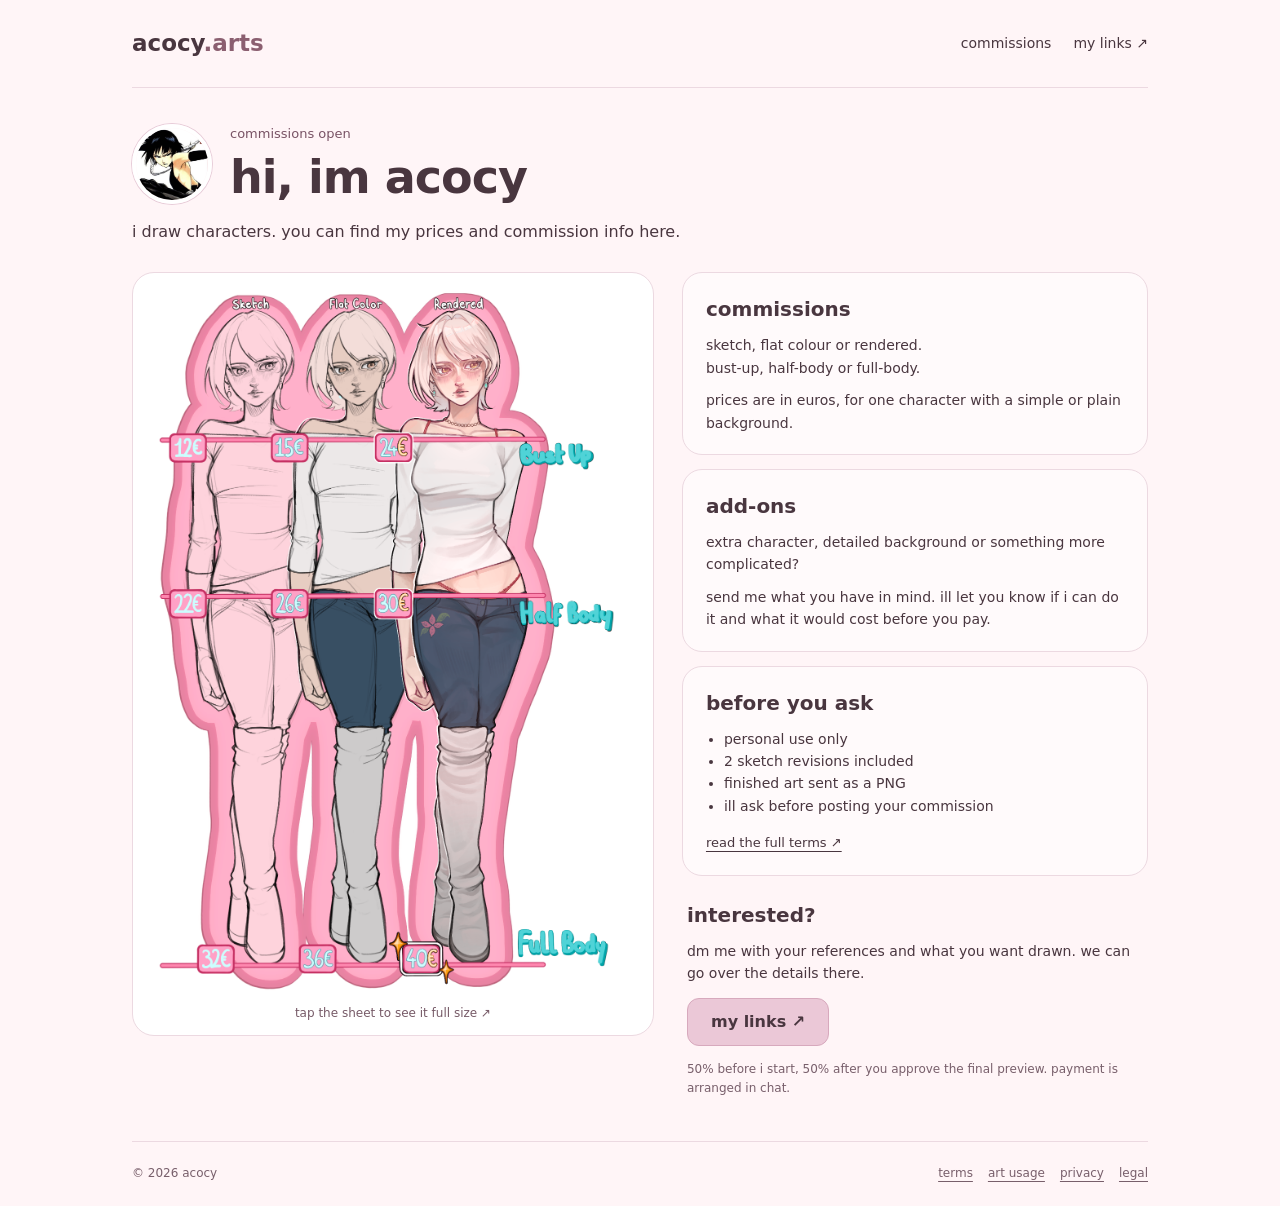
<file: index.html>
<!doctype html>
<html lang="en"><head><meta charset="utf-8"><meta name="viewport" content="width=device-width,initial-scale=1"><meta name="theme-color" content="#fff5f7"><meta name="description" content="Art and commission info by acocy. See the sheet, read the details and get in touch."><title>acocy — art & commissions</title><link rel="icon" href="assets/favicon.png" type="image/png"><link rel="stylesheet" href="showcase.css"><script src="site-config.js" defer></script><script src="showcase.js" defer></script></head>
<body><a class="skip" href="#main">skip to content</a><div class="page">
<header><a class="brand" href="index.html">acocy<span>.arts</span></a><nav aria-label="Main navigation"><a href="#prices">commissions</a><a href="links.html">my links ↗</a></nav></header>
<main id="main"><section class="intro"><div class="identity"><img class="avatar" src="assets/acocy-avatar.png" width="80" height="80" alt="acocy's profile picture"><div><p class="status" data-status>commissions open</p><h1>hi, im acocy</h1></div></div><p>i draw characters. you can find my prices and commission info here.</p></section>
<section class="commission-layout" aria-label="Commission information"><div class="sheet" id="prices"><a href="assets/acocy-original-commission-sheet.png" target="_blank" rel="noopener" aria-label="Open the full commission sheet"><img src="assets/acocy-commission-sheet.png" width="1216" height="1731" alt="Acocy's commission sheet with sketch, flat colour and rendered examples and prices"></a><p>tap the sheet to see it full size ↗</p></div>
<div class="details"><section class="card"><h2>commissions</h2><p>sketch, flat colour or rendered.<br>bust-up, half-body or full-body.</p><p>prices are in euros, for one character with a simple or plain background.</p></section>
<section class="card"><h2>add-ons</h2><p>extra character, detailed background or something more complicated?</p><p>send me what you have in mind. ill let you know if i can do it and what it would cost before you pay.</p></section>
<section class="card"><h2>before you ask</h2><ul><li>personal use only</li><li>2 sketch revisions included</li><li>finished art sent as a PNG</li><li>ill ask before posting your commission</li></ul><a class="text-link" href="terms.html">read the full terms ↗</a></section>
<section class="contact" id="contact"><h2>interested?</h2><p>dm me with your references and what you want drawn. we can go over the details there.</p><a class="button" href="links.html">my links ↗</a><p class="small">50% before i start, 50% after you approve the final preview. payment is arranged in chat.</p></section></div></section></main><footer><span>© <span data-year>2026</span> acocy</span><nav aria-label="Policies"><a href="terms.html">terms</a><a href="copyright.html">art usage</a><a href="privacy.html">privacy</a><a href="legal.html">legal</a></nav></footer></div></body></html>
</file>
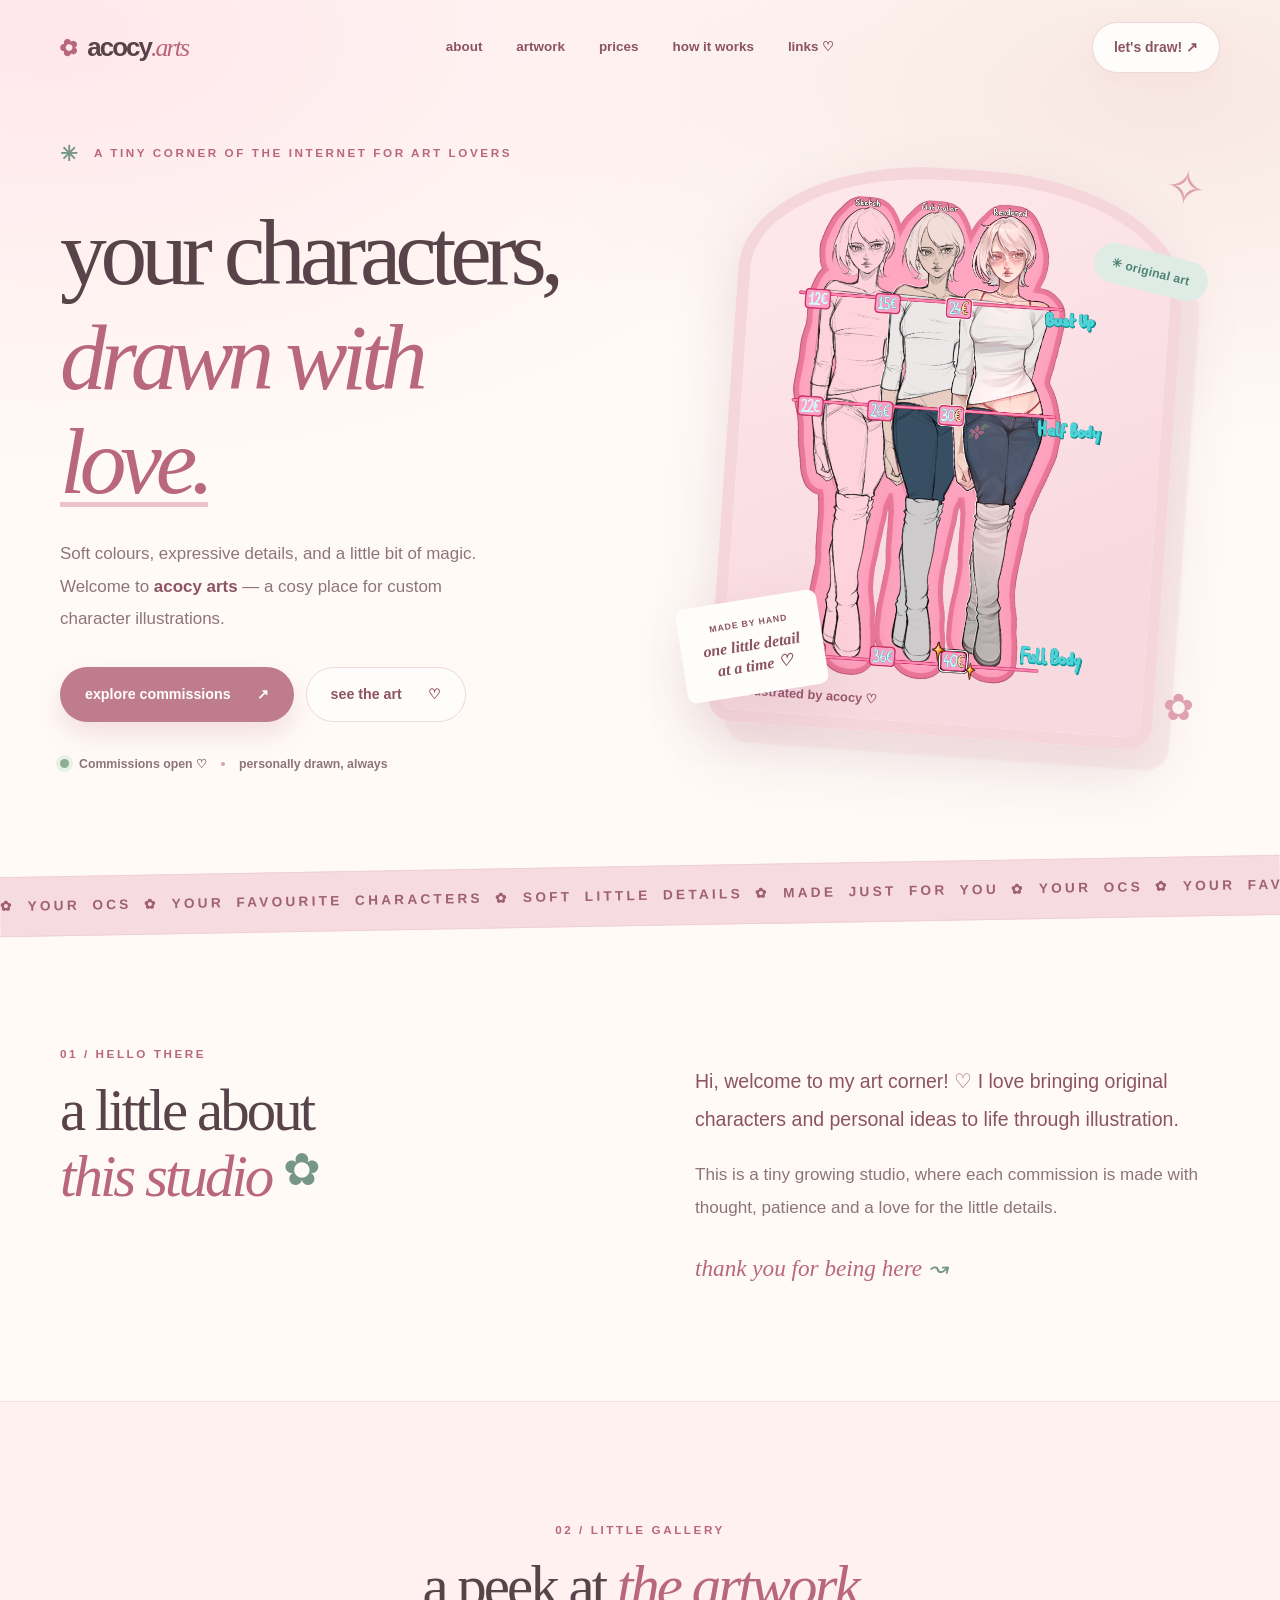
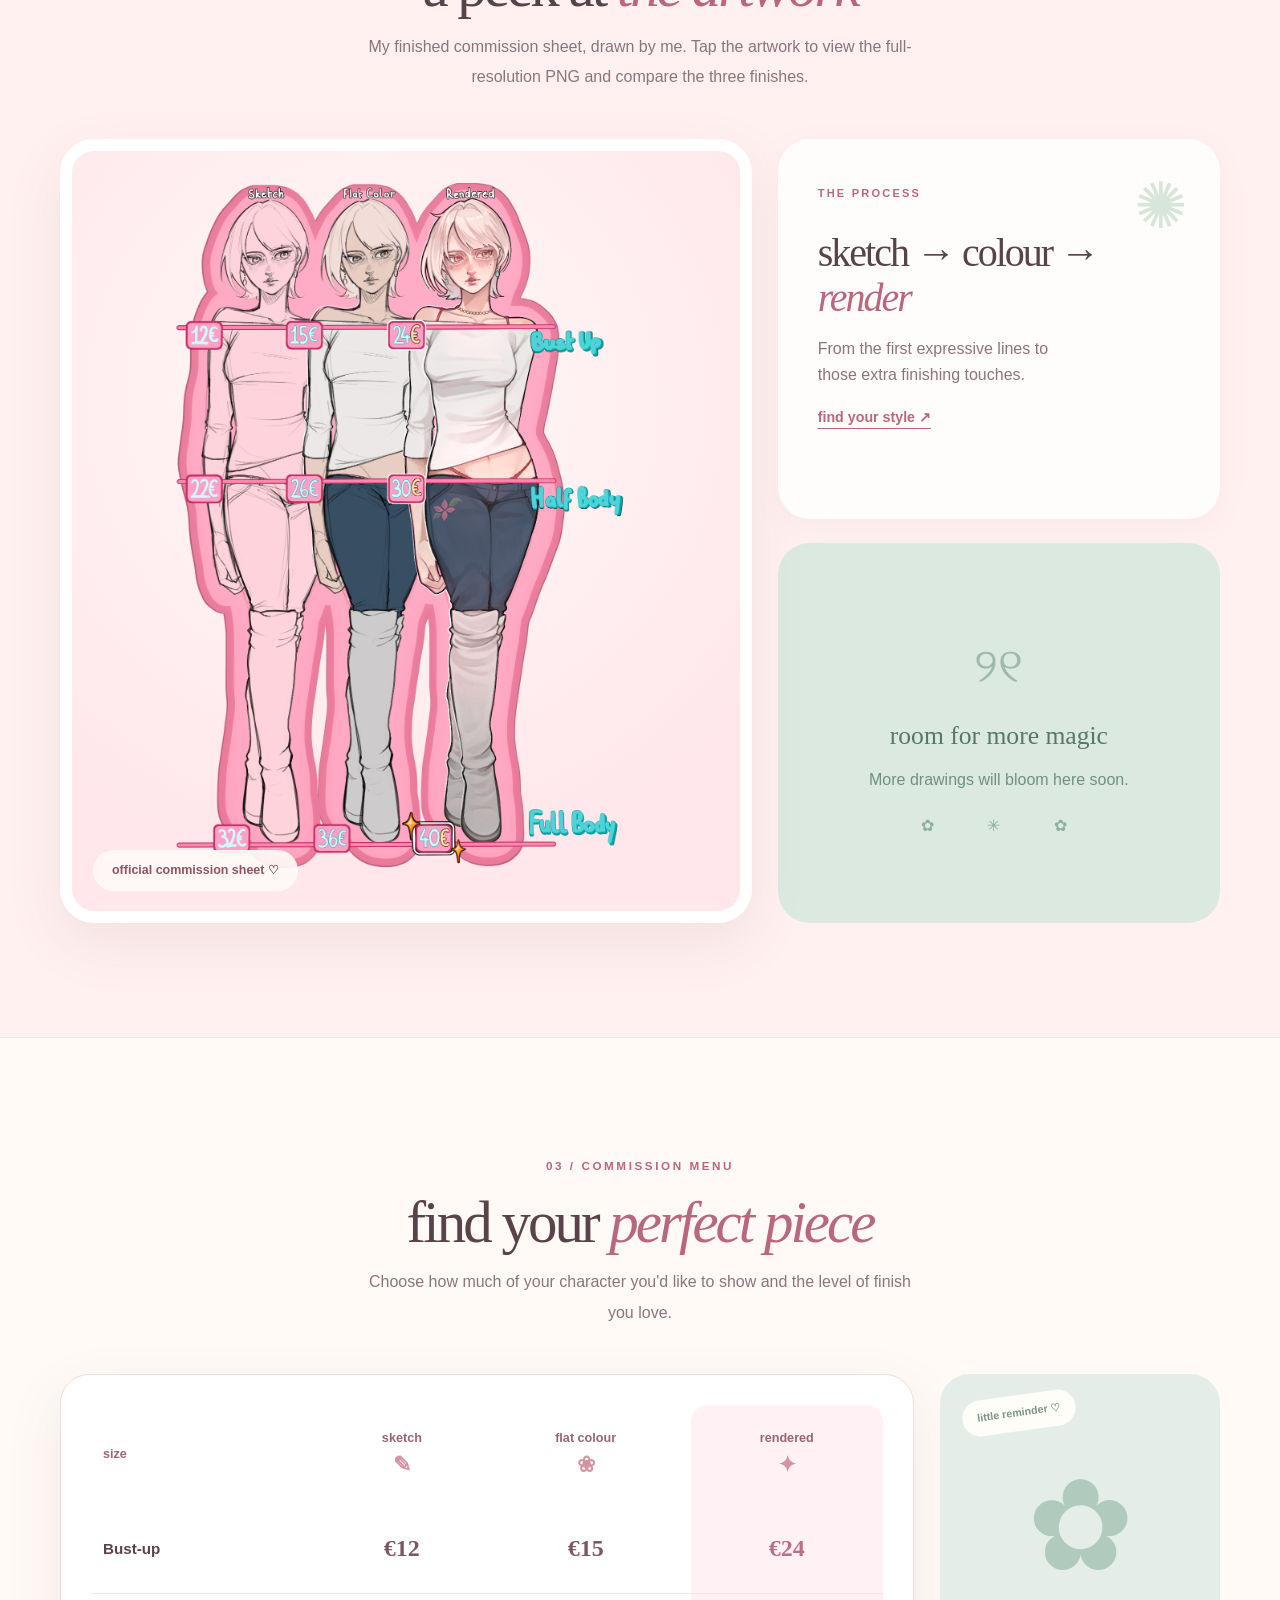
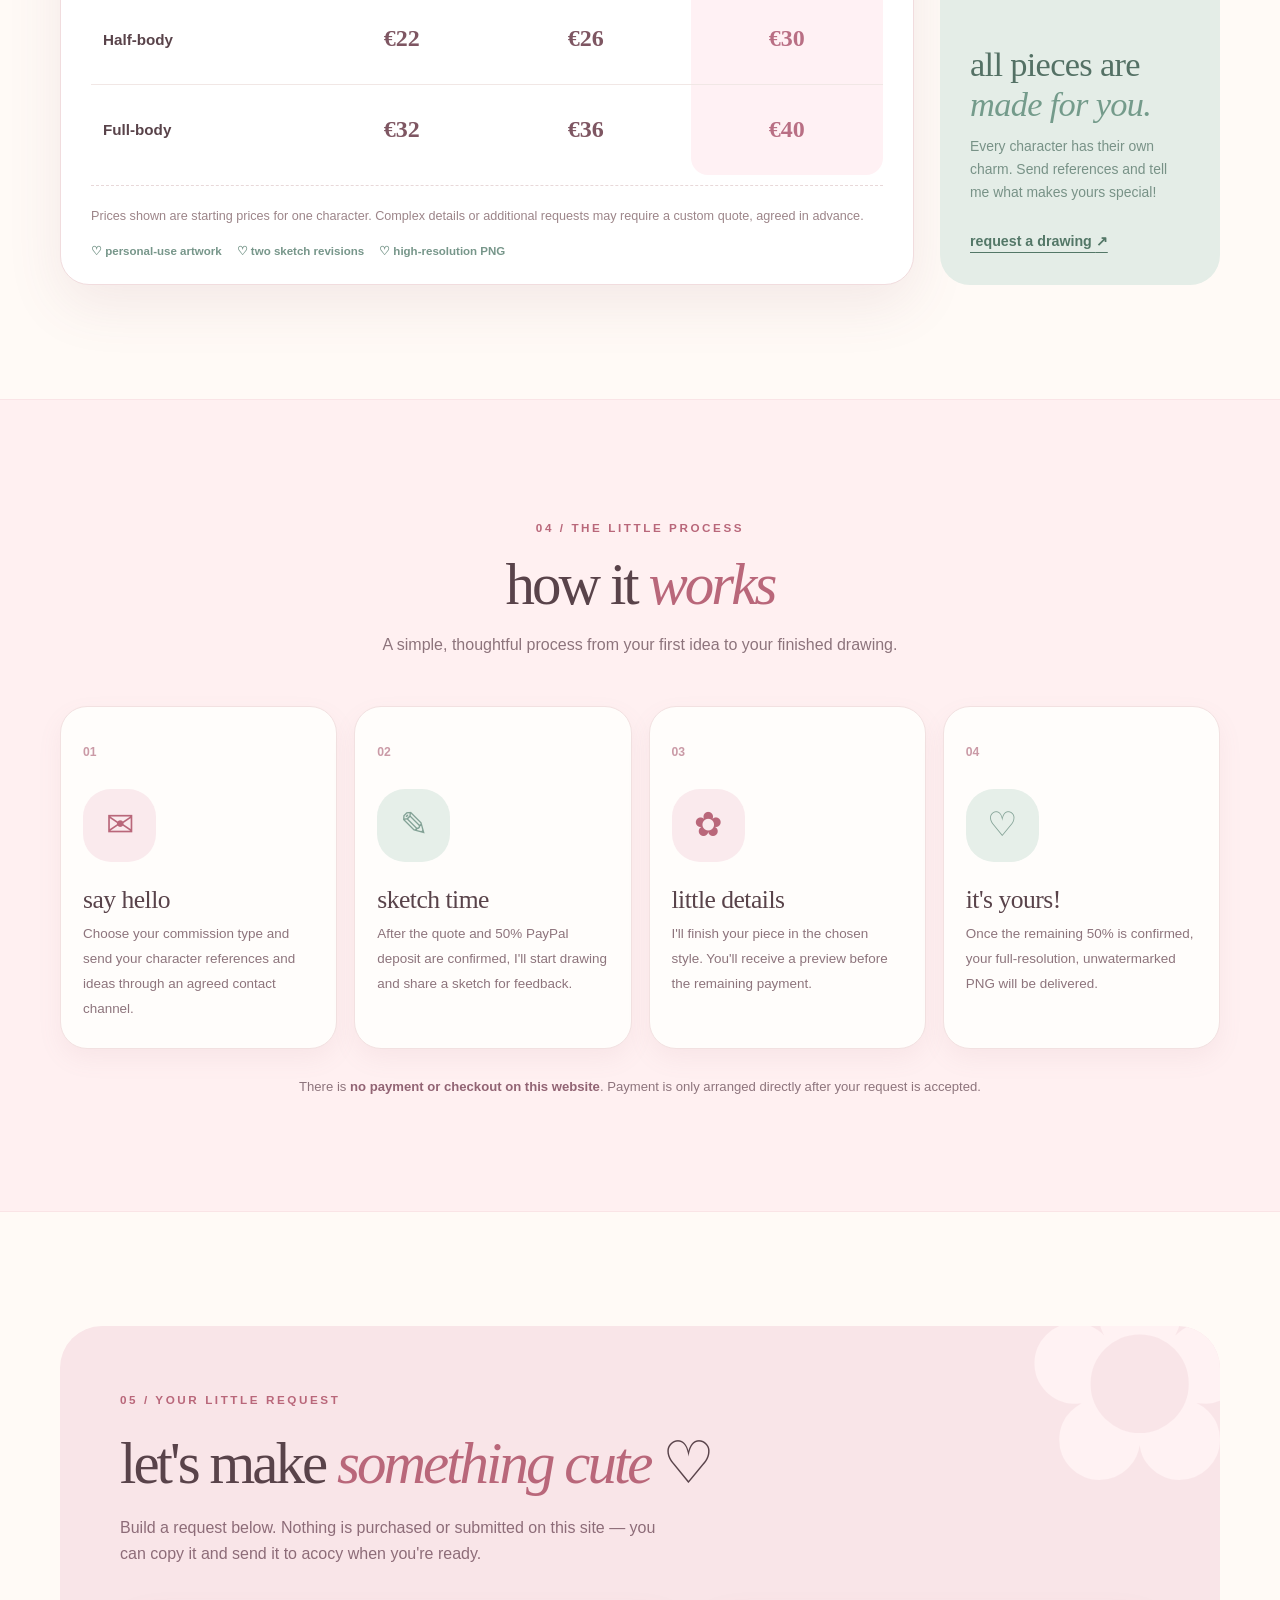
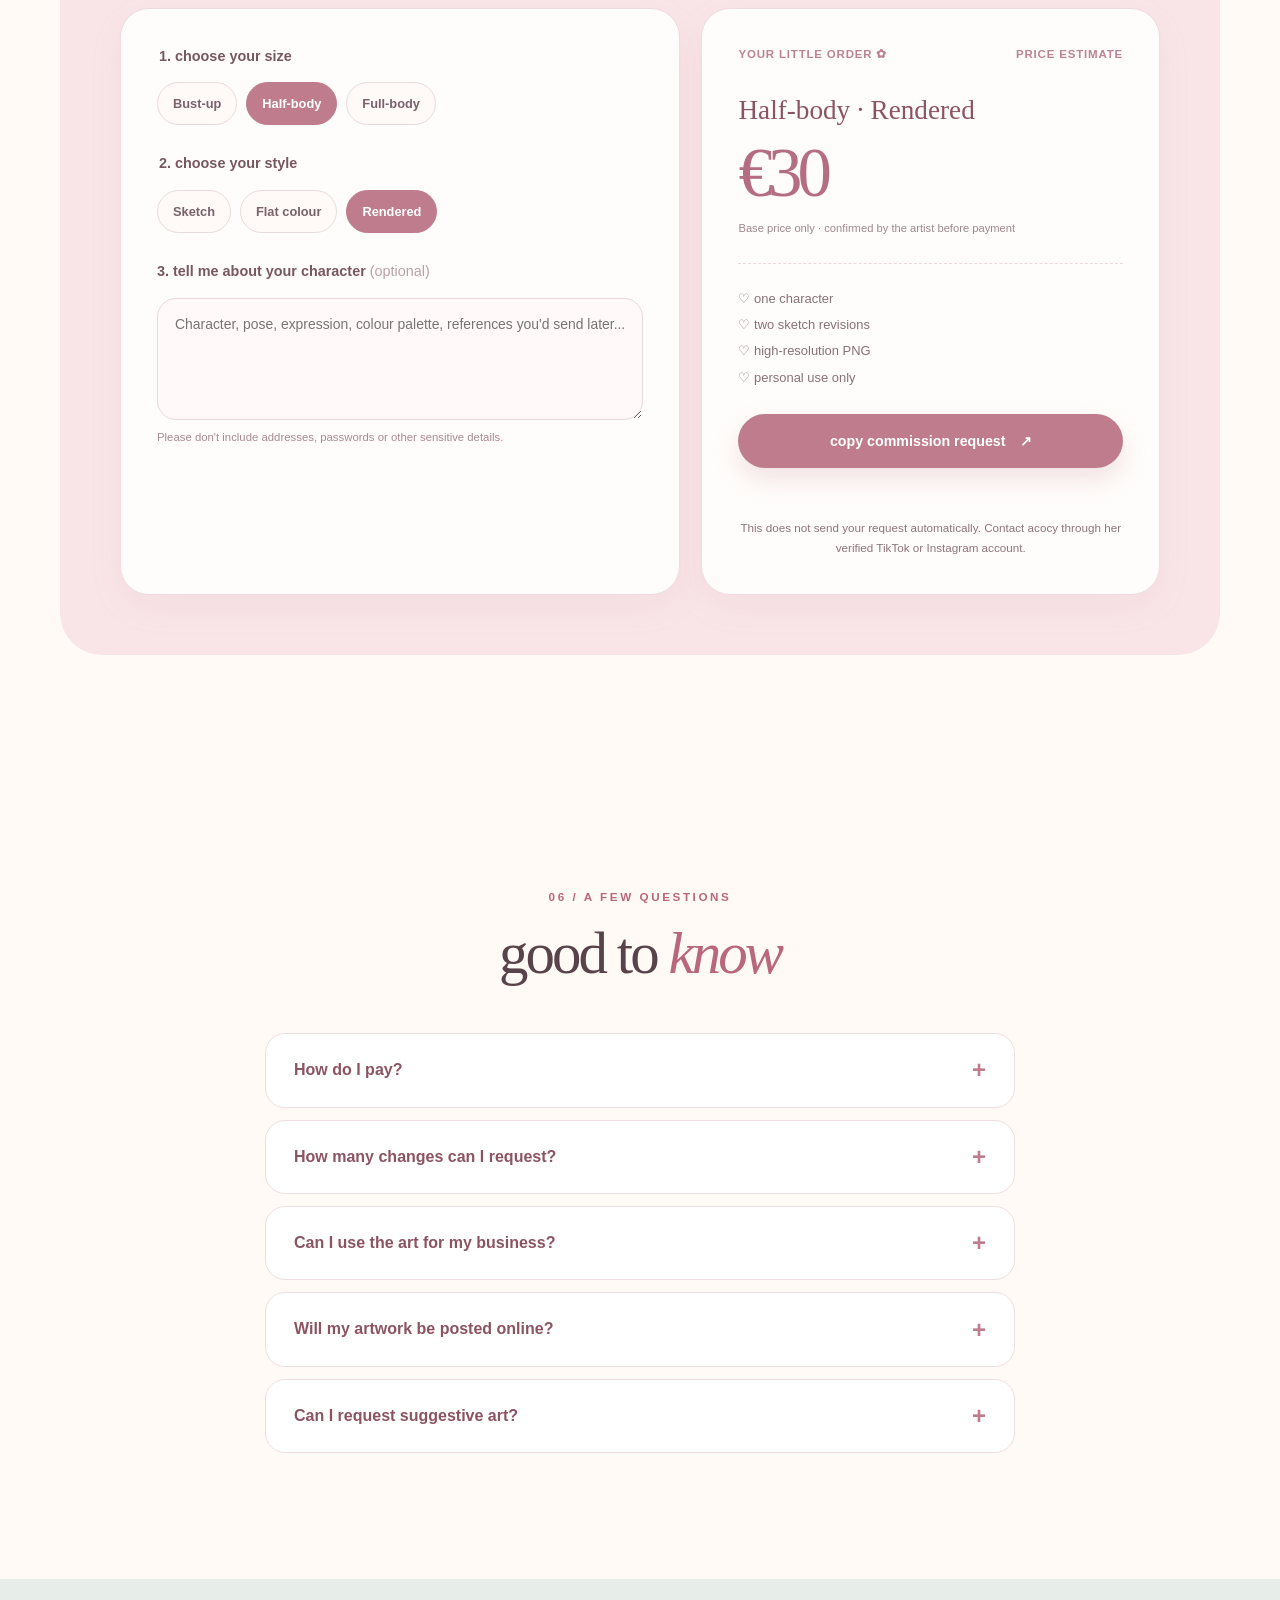
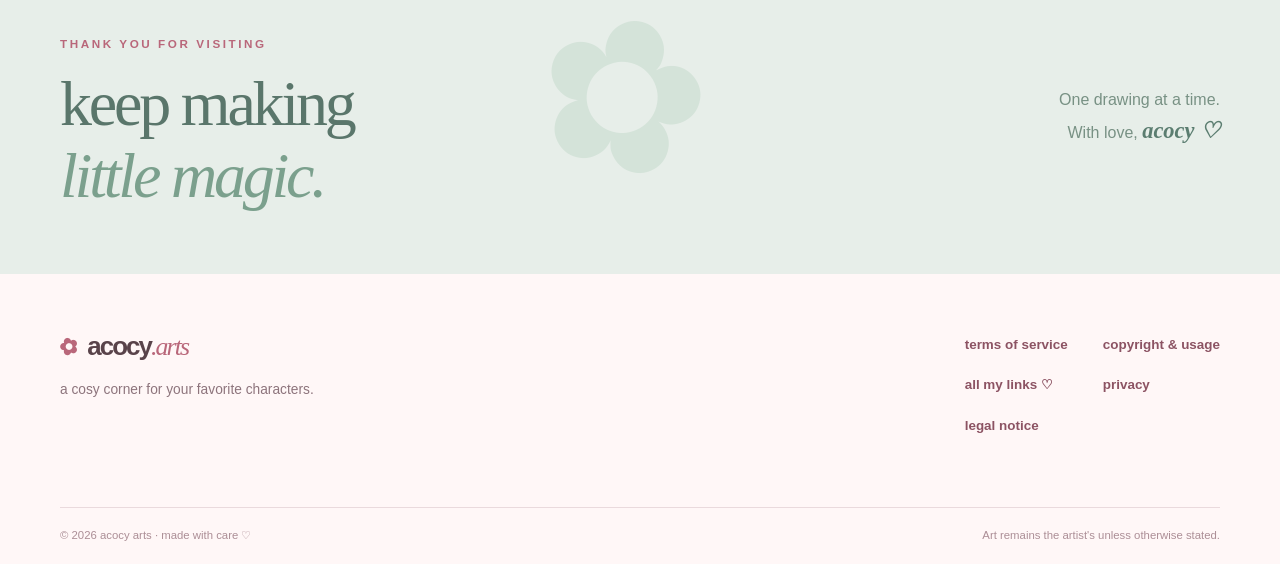
<file: acocy-arts-website-v2/acocy-arts-site/index.html>
<!doctype html>
<html lang="en">
<head>
  <meta charset="utf-8">
  <meta name="viewport" content="width=device-width, initial-scale=1">
  <meta name="theme-color" content="#fff7f6">
  <meta name="description" content="acocy arts — cosy custom character portraits, drawn with care. Explore commission prices, choose your style, and send a commission request. No checkout or payments on this website.">
  <title>acocy arts — made with a little love ♡</title>
  <link rel="icon" href="assets/favicon.svg" type="image/svg+xml">
  <link rel="stylesheet" href="styles.css">
  <script src="site-config.js" defer></script>
  <script src="script.js" defer></script>
</head>
<body>
  <a class="skip-link" href="#main">Skip to content</a>
  <div class="top-wash" aria-hidden="true"></div>
  <header class="site-header">
    <div class="header-inner shell">
      <a class="logo" href="#home" aria-label="acocy arts home"><span class="logo-flower">✿</span> acocy<span class="logo-suffix">.arts</span></a>
      <nav class="desktop-nav" aria-label="Main navigation">
        <a href="#about">about</a><a href="#work">artwork</a><a href="#pricing">prices</a><a href="#how">how it works</a><a href="links.html">links ♡</a>
      </nav>
      <a class="nav-cta" href="#request">let's draw! <span aria-hidden="true">↗</span></a>
    </div>
  </header>
  <main id="main">
    <section id="home" class="hero shell">
      <div class="hero-copy">
        <span class="eyebrow"><span class="tiny-star">✳</span> a tiny corner of the internet for art lovers</span>
        <h1>your characters,<br><em>drawn with</em><br><span class="squiggle">love.</span></h1>
        <p>Soft colours, expressive details, and a little bit of magic. Welcome to <strong>acocy arts</strong> — a cosy place for custom character illustrations.</p>
        <div class="hero-actions"><a class="btn btn-primary" href="#pricing">explore commissions <span aria-hidden="true">↗</span></a><a class="btn btn-light" href="#work">see the art <span aria-hidden="true">♡</span></a></div>
        <div class="hero-note"><span class="status-dot" aria-hidden="true"></span><span id="hero-status">Commissions open ♡</span><span class="note-divider" aria-hidden="true"></span> <span>personally drawn, always</span></div>
      </div>
      <div class="hero-visual">
        <div class="circle-doodle circle-one" aria-hidden="true">✧</div><div class="circle-doodle circle-two" aria-hidden="true">✿</div>
        <div class="hero-image-frame"><img src="assets/acocy-commission-sheet.png" alt="Original commission sheet artwork by acocy, showing sketch, flat colour, and rendered character examples" width="1216" height="1731"><span class="frame-credit">illustrated by acocy ♡</span></div>
        <div class="floating-note"><span>made by hand</span><strong>one little detail<br>at a time ♡</strong></div>
        <span class="illustration-stamp">✳ original art</span>
      </div>
    </section>
    <div class="marquee-ribbon" aria-label="Custom art with care"><div class="ribbon-content" aria-hidden="true">✿ your ocs ✿ your favourite characters ✿ soft little details ✿ made just for you ✿ your ocs ✿ your favourite characters ✿ soft little details ✿ made just for you ✿</div></div>
    <section id="about" class="intro shell section-space">
      <div class="section-heading slim"><span class="eyebrow">01 / hello there</span><h2>a little about<br><em>this studio</em> <span class="mini-flower">✿</span></h2></div>
      <div class="intro-copy"><p>Hi, welcome to my art corner! <span aria-hidden="true">♡</span> I love bringing original characters and personal ideas to life through illustration.</p><p>This is a tiny growing studio, where each commission is made with thought, patience and a love for the little details.</p><div class="intro-signoff">thank you for being here <span>↝</span></div></div>
    </section>
    <section id="work" class="work-section section-space">
      <div class="shell">
        <div class="section-heading centered"><span class="eyebrow">02 / little gallery</span><h2>a peek at <em>the artwork</em></h2><p>My finished commission sheet, drawn by me. Tap the artwork to view the full-resolution PNG and compare the three finishes.</p></div>
        <div class="portfolio-grid">
          <div class="portfolio-feature"><a class="portfolio-image-link" href="assets/acocy-original-commission-sheet.png" target="_blank" rel="noopener" aria-label="Open acocy’s finished commission sheet in full resolution"><img src="assets/acocy-commission-sheet.png" alt="Finished commission sheet by acocy: sketch, flat colour and rendered versions, with prices for bust-up, half-body and full-body" loading="lazy" width="1216" height="1731"></a><span class="image-label">official commission sheet ♡</span></div>
          <div class="portfolio-side">
            <div class="style-note-card"><span class="card-sparkle" aria-hidden="true">✺</span><span class="small-label">the process</span><h3>sketch → colour → <em>render</em></h3><p>From the first expressive lines to those extra finishing touches.</p><a href="#pricing">find your style <span aria-hidden="true">↗</span></a></div>
            <div class="future-gallery"><span class="little-bow" aria-hidden="true">୨୧</span><strong>room for more magic</strong><p>More drawings will bloom here soon.</p><div class="tiny-daisies" aria-hidden="true">✿ &nbsp; ✳ &nbsp; ✿</div></div>
          </div>
        </div>
      </div>
    </section>
    <section id="pricing" class="pricing-section shell section-space">
      <div class="section-heading centered"><span class="eyebrow">03 / commission menu</span><h2>find your <em>perfect piece</em></h2><p>Choose how much of your character you'd like to show and the level of finish you love.</p></div>
      <div class="pricing-layout">
        <div class="pricing-table-wrap"><table class="price-table"><caption class="sr-only">Commission prices in euros by drawing size and style</caption><thead><tr><th scope="col">size</th><th scope="col">sketch <span>✎</span></th><th scope="col">flat colour <span>❀</span></th><th class="render-head" scope="col">rendered <span>✦</span></th></tr></thead><tbody id="price-body"><tr><th scope="row">Bust-up</th><td>€12</td><td>€15</td><td>€24</td></tr><tr><th scope="row">Half-body</th><td>€22</td><td>€26</td><td>€30</td></tr><tr><th scope="row">Full-body</th><td>€32</td><td>€36</td><td>€40</td></tr></tbody></table><p class="pricing-footnote">Prices shown are starting prices for one character. Complex details or additional requests may require a custom quote, agreed in advance.</p><div class="included-list"><span>♡ personal-use artwork</span><span>♡ two sketch revisions</span><span>♡ high-resolution PNG</span></div></div>
        <aside class="menu-aside"><div class="menu-aside-sticker">little reminder ♡</div><div class="menu-aside-illustration" aria-hidden="true">✿</div><h3>all pieces are<br><em>made for you.</em></h3><p>Every character has their own charm. Send references and tell me what makes yours special!</p><a href="#request">request a drawing <span aria-hidden="true">↗</span></a></aside>
      </div>
    </section>
    <section id="how" class="how-section section-space"><div class="shell"><div class="section-heading centered"><span class="eyebrow">04 / the little process</span><h2>how it <em>works</em></h2><p>A simple, thoughtful process from your first idea to your finished drawing.</p></div><div class="steps-grid"><article class="step-card"><span class="step-number">01</span><div class="step-icon" aria-hidden="true">✉</div><h3>say hello</h3><p>Choose your commission type and send your character references and ideas through an agreed contact channel.</p></article><article class="step-card"><span class="step-number">02</span><div class="step-icon" aria-hidden="true">✎</div><h3>sketch time</h3><p>After the quote and 50% PayPal deposit are confirmed, I'll start drawing and share a sketch for feedback.</p></article><article class="step-card"><span class="step-number">03</span><div class="step-icon" aria-hidden="true">✿</div><h3>little details</h3><p>I'll finish your piece in the chosen style. You'll receive a preview before the remaining payment.</p></article><article class="step-card"><span class="step-number">04</span><div class="step-icon" aria-hidden="true">♡</div><h3>it's yours!</h3><p>Once the remaining 50% is confirmed, your full-resolution, unwatermarked PNG will be delivered.</p></article></div><p class="process-note">There is <strong>no payment or checkout on this website</strong>. Payment is only arranged directly after your request is accepted.</p></div></section>
    <section id="request" class="request-section shell section-space"><div class="request-panel"><div class="request-heading"><span class="eyebrow">05 / your little request</span><h2>let's make <em>something cute</em> ♡</h2><p>Build a request below. Nothing is purchased or submitted on this site — you can copy it and send it to acocy when you're ready.</p></div><div class="request-builder"><div class="builder-controls"><fieldset><legend>1. choose your size</legend><div id="size-options" class="choice-group" aria-label="Commission size"></div></fieldset><fieldset><legend>2. choose your style</legend><div id="style-options" class="choice-group" aria-label="Art style"></div></fieldset><label class="note-label" for="request-notes">3. tell me about your character <span>(optional)</span></label><textarea id="request-notes" rows="4" maxlength="800" placeholder="Character, pose, expression, colour palette, references you'd send later..." aria-describedby="notes-hint"></textarea><span id="notes-hint" class="input-hint">Please don't include addresses, passwords or other sensitive details.</span></div><div class="builder-summary"><div class="summary-top"><span>your little order <span aria-hidden="true">✿</span></span><span>price estimate</span></div><p id="summary-name" class="summary-name">Half-body · Rendered</p><div id="summary-price" class="summary-price">€30</div><p class="summary-caption">Base price only · confirmed by the artist before payment</p><div class="summary-includes"><p>♡ one character</p><p>♡ two sketch revisions</p><p>♡ high-resolution PNG</p><p>♡ personal use only</p></div><button id="copy-request" class="btn btn-primary copy-btn" type="button">copy commission request <span aria-hidden="true">↗</span></button><p id="copy-feedback" class="copy-feedback" role="status" aria-live="polite"></p><div id="social-links" class="contact-actions" hidden></div><p class="contact-hint">This does not send your request automatically. Contact acocy through her verified TikTok or Instagram account.</p></div></div></div></section>
    <section class="faq-section shell section-space"><div class="section-heading centered"><span class="eyebrow">06 / a few questions</span><h2>good to <em>know</em></h2></div><div class="faq-list"><details><summary>How do I pay?</summary><p>After your request is accepted, payment is arranged directly via PayPal Goods &amp; Services. Pay 50% before the drawing begins and 50% after the final preview is approved, before receiving the finished PNG. There is no website checkout.</p></details><details><summary>How many changes can I request?</summary><p>Two reasonable revision requests are included during the sketch stage. Larger changes after approval may need a new quote. Mistakes against the agreed brief will be corrected as appropriate, without taking away your legal rights.</p></details><details><summary>Can I use the art for my business?</summary><p>Not at this time. Commissions are licensed for personal, non-commercial use only. Commercial licensing is currently unavailable.</p></details><details><summary>Will my artwork be posted online?</summary><p>Only if you give permission. I'll ask before sharing your commissioned artwork in my portfolio or on social media.</p></details><details><summary>Can I request suggestive art?</summary><p>Mild, non-explicit suggestive artwork may be considered at the artist's discretion. Explicit sexual content, sexualized minors, hateful content and other requests outside the artist's boundaries are not accepted.</p></details></div></section>
    <section class="goodbye-section"><div class="shell goodbye-inner"><span class="goodbye-flower" aria-hidden="true">✿</span><div><span class="eyebrow">thank you for visiting</span><h2>keep making<br><em>little magic.</em></h2></div><p>One drawing at a time.<br>With love, <strong>acocy ♡</strong></p></div></section>
  </main>
  <footer class="site-footer"><div class="shell footer-main"><div><a class="logo footer-logo" href="#home"><span class="logo-flower">✿</span> acocy<span class="logo-suffix">.arts</span></a><p>a cosy corner for your favorite characters.</p></div><div class="footer-links"><a href="terms.html">terms of service</a><a href="copyright.html">copyright &amp; usage</a><a href="links.html">all my links ♡</a><a href="privacy.html">privacy</a><a href="legal.html">legal notice</a></div></div><div class="shell footer-bottom"><span>© <span id="year">2026</span> acocy arts · made with care ♡</span><span>Art remains the artist's unless otherwise stated.</span></div></footer>
</body>
</html>
</file>
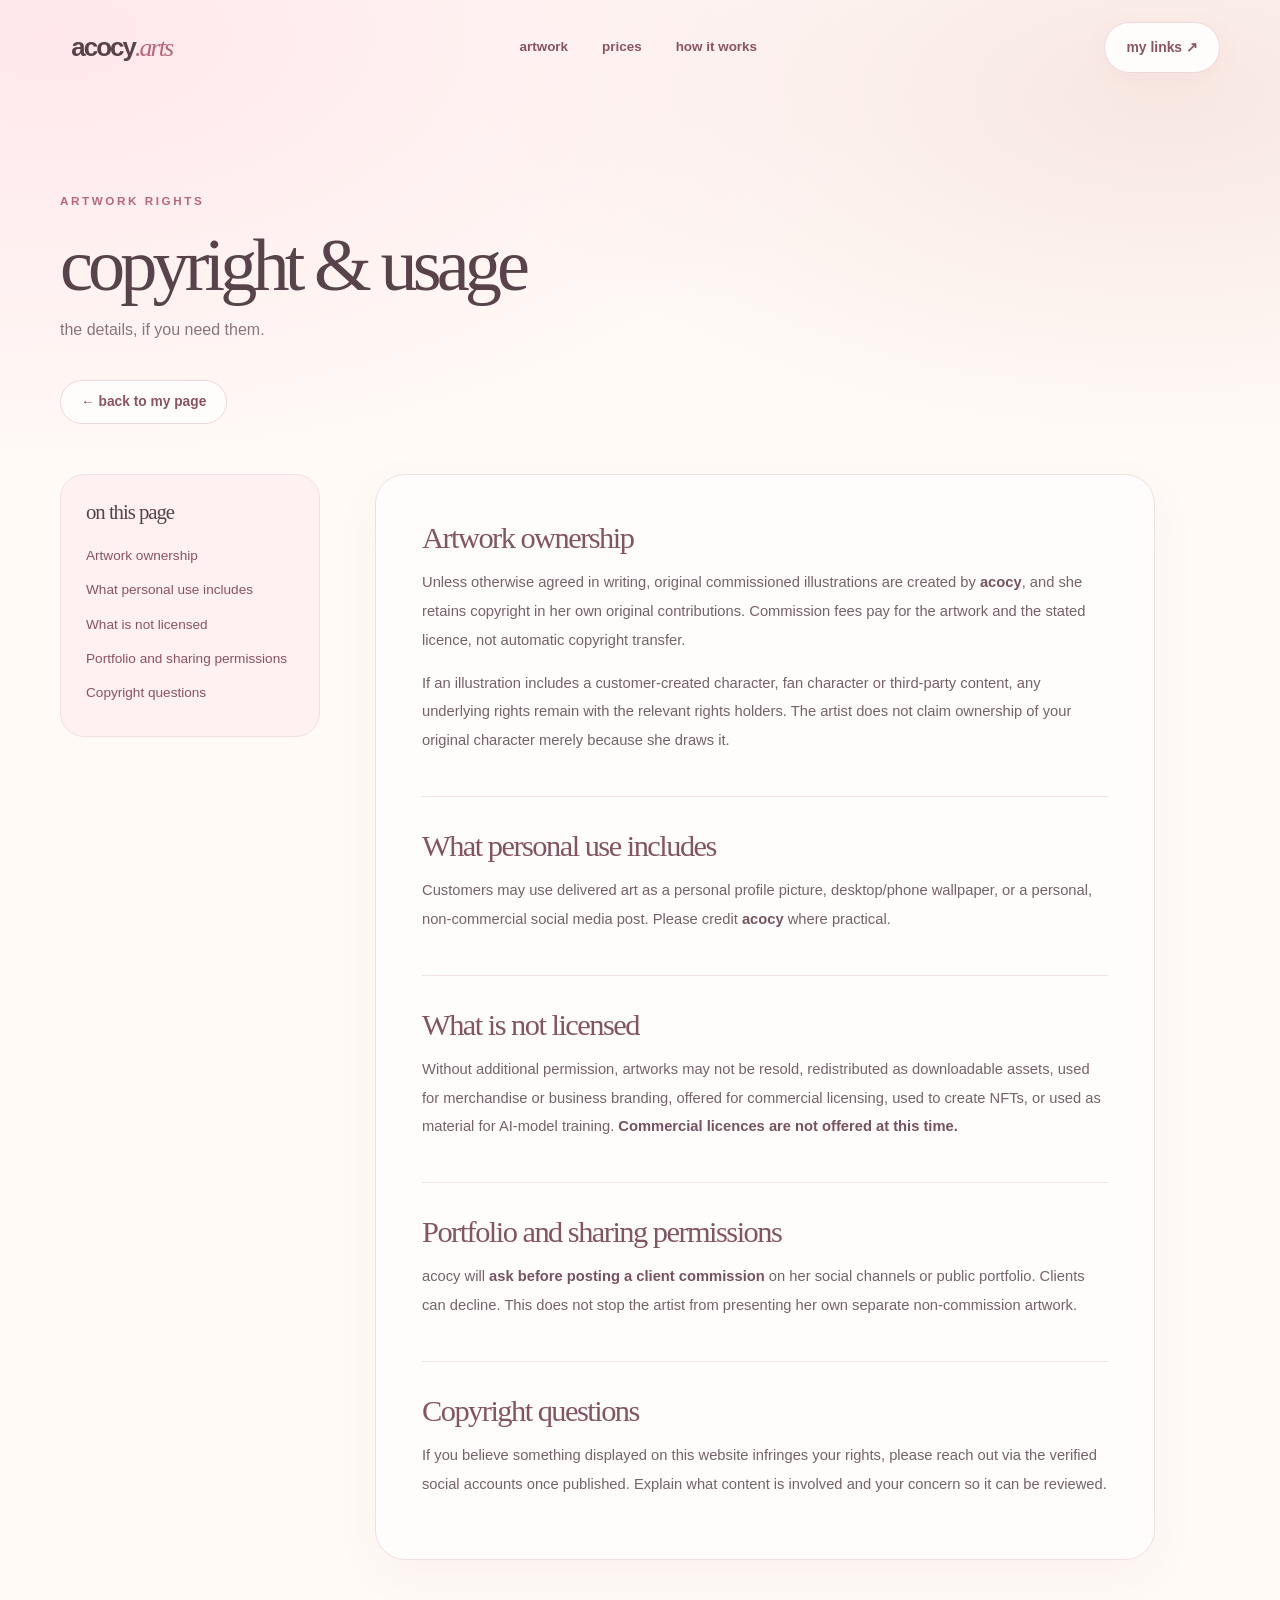
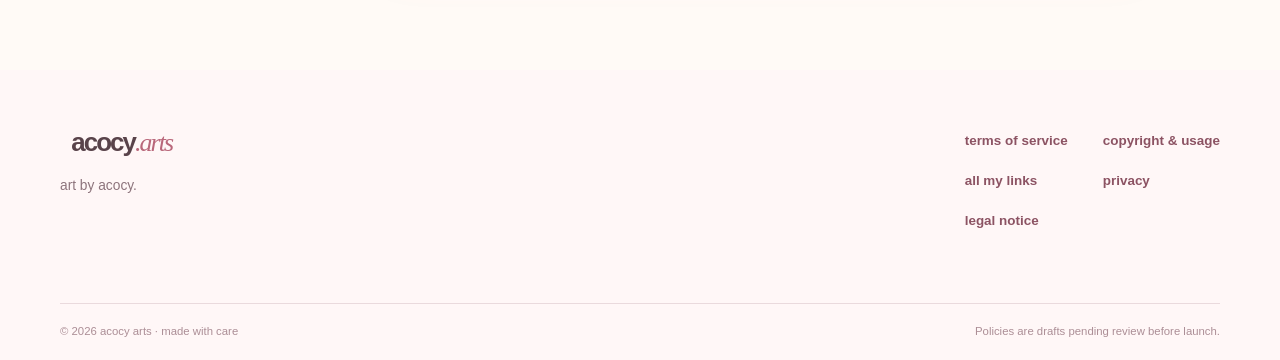
<file: copyright.html>
<!doctype html>
<html lang="en"><head><meta charset="utf-8"><meta name="viewport" content="width=device-width,initial-scale=1"><meta name="theme-color" content="#fff7f6"><meta name="description" content="copyright &amp; usage — acocy arts"><title>copyright &amp; usage · acocy arts</title><link rel="stylesheet" href="styles.css"><link rel="icon" href="assets/favicon.png" type="image/png">
</head>
<body class="legal-page"><a class="skip-link" href="#main">Skip to content</a><div class="top-wash" aria-hidden="true"></div><header class="site-header"><div class="header-inner shell"><a class="logo" href="index.html" aria-label="acocy arts home"><span class="logo-flower"></span> acocy<span class="logo-suffix">.arts</span></a><nav class="desktop-nav" aria-label="Main navigation"><a href="index.html#prices">artwork</a><a href="index.html#prices">prices</a><a href="terms.html#process">how it works</a></nav><a class="nav-cta" href="links.html">my links ↗</a></div></header>
<main id="main"><div class="shell subhero"><span class="eyebrow"> artwork rights</span><h1>copyright &amp; usage</h1><p>the details, if you need them. </p><a class="legal-back" href="index.html">← back to my page</a></div><div class="shell legal-layout"><aside class="legal-toc"><h2>on this page </h2><a href="#ownership">Artwork ownership</a><a href="#permission">What personal use includes</a><a href="#not-allowed">What is not licensed</a><a href="#sharing">Portfolio and sharing permissions</a><a href="#report">Copyright questions</a></aside><article class="legal-article"><section id="ownership"><h2>Artwork ownership</h2><p>Unless otherwise agreed in writing, original commissioned illustrations are created by <strong>acocy</strong>, and she retains copyright in her own original contributions. Commission fees pay for the artwork and the stated licence, not automatic copyright transfer.</p><p>If an illustration includes a customer-created character, fan character or third-party content, any underlying rights remain with the relevant rights holders. The artist does not claim ownership of your original character merely because she draws it.</p></section><section id="permission"><h2>What personal use includes</h2><p>Customers may use delivered art as a personal profile picture, desktop/phone wallpaper, or a personal, non-commercial social media post. Please credit <strong>acocy</strong> where practical.</p></section><section id="not-allowed"><h2>What is not licensed</h2><p>Without additional permission, artworks may not be resold, redistributed as downloadable assets, used for merchandise or business branding, offered for commercial licensing, used to create NFTs, or used as material for AI-model training. <strong>Commercial licences are not offered at this time.</strong></p></section><section id="sharing"><h2>Portfolio and sharing permissions</h2><p>acocy will <strong>ask before posting a client commission</strong> on her social channels or public portfolio. Clients can decline. This does not stop the artist from presenting her own separate non-commission artwork.</p></section><section id="report"><h2>Copyright questions</h2><p>If you believe something displayed on this website infringes your rights, please reach out via the verified social accounts once published. Explain what content is involved and your concern so it can be reviewed.</p></section></article></div></main><footer class="site-footer"><div class="shell footer-main"><div><a class="logo footer-logo" href="index.html"><span class="logo-flower"></span> acocy<span class="logo-suffix">.arts</span></a><p>art by acocy.</p></div><div class="footer-links"><a href="terms.html">terms of service</a><a href="copyright.html">copyright &amp; usage</a><a href="links.html">all my links </a><a href="privacy.html">privacy</a><a href="legal.html">legal notice</a></div></div><div class="shell footer-bottom"><span>© 2026 acocy arts · made with care </span><span>Policies are drafts pending review before launch.</span></div></footer></body></html>
</file>
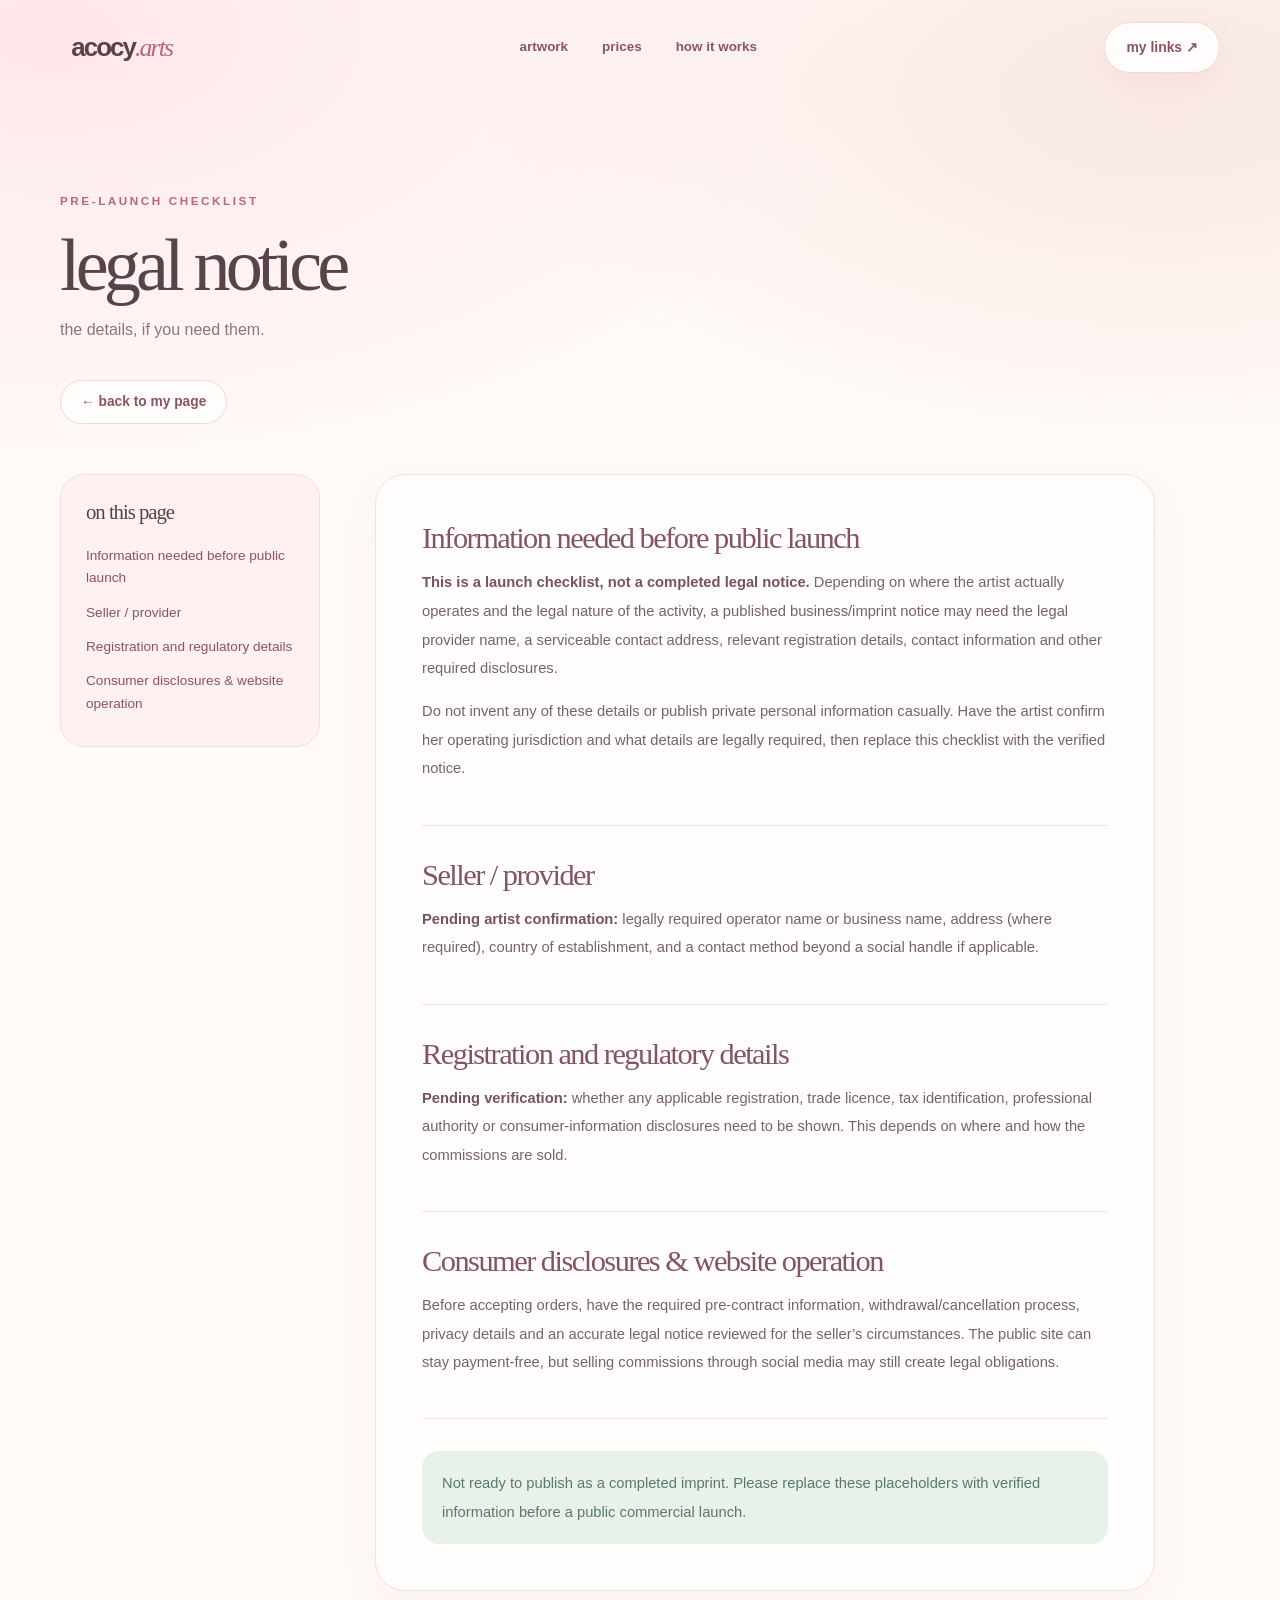
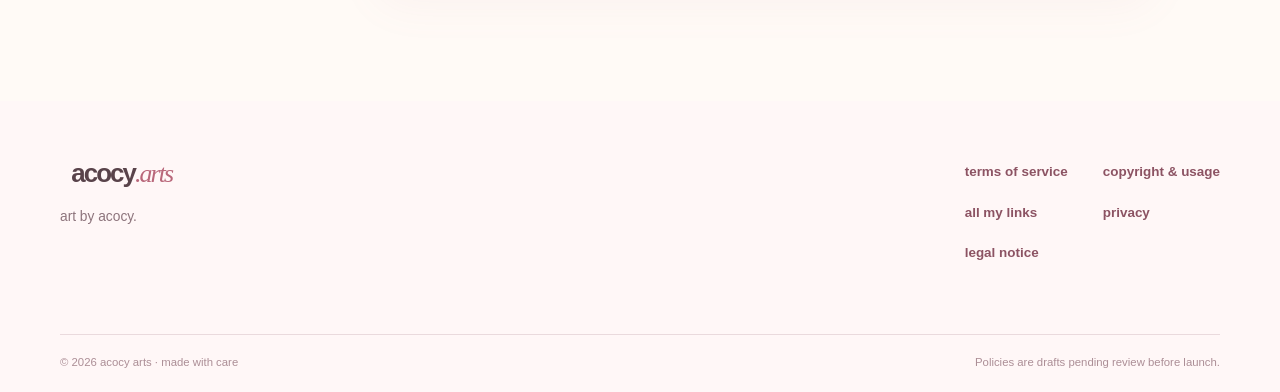
<file: legal.html>
<!doctype html>
<html lang="en"><head><meta charset="utf-8"><meta name="viewport" content="width=device-width,initial-scale=1"><meta name="theme-color" content="#fff7f6"><meta name="description" content="legal notice — acocy arts"><title>legal notice · acocy arts</title><link rel="stylesheet" href="styles.css"><link rel="icon" href="assets/favicon.png" type="image/png">
</head>
<body class="legal-page"><a class="skip-link" href="#main">Skip to content</a><div class="top-wash" aria-hidden="true"></div><header class="site-header"><div class="header-inner shell"><a class="logo" href="index.html" aria-label="acocy arts home"><span class="logo-flower"></span> acocy<span class="logo-suffix">.arts</span></a><nav class="desktop-nav" aria-label="Main navigation"><a href="index.html#prices">artwork</a><a href="index.html#prices">prices</a><a href="terms.html#process">how it works</a></nav><a class="nav-cta" href="links.html">my links ↗</a></div></header>
<main id="main"><div class="shell subhero"><span class="eyebrow"> pre-launch checklist</span><h1>legal notice</h1><p>the details, if you need them. </p><a class="legal-back" href="index.html">← back to my page</a></div><div class="shell legal-layout"><aside class="legal-toc"><h2>on this page </h2><a href="#pending">Information needed before public launch</a><a href="#seller">Seller / provider</a><a href="#registration">Registration and regulatory details</a><a href="#legal-review">Consumer disclosures &amp; website operation</a></aside><article class="legal-article"><section id="pending"><h2>Information needed before public launch</h2><p><strong>This is a launch checklist, not a completed legal notice.</strong> Depending on where the artist actually operates and the legal nature of the activity, a published business/imprint notice may need the legal provider name, a serviceable contact address, relevant registration details, contact information and other required disclosures.</p><p>Do not invent any of these details or publish private personal information casually. Have the artist confirm her operating jurisdiction and what details are legally required, then replace this checklist with the verified notice.</p></section><section id="seller"><h2>Seller / provider</h2><p><strong>Pending artist confirmation:</strong> legally required operator name or business name, address (where required), country of establishment, and a contact method beyond a social handle if applicable.</p></section><section id="registration"><h2>Registration and regulatory details</h2><p><strong>Pending verification:</strong> whether any applicable registration, trade licence, tax identification, professional authority or consumer-information disclosures need to be shown. This depends on where and how the commissions are sold.</p></section><section id="legal-review"><h2>Consumer disclosures &amp; website operation</h2><p>Before accepting orders, have the required pre-contract information, withdrawal/cancellation process, privacy details and an accurate legal notice reviewed for the seller’s circumstances. The public site can stay payment-free, but selling commissions through social media may still create legal obligations.</p></section><div class="legal-alert"><p>Not ready to publish as a completed imprint. Please replace these placeholders with verified information before a public commercial launch.</p></div></article></div></main><footer class="site-footer"><div class="shell footer-main"><div><a class="logo footer-logo" href="index.html"><span class="logo-flower"></span> acocy<span class="logo-suffix">.arts</span></a><p>art by acocy.</p></div><div class="footer-links"><a href="terms.html">terms of service</a><a href="copyright.html">copyright &amp; usage</a><a href="links.html">all my links </a><a href="privacy.html">privacy</a><a href="legal.html">legal notice</a></div></div><div class="shell footer-bottom"><span>© 2026 acocy arts · made with care </span><span>Policies are drafts pending review before launch.</span></div></footer></body></html>
</file>
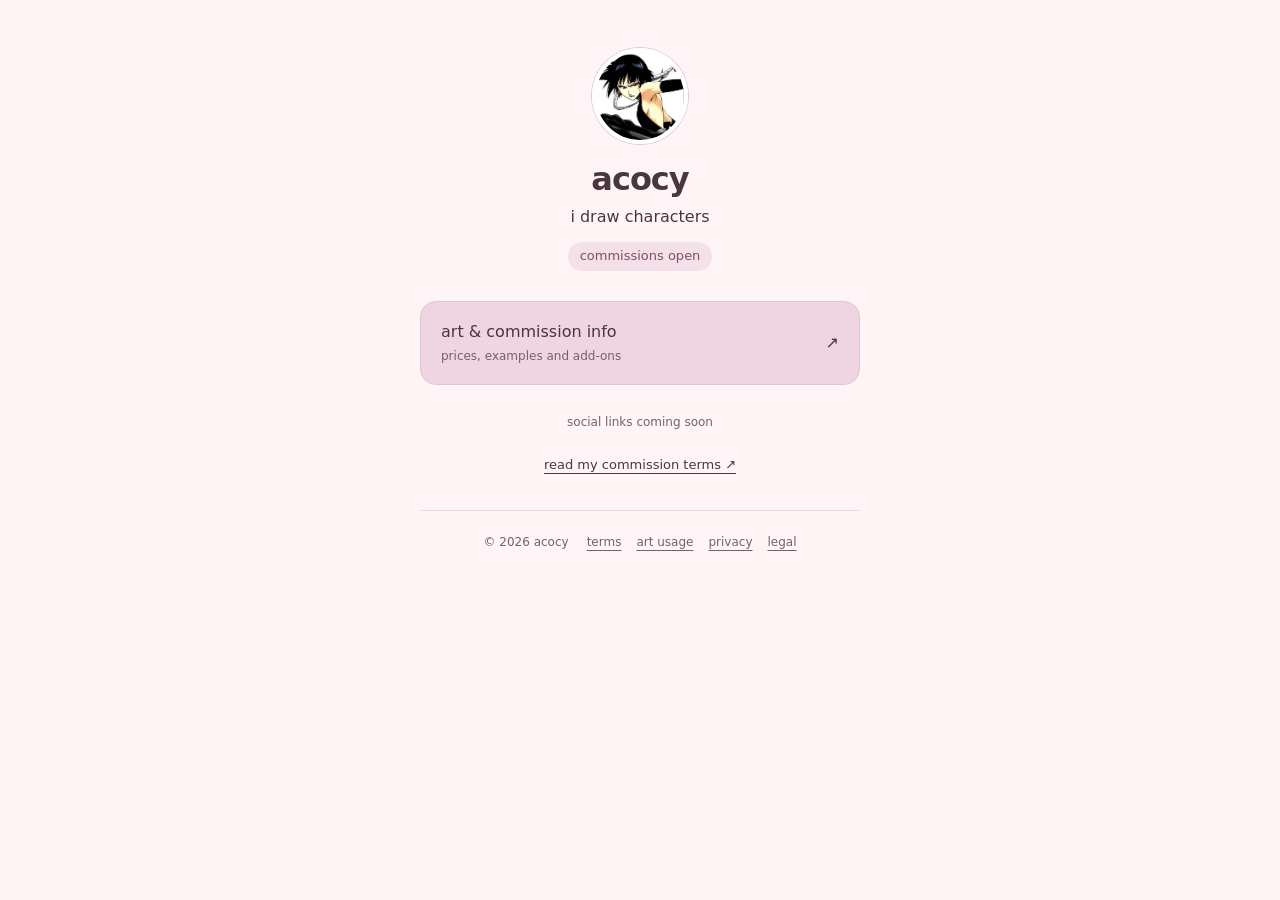
<file: links.html>
<!doctype html>
<html lang="en"><head><meta charset="utf-8"><meta name="viewport" content="width=device-width,initial-scale=1"><meta name="theme-color" content="#fff5f7"><meta name="description" content="Acocy's artwork, commission info and social links."><title>acocy — my links</title><link rel="icon" href="assets/favicon.png" type="image/png"><link rel="stylesheet" href="showcase.css"><script src="site-config.js" defer></script><script src="showcase.js" defer></script></head>
<body class="bio"><a class="skip" href="#main">skip to links</a><div class="bio-page"><main id="main"><section class="bio-profile"><img class="avatar" src="assets/acocy-avatar.png" width="96" height="96" alt="acocy's profile picture"><h1>acocy</h1><p>i draw characters</p><p class="status" data-status>commissions open</p></section><nav class="link-list" aria-label="Acocy's links"><a class="link-card primary" href="index.html"><span>art &amp; commission info<small>prices, examples and add-ons</small></span><span aria-hidden="true">↗</span></a></nav><nav id="social-links" class="link-list" aria-label="Social accounts"></nav><p id="social-empty" class="small">social links coming soon</p><a class="policy-link" href="terms.html">read my commission terms ↗</a></main><footer><span>© <span data-year>2026</span> acocy</span><nav aria-label="Policies"><a href="terms.html">terms</a><a href="copyright.html">art usage</a><a href="privacy.html">privacy</a><a href="legal.html">legal</a></nav></footer></div></body></html>
</file>
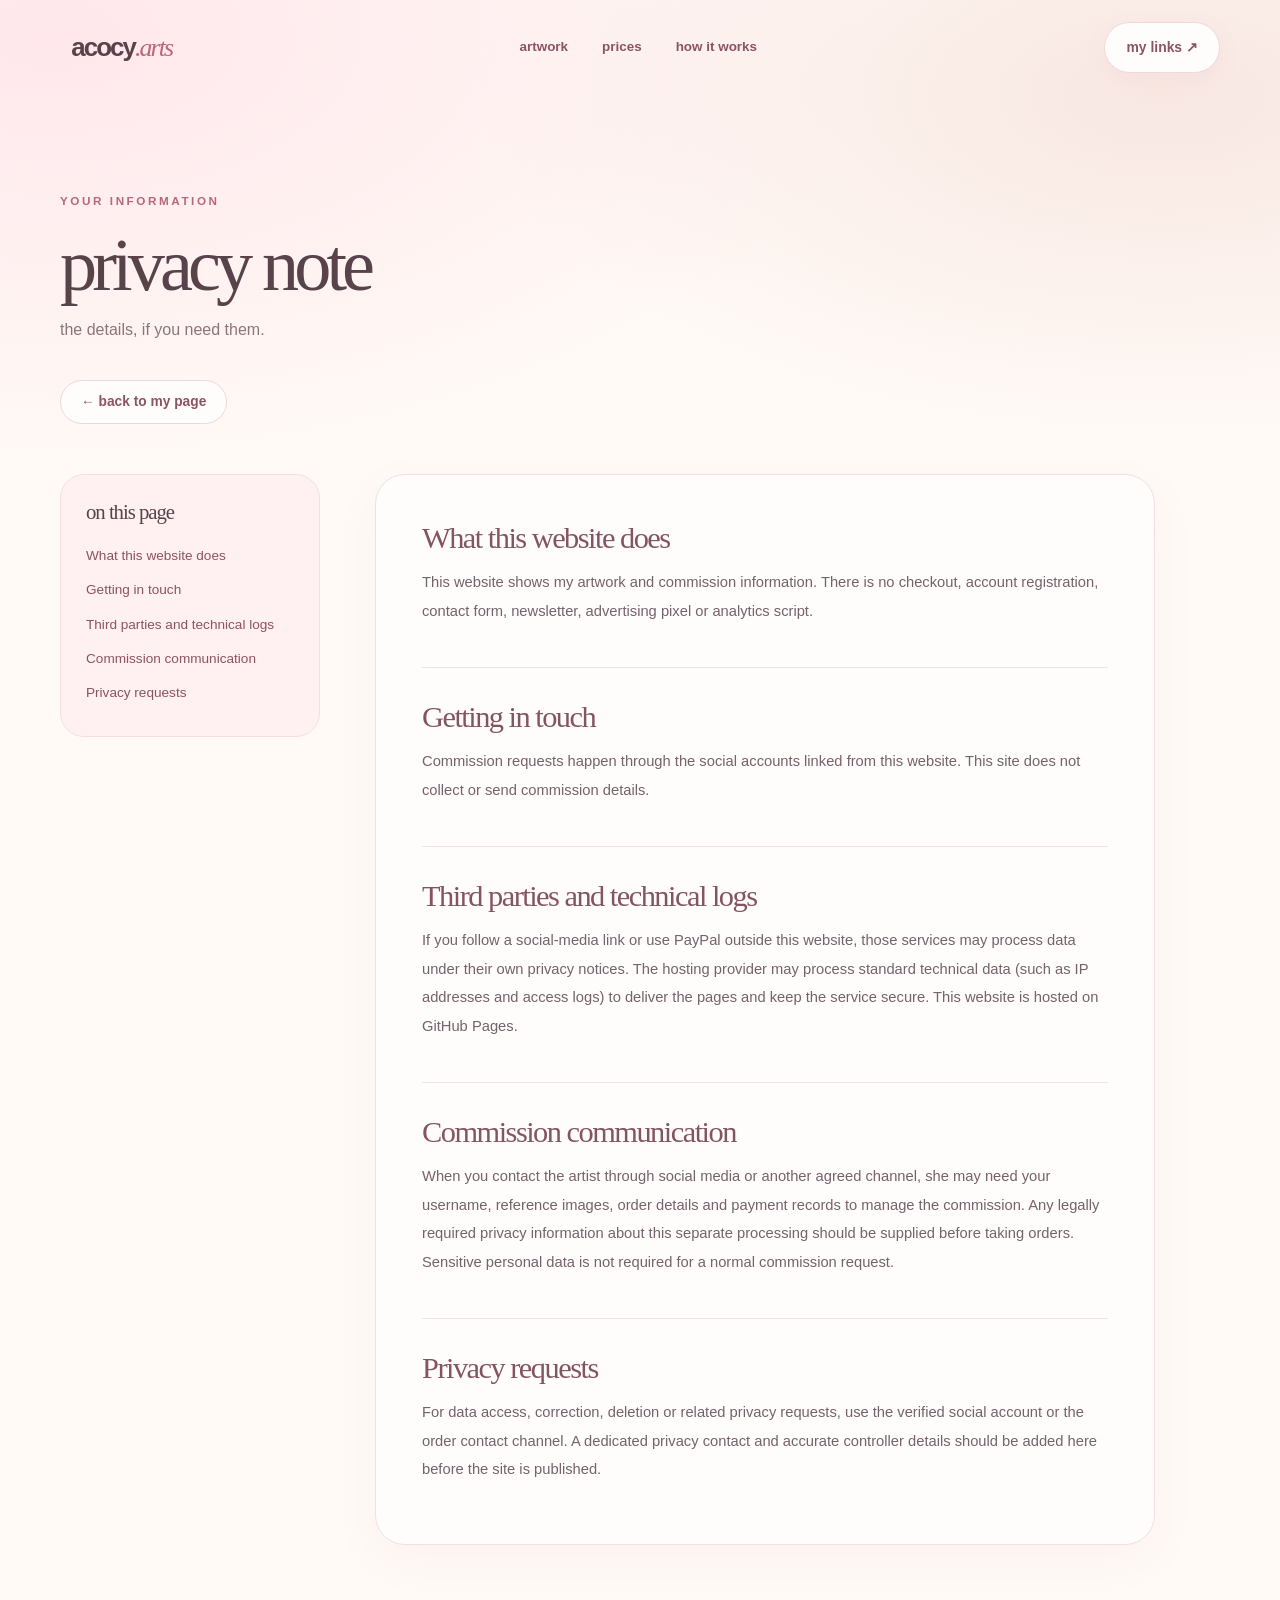
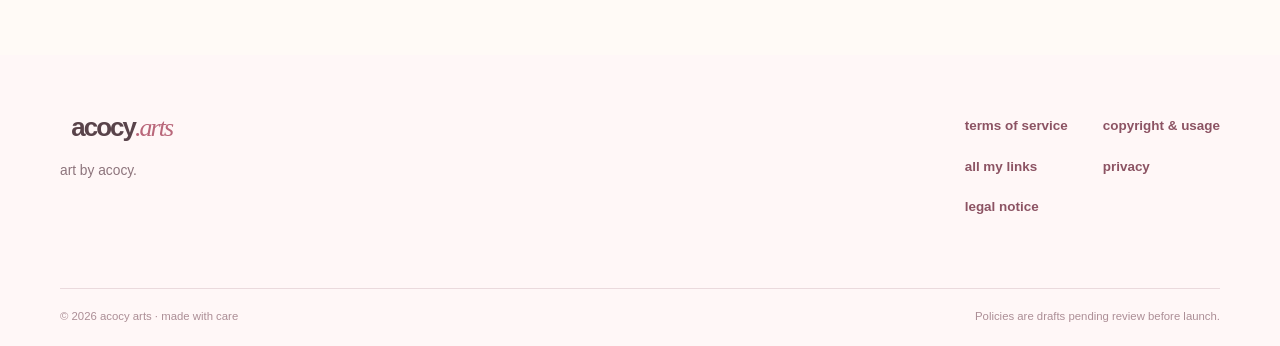
<file: privacy.html>
<!doctype html>
<html lang="en"><head><meta charset="utf-8"><meta name="viewport" content="width=device-width,initial-scale=1"><meta name="theme-color" content="#fff7f6"><meta name="description" content="privacy note — acocy arts"><title>privacy note · acocy arts</title><link rel="stylesheet" href="styles.css"><link rel="icon" href="assets/favicon.png" type="image/png">
</head>
<body class="legal-page"><a class="skip-link" href="#main">Skip to content</a><div class="top-wash" aria-hidden="true"></div><header class="site-header"><div class="header-inner shell"><a class="logo" href="index.html" aria-label="acocy arts home"><span class="logo-flower"></span> acocy<span class="logo-suffix">.arts</span></a><nav class="desktop-nav" aria-label="Main navigation"><a href="index.html#prices">artwork</a><a href="index.html#prices">prices</a><a href="terms.html#process">how it works</a></nav><a class="nav-cta" href="links.html">my links ↗</a></div></header>
<main id="main"><div class="shell subhero"><span class="eyebrow"> your information</span><h1>privacy note</h1><p>the details, if you need them. </p><a class="legal-back" href="index.html">← back to my page</a></div><div class="shell legal-layout"><aside class="legal-toc"><h2>on this page </h2><a href="#site">What this website does</a><a href="#copy">Getting in touch</a><a href="#third-party">Third parties and technical logs</a><a href="#orders">Commission communication</a><a href="#contact">Privacy requests</a></aside><article class="legal-article"><section id="site"><h2>What this website does</h2><p>This website shows my artwork and commission information. There is no checkout, account registration, contact form, newsletter, advertising pixel or analytics script.</p></section><section id="copy"><h2>Getting in touch</h2><p>Commission requests happen through the social accounts linked from this website. This site does not collect or send commission details.</p></section><section id="third-party"><h2>Third parties and technical logs</h2><p>If you follow a social-media link or use PayPal outside this website, those services may process data under their own privacy notices. The hosting provider may process standard technical data (such as IP addresses and access logs) to deliver the pages and keep the service secure. This website is hosted on GitHub Pages.</p></section><section id="orders"><h2>Commission communication</h2><p>When you contact the artist through social media or another agreed channel, she may need your username, reference images, order details and payment records to manage the commission. Any legally required privacy information about this separate processing should be supplied before taking orders. Sensitive personal data is not required for a normal commission request.</p></section><section id="contact"><h2>Privacy requests</h2><p>For data access, correction, deletion or related privacy requests, use the verified social account or the order contact channel. A dedicated privacy contact and accurate controller details should be added here before the site is published.</p></section></article></div></main><footer class="site-footer"><div class="shell footer-main"><div><a class="logo footer-logo" href="index.html"><span class="logo-flower"></span> acocy<span class="logo-suffix">.arts</span></a><p>art by acocy.</p></div><div class="footer-links"><a href="terms.html">terms of service</a><a href="copyright.html">copyright &amp; usage</a><a href="links.html">all my links </a><a href="privacy.html">privacy</a><a href="legal.html">legal notice</a></div></div><div class="shell footer-bottom"><span>© 2026 acocy arts · made with care </span><span>Policies are drafts pending review before launch.</span></div></footer></body></html>
</file>
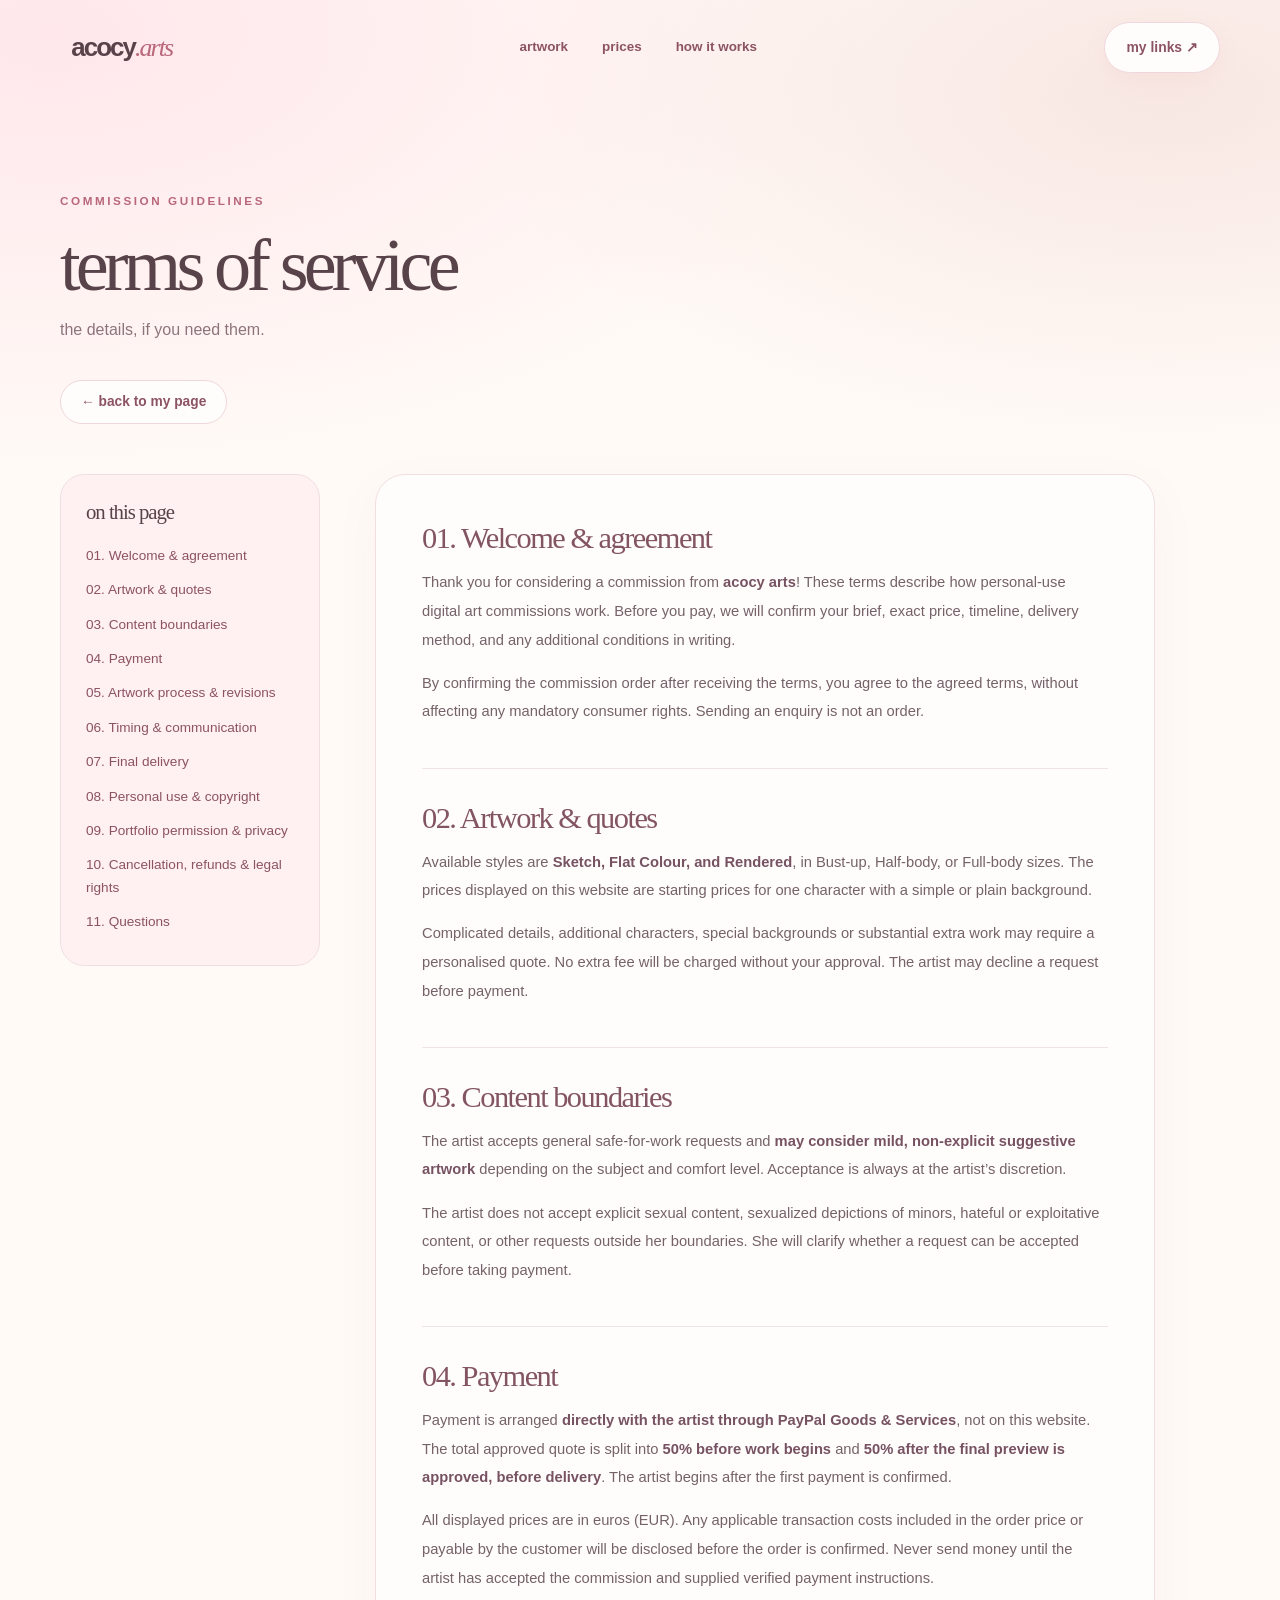
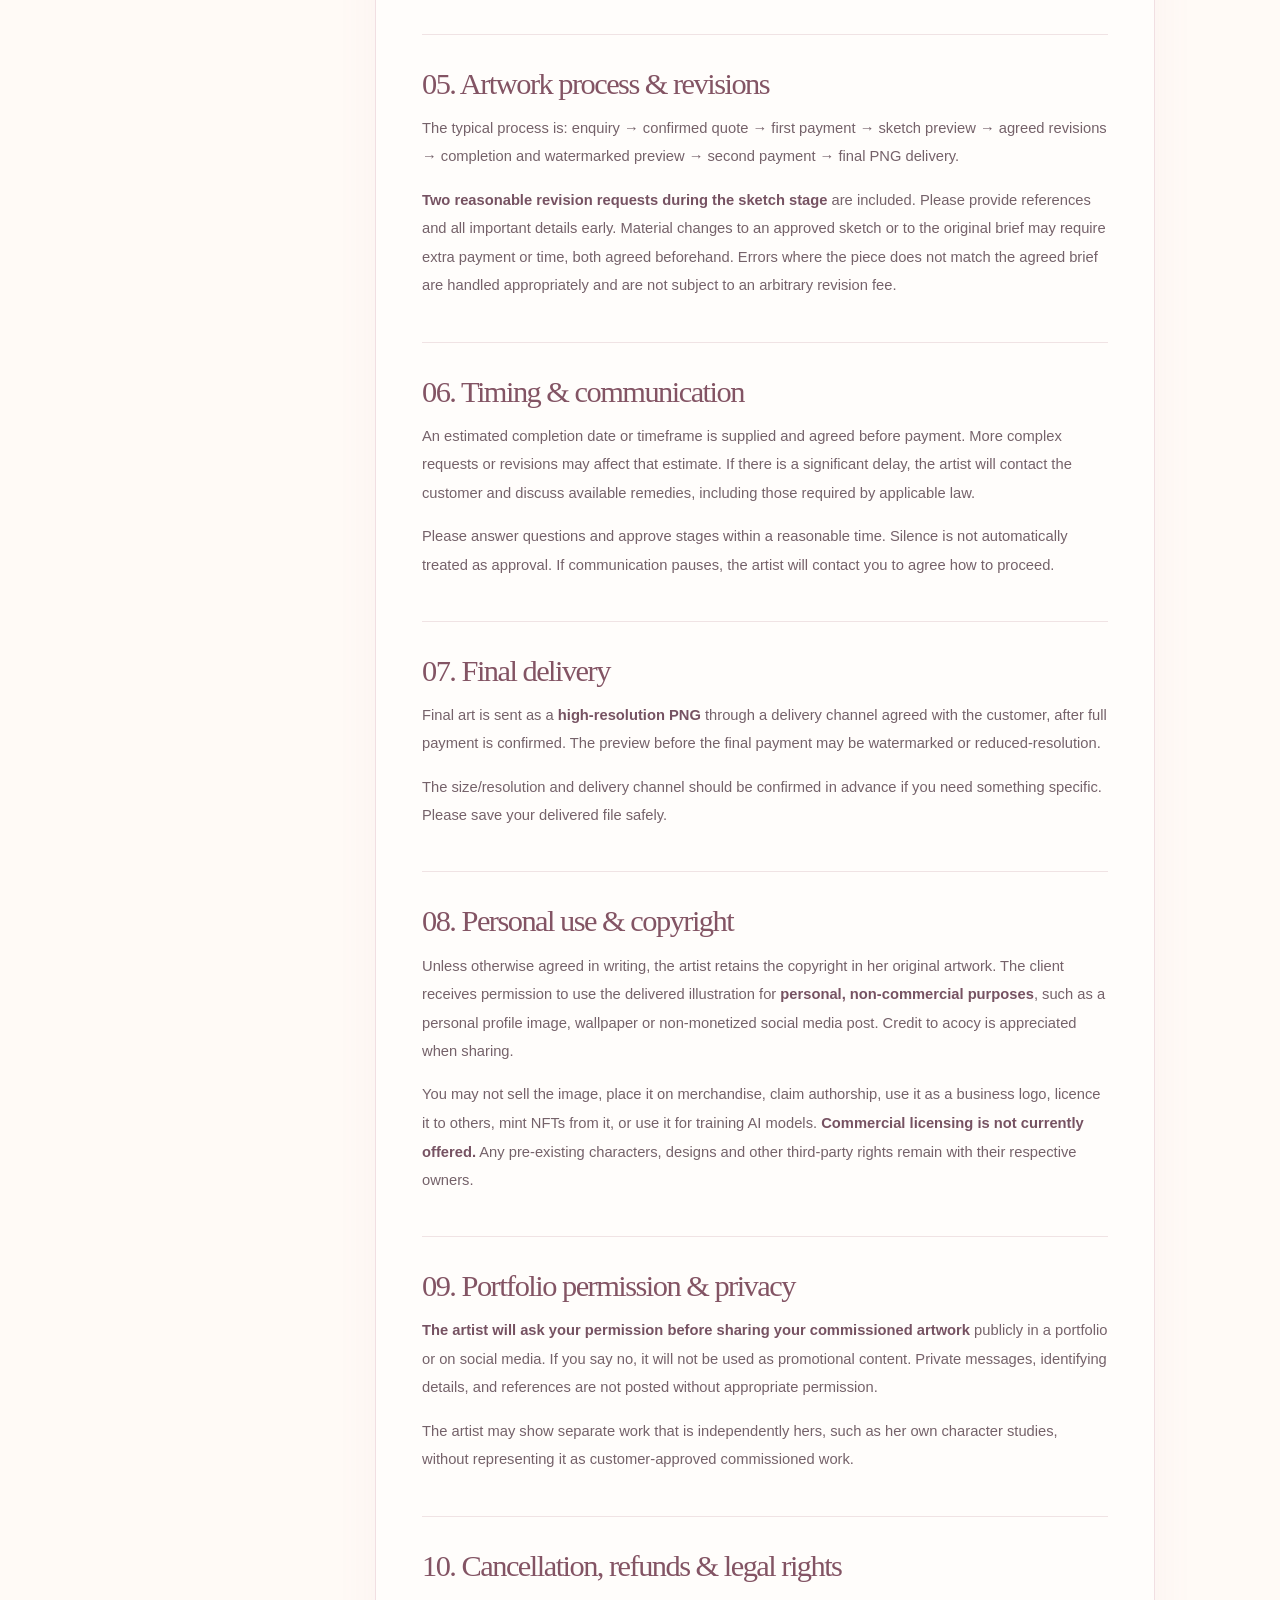
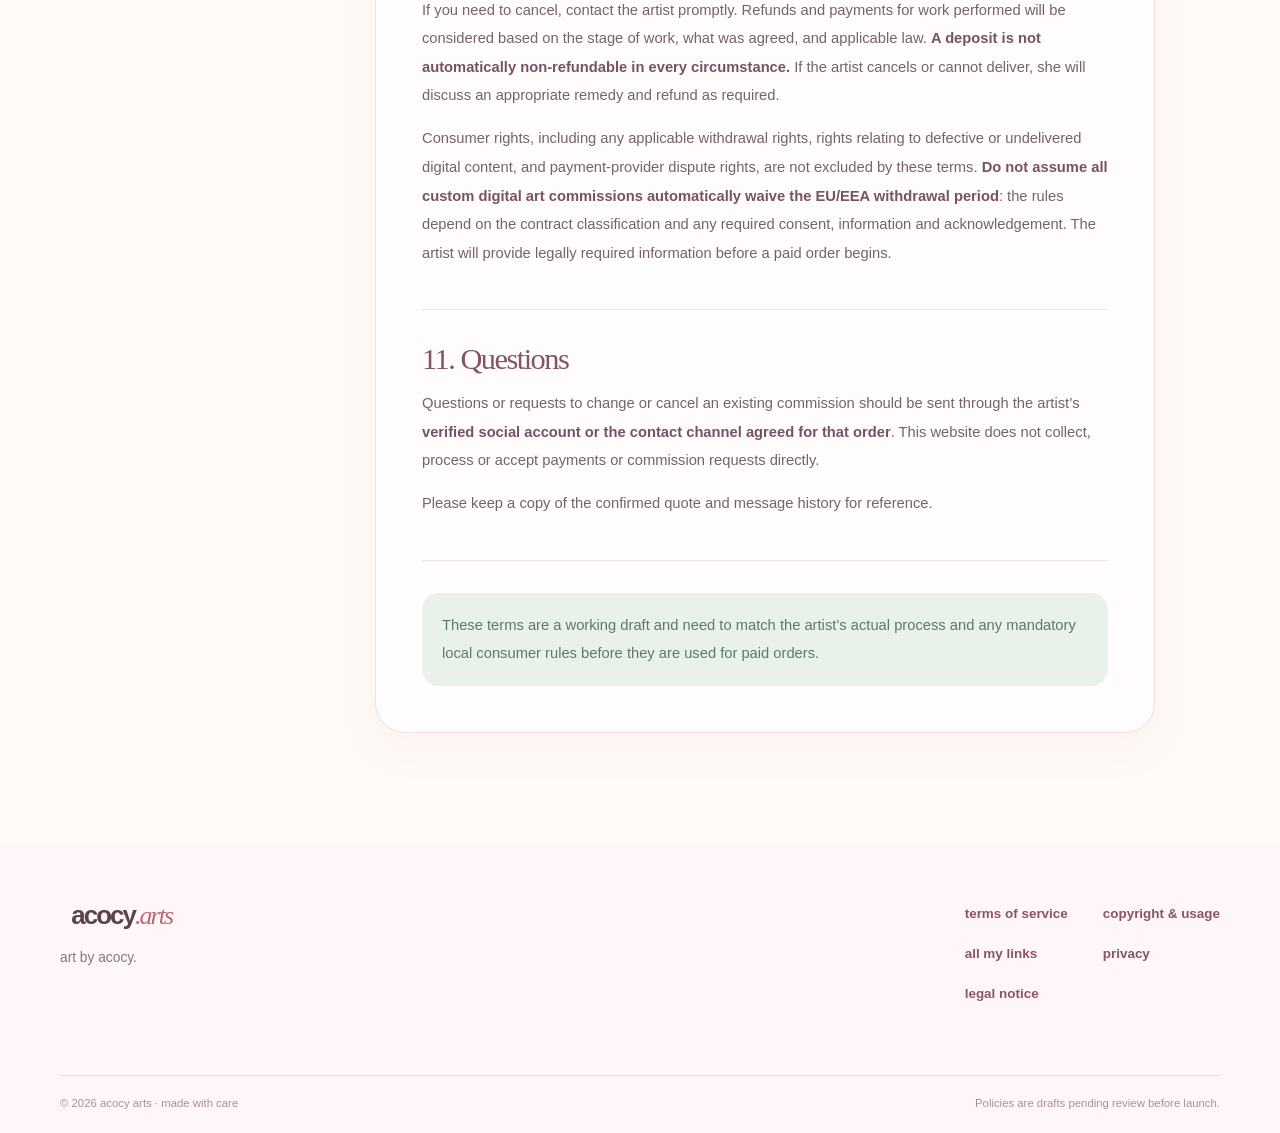
<file: terms.html>
<!doctype html>
<html lang="en"><head><meta charset="utf-8"><meta name="viewport" content="width=device-width,initial-scale=1"><meta name="theme-color" content="#fff7f6"><meta name="description" content="terms of service — acocy arts"><title>terms of service · acocy arts</title><link rel="stylesheet" href="styles.css"><link rel="icon" href="assets/favicon.png" type="image/png">
</head>
<body class="legal-page"><a class="skip-link" href="#main">Skip to content</a><div class="top-wash" aria-hidden="true"></div><header class="site-header"><div class="header-inner shell"><a class="logo" href="index.html" aria-label="acocy arts home"><span class="logo-flower"></span> acocy<span class="logo-suffix">.arts</span></a><nav class="desktop-nav" aria-label="Main navigation"><a href="index.html#prices">artwork</a><a href="index.html#prices">prices</a><a href="terms.html#process">how it works</a></nav><a class="nav-cta" href="links.html">my links ↗</a></div></header>
<main id="main"><div class="shell subhero"><span class="eyebrow"> commission guidelines</span><h1>terms of service</h1><p>the details, if you need them. </p><a class="legal-back" href="index.html">← back to my page</a></div><div class="shell legal-layout"><aside class="legal-toc"><h2>on this page </h2><a href="#overview">01. Welcome &amp; agreement</a><a href="#types">02. Artwork &amp; quotes</a><a href="#content">03. Content boundaries</a><a href="#payment">04. Payment</a><a href="#process">05. Artwork process &amp; revisions</a><a href="#turnaround">06. Timing &amp; communication</a><a href="#delivery">07. Final delivery</a><a href="#rights">08. Personal use &amp; copyright</a><a href="#portfolio">09. Portfolio permission &amp; privacy</a><a href="#refunds">10. Cancellation, refunds &amp; legal rights</a><a href="#contact">11. Questions</a></aside><article class="legal-article"><section id="overview"><h2>01. Welcome &amp; agreement</h2><p>Thank you for considering a commission from <strong>acocy arts</strong>! These terms describe how personal-use digital art commissions work. Before you pay, we will confirm your brief, exact price, timeline, delivery method, and any additional conditions in writing.</p><p>By confirming the commission order after receiving the terms, you agree to the agreed terms, without affecting any mandatory consumer rights. Sending an enquiry is not an order.</p></section><section id="types"><h2>02. Artwork &amp; quotes</h2><p>Available styles are <strong>Sketch, Flat Colour, and Rendered</strong>, in Bust-up, Half-body, or Full-body sizes. The prices displayed on this website are starting prices for one character with a simple or plain background.</p><p>Complicated details, additional characters, special backgrounds or substantial extra work may require a personalised quote. No extra fee will be charged without your approval. The artist may decline a request before payment.</p></section><section id="content"><h2>03. Content boundaries</h2><p>The artist accepts general safe-for-work requests and <strong>may consider mild, non-explicit suggestive artwork</strong> depending on the subject and comfort level. Acceptance is always at the artist’s discretion.</p><p>The artist does not accept explicit sexual content, sexualized depictions of minors, hateful or exploitative content, or other requests outside her boundaries. She will clarify whether a request can be accepted before taking payment.</p></section><section id="payment"><h2>04. Payment</h2><p>Payment is arranged <strong>directly with the artist through PayPal Goods &amp; Services</strong>, not on this website. The total approved quote is split into <strong>50% before work begins</strong> and <strong>50% after the final preview is approved, before delivery</strong>. The artist begins after the first payment is confirmed.</p><p>All displayed prices are in euros (EUR). Any applicable transaction costs included in the order price or payable by the customer will be disclosed before the order is confirmed. Never send money until the artist has accepted the commission and supplied verified payment instructions.</p></section><section id="process"><h2>05. Artwork process &amp; revisions</h2><p>The typical process is: enquiry → confirmed quote → first payment → sketch preview → agreed revisions → completion and watermarked preview → second payment → final PNG delivery.</p><p><strong>Two reasonable revision requests during the sketch stage</strong> are included. Please provide references and all important details early. Material changes to an approved sketch or to the original brief may require extra payment or time, both agreed beforehand. Errors where the piece does not match the agreed brief are handled appropriately and are not subject to an arbitrary revision fee.</p></section><section id="turnaround"><h2>06. Timing &amp; communication</h2><p>An estimated completion date or timeframe is supplied and agreed before payment. More complex requests or revisions may affect that estimate. If there is a significant delay, the artist will contact the customer and discuss available remedies, including those required by applicable law.</p><p>Please answer questions and approve stages within a reasonable time. Silence is not automatically treated as approval. If communication pauses, the artist will contact you to agree how to proceed.</p></section><section id="delivery"><h2>07. Final delivery</h2><p>Final art is sent as a <strong>high-resolution PNG</strong> through a delivery channel agreed with the customer, after full payment is confirmed. The preview before the final payment may be watermarked or reduced-resolution.</p><p>The size/resolution and delivery channel should be confirmed in advance if you need something specific. Please save your delivered file safely.</p></section><section id="rights"><h2>08. Personal use &amp; copyright</h2><p>Unless otherwise agreed in writing, the artist retains the copyright in her original artwork. The client receives permission to use the delivered illustration for <strong>personal, non-commercial purposes</strong>, such as a personal profile image, wallpaper or non-monetized social media post. Credit to acocy is appreciated when sharing.</p><p>You may not sell the image, place it on merchandise, claim authorship, use it as a business logo, licence it to others, mint NFTs from it, or use it for training AI models. <strong>Commercial licensing is not currently offered.</strong> Any pre-existing characters, designs and other third-party rights remain with their respective owners.</p></section><section id="portfolio"><h2>09. Portfolio permission &amp; privacy</h2><p><strong>The artist will ask your permission before sharing your commissioned artwork</strong> publicly in a portfolio or on social media. If you say no, it will not be used as promotional content. Private messages, identifying details, and references are not posted without appropriate permission.</p><p>The artist may show separate work that is independently hers, such as her own character studies, without representing it as customer-approved commissioned work.</p></section><section id="refunds"><h2>10. Cancellation, refunds &amp; legal rights</h2><p>If you need to cancel, contact the artist promptly. Refunds and payments for work performed will be considered based on the stage of work, what was agreed, and applicable law. <strong>A deposit is not automatically non-refundable in every circumstance.</strong> If the artist cancels or cannot deliver, she will discuss an appropriate remedy and refund as required.</p><p>Consumer rights, including any applicable withdrawal rights, rights relating to defective or undelivered digital content, and payment-provider dispute rights, are not excluded by these terms. <strong>Do not assume all custom digital art commissions automatically waive the EU/EEA withdrawal period</strong>: the rules depend on the contract classification and any required consent, information and acknowledgement. The artist will provide legally required information before a paid order begins.</p></section><section id="contact"><h2>11. Questions</h2><p>Questions or requests to change or cancel an existing commission should be sent through the artist’s <strong>verified social account or the contact channel agreed for that order</strong>. This website does not collect, process or accept payments or commission requests directly.</p><p>Please keep a copy of the confirmed quote and message history for reference.</p></section><div class="legal-alert"><p>These terms are a working draft and need to match the artist’s actual process and any mandatory local consumer rules before they are used for paid orders.</p></div></article></div></main><footer class="site-footer"><div class="shell footer-main"><div><a class="logo footer-logo" href="index.html"><span class="logo-flower"></span> acocy<span class="logo-suffix">.arts</span></a><p>art by acocy.</p></div><div class="footer-links"><a href="terms.html">terms of service</a><a href="copyright.html">copyright &amp; usage</a><a href="links.html">all my links </a><a href="privacy.html">privacy</a><a href="legal.html">legal notice</a></div></div><div class="shell footer-bottom"><span>© 2026 acocy arts · made with care </span><span>Policies are drafts pending review before launch.</span></div></footer></body></html>
</file>
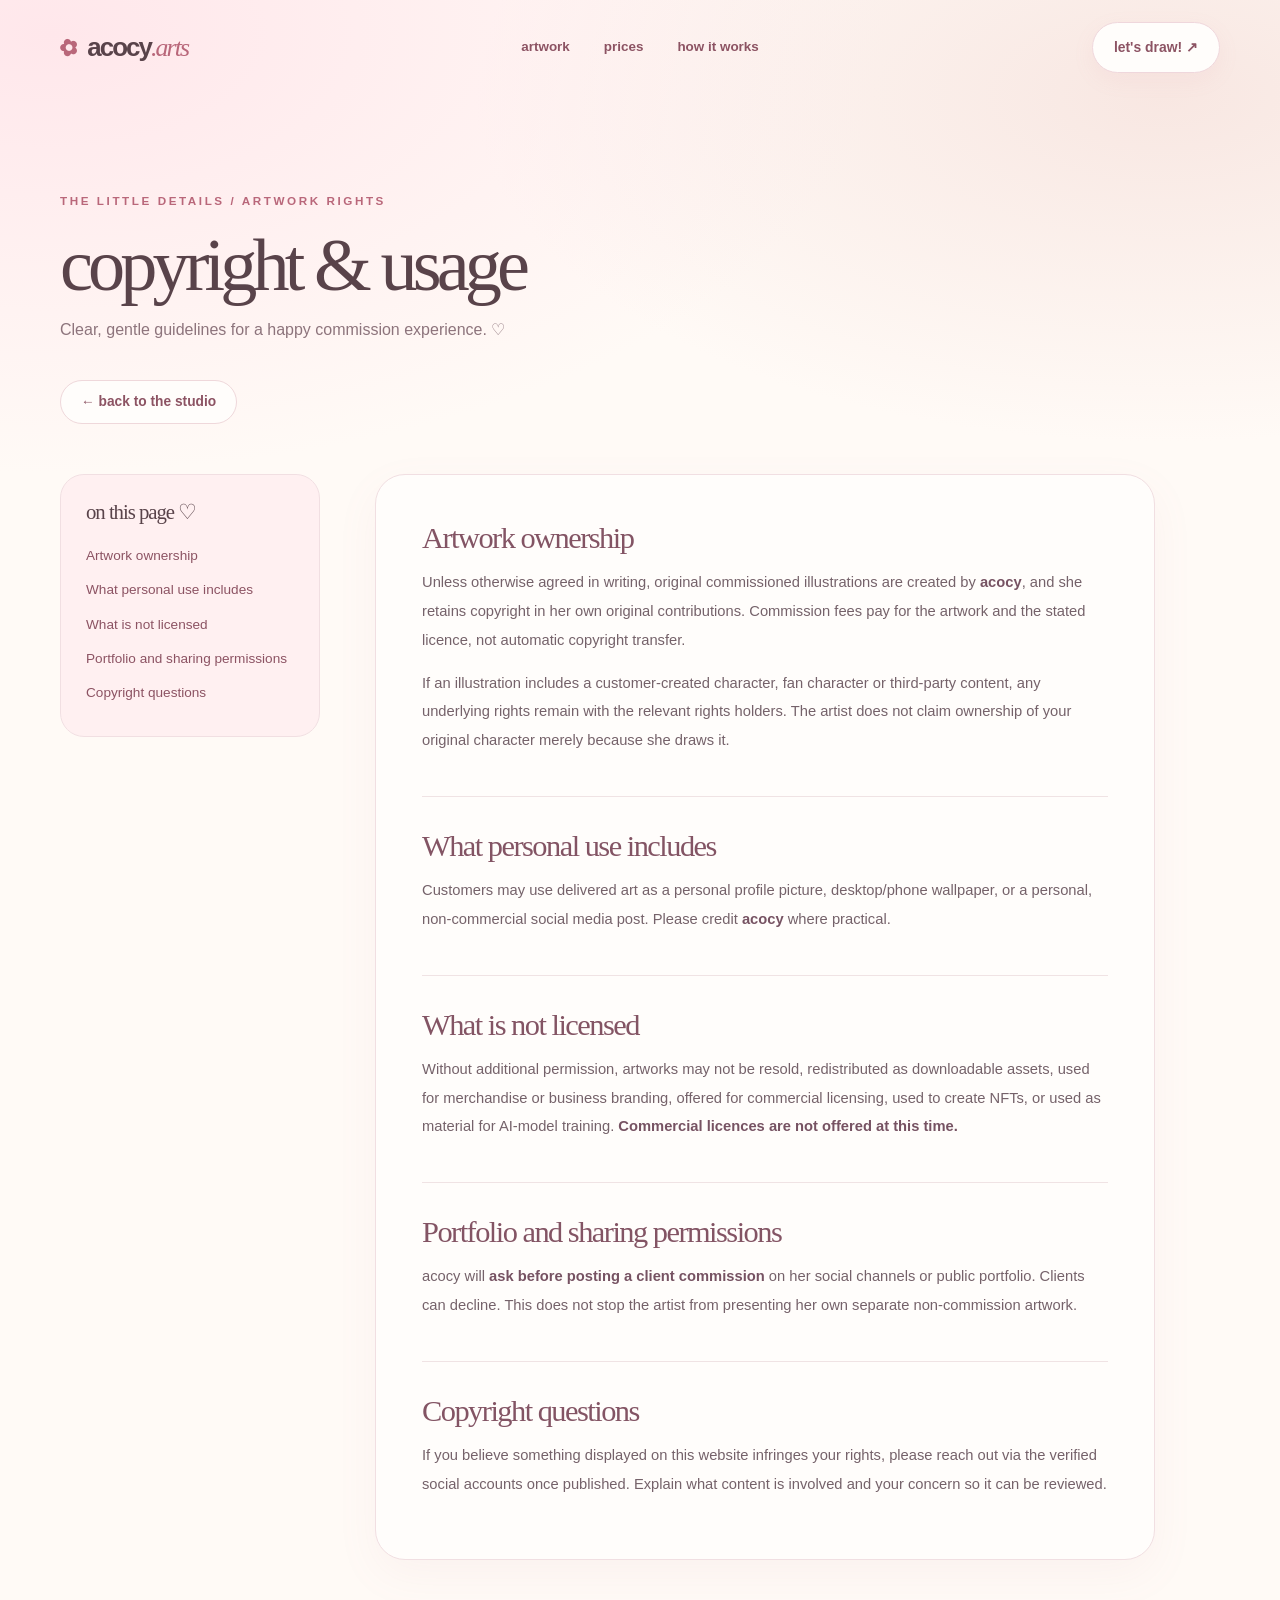
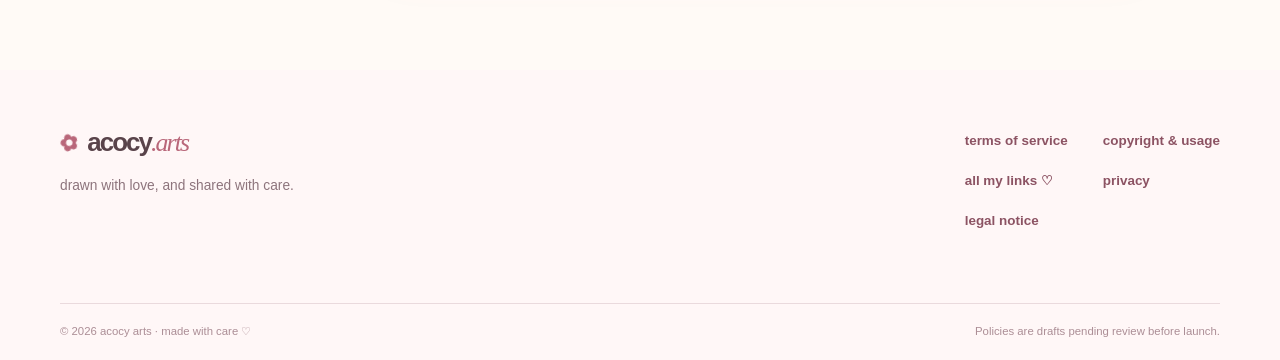
<file: acocy-arts-website-v2/acocy-arts-site/copyright.html>
<!doctype html>
<html lang="en"><head><meta charset="utf-8"><meta name="viewport" content="width=device-width,initial-scale=1"><meta name="theme-color" content="#fff7f6"><meta name="description" content="copyright &amp; usage — acocy arts"><title>copyright &amp; usage · acocy arts</title><link rel="icon" href="assets/favicon.svg" type="image/svg+xml"><link rel="stylesheet" href="styles.css"></head>
<body class="legal-page"><a class="skip-link" href="#main">Skip to content</a><div class="top-wash" aria-hidden="true"></div><header class="site-header"><div class="header-inner shell"><a class="logo" href="index.html" aria-label="acocy arts home"><span class="logo-flower">✿</span> acocy<span class="logo-suffix">.arts</span></a><nav class="desktop-nav" aria-label="Main navigation"><a href="index.html#work">artwork</a><a href="index.html#pricing">prices</a><a href="index.html#how">how it works</a></nav><a class="nav-cta" href="index.html#request">let's draw! ↗</a></div></header>
<main id="main"><div class="shell subhero"><span class="eyebrow">the little details / artwork rights</span><h1>copyright &amp; usage</h1><p>Clear, gentle guidelines for a happy commission experience. ♡</p><a class="legal-back" href="index.html">← back to the studio</a></div><div class="shell legal-layout"><aside class="legal-toc"><h2>on this page ♡</h2><a href="#ownership">Artwork ownership</a><a href="#permission">What personal use includes</a><a href="#not-allowed">What is not licensed</a><a href="#sharing">Portfolio and sharing permissions</a><a href="#report">Copyright questions</a></aside><article class="legal-article"><section id="ownership"><h2>Artwork ownership</h2><p>Unless otherwise agreed in writing, original commissioned illustrations are created by <strong>acocy</strong>, and she retains copyright in her own original contributions. Commission fees pay for the artwork and the stated licence, not automatic copyright transfer.</p><p>If an illustration includes a customer-created character, fan character or third-party content, any underlying rights remain with the relevant rights holders. The artist does not claim ownership of your original character merely because she draws it.</p></section><section id="permission"><h2>What personal use includes</h2><p>Customers may use delivered art as a personal profile picture, desktop/phone wallpaper, or a personal, non-commercial social media post. Please credit <strong>acocy</strong> where practical.</p></section><section id="not-allowed"><h2>What is not licensed</h2><p>Without additional permission, artworks may not be resold, redistributed as downloadable assets, used for merchandise or business branding, offered for commercial licensing, used to create NFTs, or used as material for AI-model training. <strong>Commercial licences are not offered at this time.</strong></p></section><section id="sharing"><h2>Portfolio and sharing permissions</h2><p>acocy will <strong>ask before posting a client commission</strong> on her social channels or public portfolio. Clients can decline. This does not stop the artist from presenting her own separate non-commission artwork.</p></section><section id="report"><h2>Copyright questions</h2><p>If you believe something displayed on this website infringes your rights, please reach out via the verified social accounts once published. Explain what content is involved and your concern so it can be reviewed.</p></section></article></div></main><footer class="site-footer"><div class="shell footer-main"><div><a class="logo footer-logo" href="index.html"><span class="logo-flower">✿</span> acocy<span class="logo-suffix">.arts</span></a><p>drawn with love, and shared with care.</p></div><div class="footer-links"><a href="terms.html">terms of service</a><a href="copyright.html">copyright &amp; usage</a><a href="links.html">all my links ♡</a><a href="privacy.html">privacy</a><a href="legal.html">legal notice</a></div></div><div class="shell footer-bottom"><span>© 2026 acocy arts · made with care ♡</span><span>Policies are drafts pending review before launch.</span></div></footer></body></html>
</file>
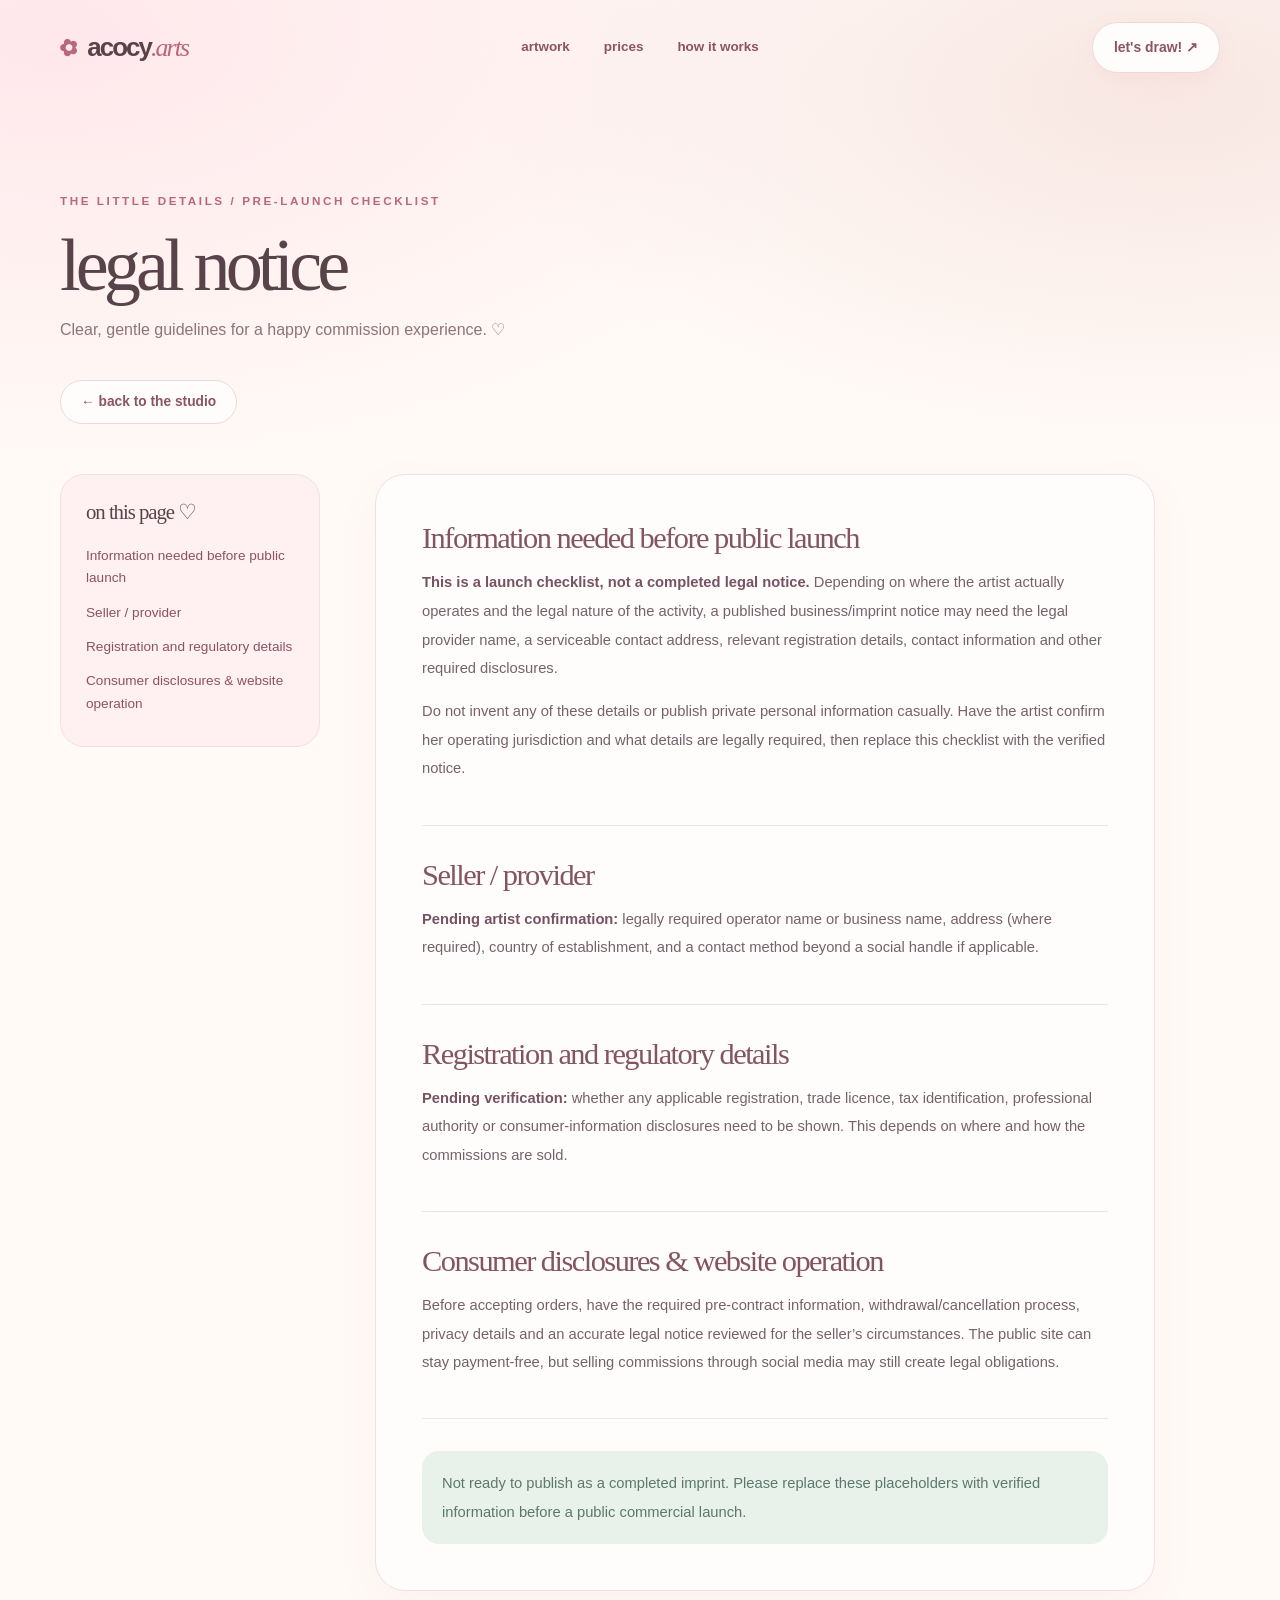
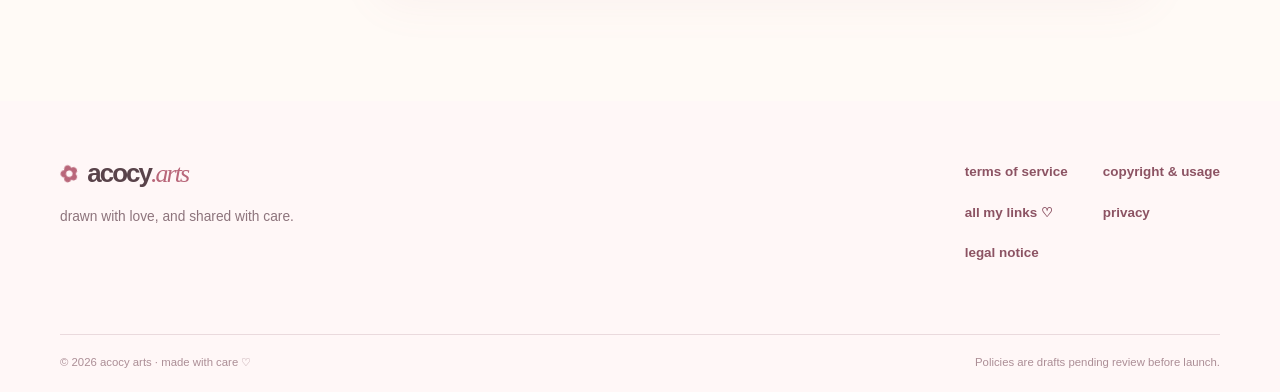
<file: acocy-arts-website-v2/acocy-arts-site/legal.html>
<!doctype html>
<html lang="en"><head><meta charset="utf-8"><meta name="viewport" content="width=device-width,initial-scale=1"><meta name="theme-color" content="#fff7f6"><meta name="description" content="legal notice — acocy arts"><title>legal notice · acocy arts</title><link rel="icon" href="assets/favicon.svg" type="image/svg+xml"><link rel="stylesheet" href="styles.css"></head>
<body class="legal-page"><a class="skip-link" href="#main">Skip to content</a><div class="top-wash" aria-hidden="true"></div><header class="site-header"><div class="header-inner shell"><a class="logo" href="index.html" aria-label="acocy arts home"><span class="logo-flower">✿</span> acocy<span class="logo-suffix">.arts</span></a><nav class="desktop-nav" aria-label="Main navigation"><a href="index.html#work">artwork</a><a href="index.html#pricing">prices</a><a href="index.html#how">how it works</a></nav><a class="nav-cta" href="index.html#request">let's draw! ↗</a></div></header>
<main id="main"><div class="shell subhero"><span class="eyebrow">the little details / pre-launch checklist</span><h1>legal notice</h1><p>Clear, gentle guidelines for a happy commission experience. ♡</p><a class="legal-back" href="index.html">← back to the studio</a></div><div class="shell legal-layout"><aside class="legal-toc"><h2>on this page ♡</h2><a href="#pending">Information needed before public launch</a><a href="#seller">Seller / provider</a><a href="#registration">Registration and regulatory details</a><a href="#legal-review">Consumer disclosures &amp; website operation</a></aside><article class="legal-article"><section id="pending"><h2>Information needed before public launch</h2><p><strong>This is a launch checklist, not a completed legal notice.</strong> Depending on where the artist actually operates and the legal nature of the activity, a published business/imprint notice may need the legal provider name, a serviceable contact address, relevant registration details, contact information and other required disclosures.</p><p>Do not invent any of these details or publish private personal information casually. Have the artist confirm her operating jurisdiction and what details are legally required, then replace this checklist with the verified notice.</p></section><section id="seller"><h2>Seller / provider</h2><p><strong>Pending artist confirmation:</strong> legally required operator name or business name, address (where required), country of establishment, and a contact method beyond a social handle if applicable.</p></section><section id="registration"><h2>Registration and regulatory details</h2><p><strong>Pending verification:</strong> whether any applicable registration, trade licence, tax identification, professional authority or consumer-information disclosures need to be shown. This depends on where and how the commissions are sold.</p></section><section id="legal-review"><h2>Consumer disclosures &amp; website operation</h2><p>Before accepting orders, have the required pre-contract information, withdrawal/cancellation process, privacy details and an accurate legal notice reviewed for the seller’s circumstances. The public site can stay payment-free, but selling commissions through social media may still create legal obligations.</p></section><div class="legal-alert"><p>Not ready to publish as a completed imprint. Please replace these placeholders with verified information before a public commercial launch.</p></div></article></div></main><footer class="site-footer"><div class="shell footer-main"><div><a class="logo footer-logo" href="index.html"><span class="logo-flower">✿</span> acocy<span class="logo-suffix">.arts</span></a><p>drawn with love, and shared with care.</p></div><div class="footer-links"><a href="terms.html">terms of service</a><a href="copyright.html">copyright &amp; usage</a><a href="links.html">all my links ♡</a><a href="privacy.html">privacy</a><a href="legal.html">legal notice</a></div></div><div class="shell footer-bottom"><span>© 2026 acocy arts · made with care ♡</span><span>Policies are drafts pending review before launch.</span></div></footer></body></html>
</file>
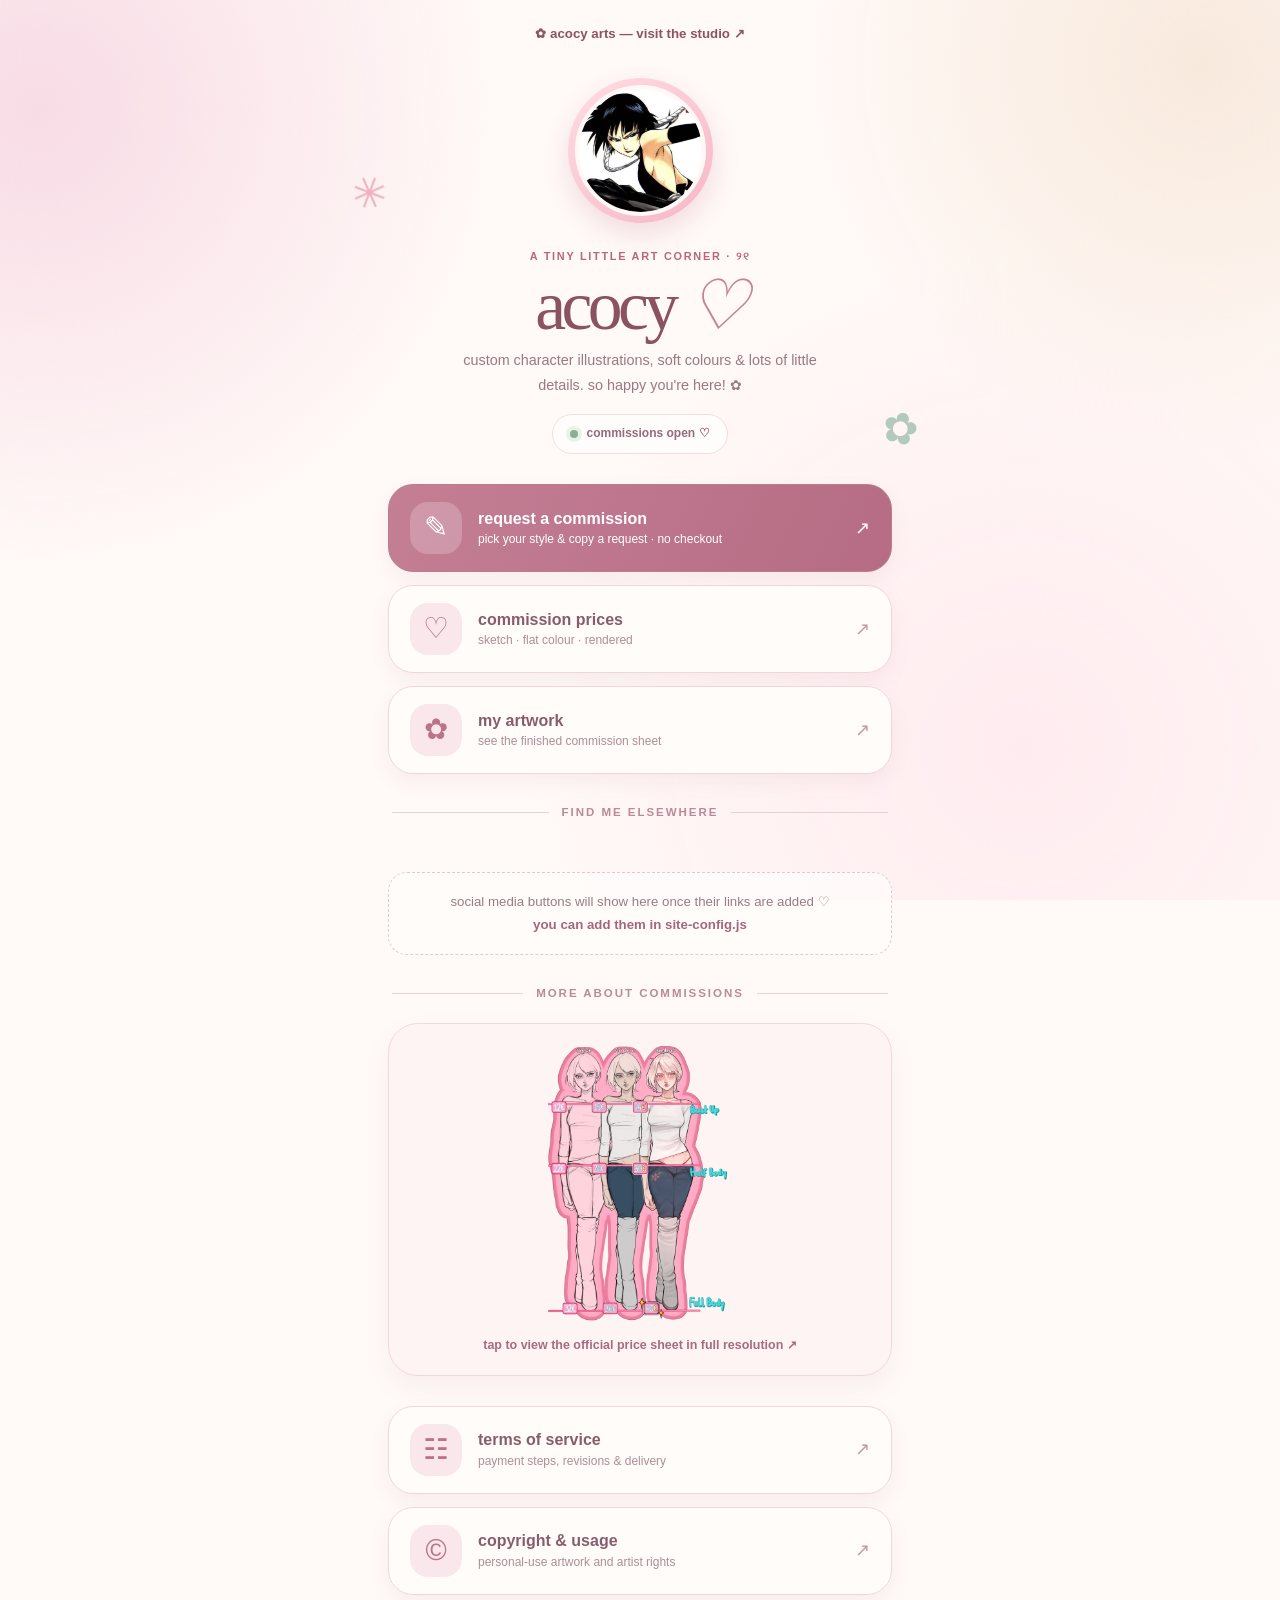
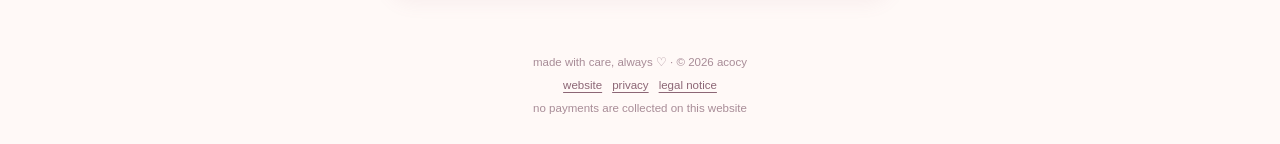
<file: acocy-arts-website-v2/acocy-arts-site/links.html>
<!doctype html>
<html lang="en">
<head>
  <meta charset="utf-8"><meta name="viewport" content="width=device-width, initial-scale=1">
  <meta name="theme-color" content="#fff9f7">
  <meta name="description" content="Find acocy arts online, explore my art commissions and read my commission policies. All my links in one cozy place.">
  <title>acocy ♡ all my links</title>
  <link rel="icon" href="assets/favicon.svg" type="image/svg+xml">
  <link rel="stylesheet" href="styles.css">
  <script src="site-config.js" defer></script>
  <script src="links.js" defer></script>
</head>
<body class="links-page">
  <a class="skip-link" href="#main">Skip to links</a><div class="links-bg" aria-hidden="true"></div>
  <header class="links-top"><a href="index.html">✿ acocy arts — visit the studio ↗</a></header>
  <main id="main" class="links-wrap">
    <div class="links-sparkle one" aria-hidden="true">✳</div><div class="links-sparkle two" aria-hidden="true">✿</div>
    <section class="links-profile" aria-label="About acocy">
      <div class="links-avatar-ring"><img src="assets/acocy-avatar.png" alt="Character portrait drawn by acocy" width="340" height="345"></div>
      <span class="eyebrow">a tiny little art corner · ୨୧</span>
      <h1>acocy<span> ♡</span></h1>
      <p>custom character illustrations, soft colours &amp; lots of little details. so happy you're here! ✿</p>
      <span class="link-status"><span id="links-status-dot" class="status-dot" aria-hidden="true"></span><span id="links-status-text">commissions open ♡</span></span>
    </section>
    <nav aria-label="Links" class="bio-links">
      <a class="bio-link primary" href="index.html#request"><span class="bio-link-icon" aria-hidden="true">✎</span><span class="bio-link-body"><strong>request a commission</strong><small>pick your style &amp; copy a request · no checkout</small></span><span class="bio-link-arrow" aria-hidden="true">↗</span></a>
      <a class="bio-link" href="index.html#pricing"><span class="bio-link-icon" aria-hidden="true">♡</span><span class="bio-link-body"><strong>commission prices</strong><small>sketch · flat colour · rendered</small></span><span class="bio-link-arrow" aria-hidden="true">↗</span></a>
      <a class="bio-link" href="index.html#work"><span class="bio-link-icon" aria-hidden="true">✿</span><span class="bio-link-body"><strong>my artwork</strong><small>see the finished commission sheet</small></span><span class="bio-link-arrow" aria-hidden="true">↗</span></a>
    </nav>
    <div class="bio-divider">find me elsewhere</div>
    <nav id="custom-social-links" class="bio-links" aria-label="Social media and other platforms"></nav>
    <div id="links-empty" class="bio-empty">social media buttons will show here once their links are added ♡<br><strong>you can add them in site-config.js</strong></div>
    <div class="bio-divider">more about commissions</div>
    <a class="bio-mini-menu" href="assets/acocy-original-commission-sheet.png" target="_blank" rel="noopener" aria-label="Open the full-size commission price sheet"><img src="assets/acocy-commission-sheet.png" alt="Acocy's illustrated commission price sheet" loading="lazy" width="1216" height="1731"><span>tap to view the official price sheet in full resolution ↗</span></a>
    <nav class="bio-links" aria-label="Commission policies">
      <a class="bio-link" href="terms.html"><span class="bio-link-icon" aria-hidden="true">☷</span><span class="bio-link-body"><strong>terms of service</strong><small>payment steps, revisions &amp; delivery</small></span><span class="bio-link-arrow" aria-hidden="true">↗</span></a>
      <a class="bio-link" href="copyright.html"><span class="bio-link-icon" aria-hidden="true">©</span><span class="bio-link-body"><strong>copyright &amp; usage</strong><small>personal-use artwork and artist rights</small></span><span class="bio-link-arrow" aria-hidden="true">↗</span></a>
    </nav>
  </main>
  <footer class="bio-footer"><div>made with care, always ♡ · © <span id="bio-year">2026</span> acocy</div><div><a href="index.html">website</a><a href="privacy.html">privacy</a><a href="legal.html">legal notice</a></div><div>no payments are collected on this website</div></footer>
</body>
</html>
</file>
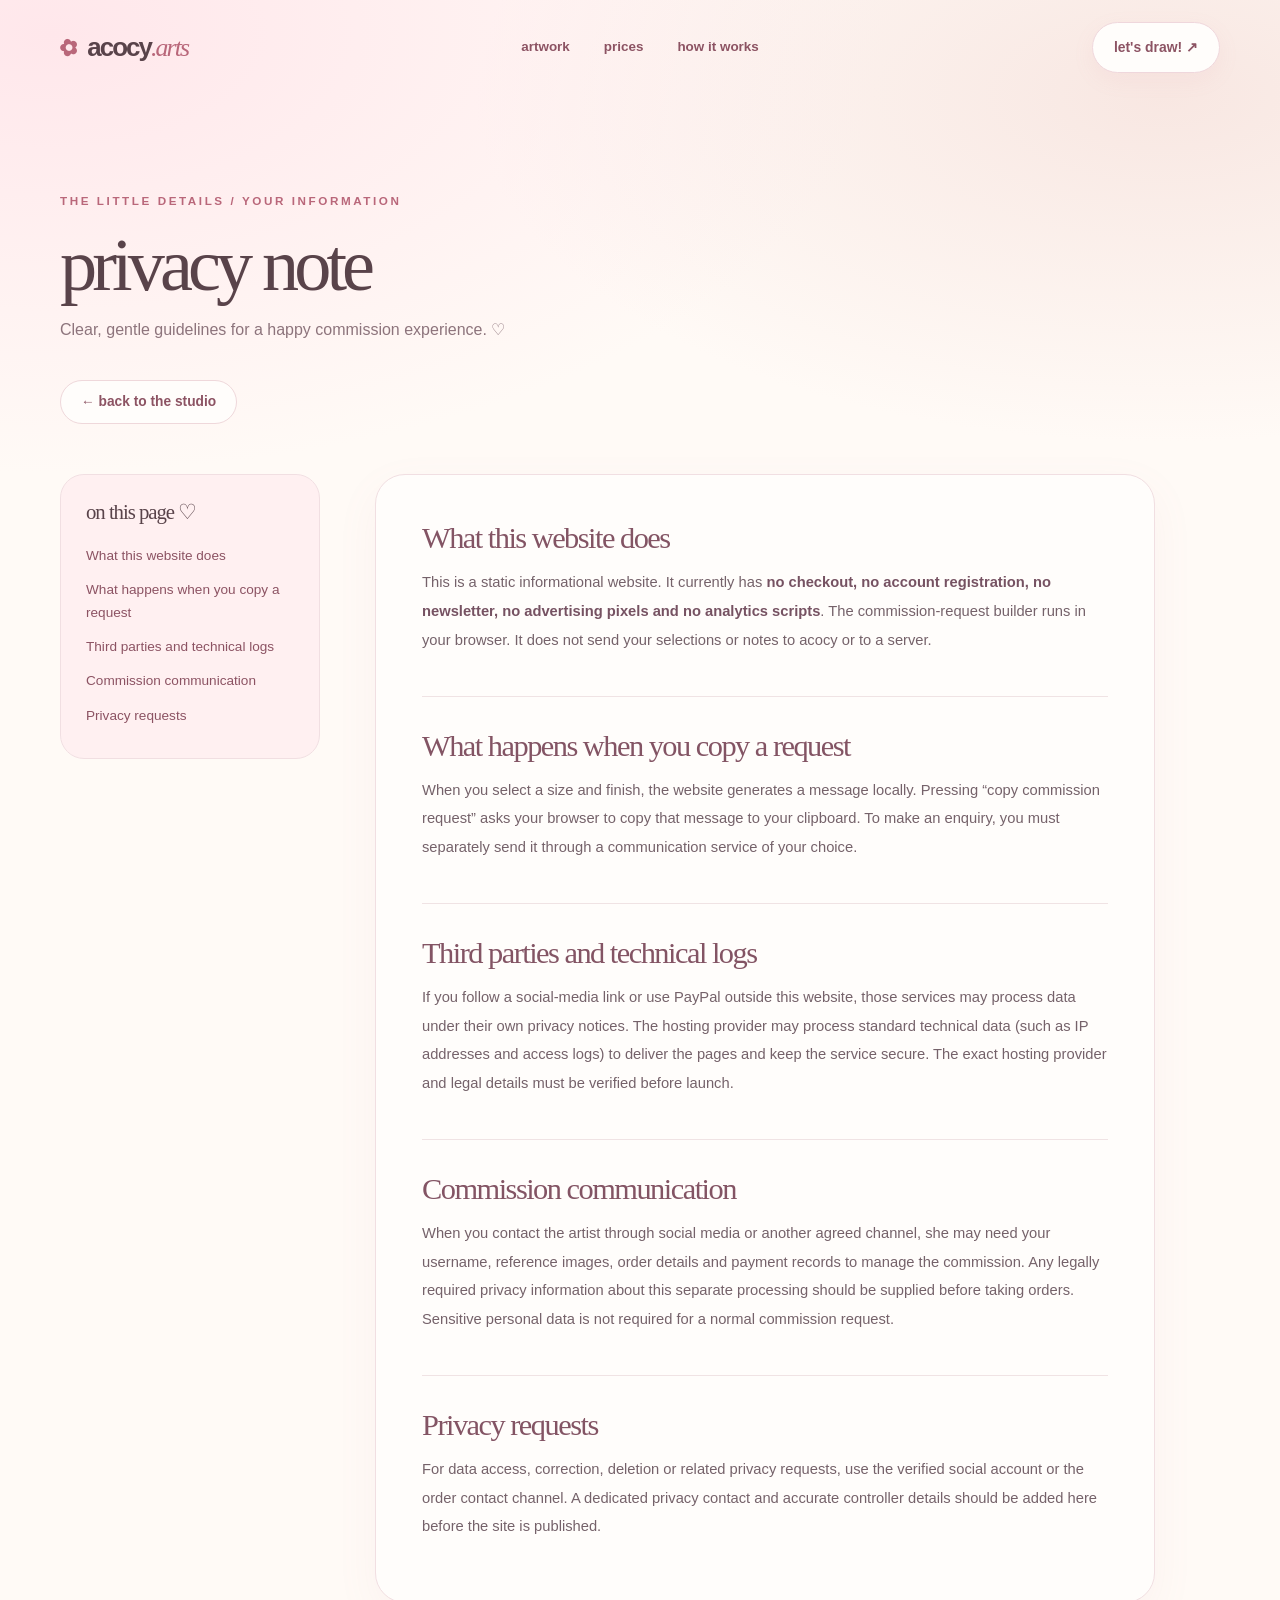
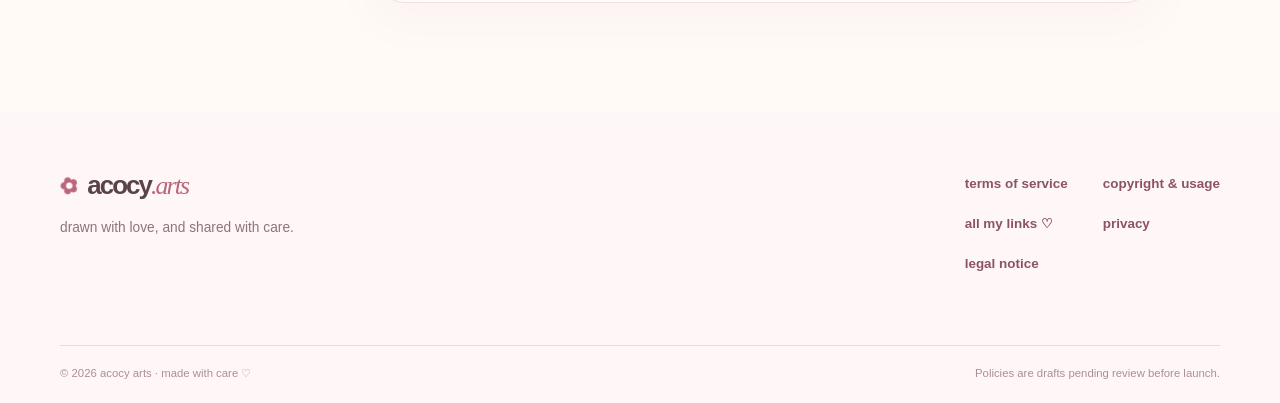
<file: acocy-arts-website-v2/acocy-arts-site/privacy.html>
<!doctype html>
<html lang="en"><head><meta charset="utf-8"><meta name="viewport" content="width=device-width,initial-scale=1"><meta name="theme-color" content="#fff7f6"><meta name="description" content="privacy note — acocy arts"><title>privacy note · acocy arts</title><link rel="icon" href="assets/favicon.svg" type="image/svg+xml"><link rel="stylesheet" href="styles.css"></head>
<body class="legal-page"><a class="skip-link" href="#main">Skip to content</a><div class="top-wash" aria-hidden="true"></div><header class="site-header"><div class="header-inner shell"><a class="logo" href="index.html" aria-label="acocy arts home"><span class="logo-flower">✿</span> acocy<span class="logo-suffix">.arts</span></a><nav class="desktop-nav" aria-label="Main navigation"><a href="index.html#work">artwork</a><a href="index.html#pricing">prices</a><a href="index.html#how">how it works</a></nav><a class="nav-cta" href="index.html#request">let's draw! ↗</a></div></header>
<main id="main"><div class="shell subhero"><span class="eyebrow">the little details / your information</span><h1>privacy note</h1><p>Clear, gentle guidelines for a happy commission experience. ♡</p><a class="legal-back" href="index.html">← back to the studio</a></div><div class="shell legal-layout"><aside class="legal-toc"><h2>on this page ♡</h2><a href="#site">What this website does</a><a href="#copy">What happens when you copy a request</a><a href="#third-party">Third parties and technical logs</a><a href="#orders">Commission communication</a><a href="#contact">Privacy requests</a></aside><article class="legal-article"><section id="site"><h2>What this website does</h2><p>This is a static informational website. It currently has <strong>no checkout, no account registration, no newsletter, no advertising pixels and no analytics scripts</strong>. The commission-request builder runs in your browser. It does not send your selections or notes to acocy or to a server.</p></section><section id="copy"><h2>What happens when you copy a request</h2><p>When you select a size and finish, the website generates a message locally. Pressing “copy commission request” asks your browser to copy that message to your clipboard. To make an enquiry, you must separately send it through a communication service of your choice.</p></section><section id="third-party"><h2>Third parties and technical logs</h2><p>If you follow a social-media link or use PayPal outside this website, those services may process data under their own privacy notices. The hosting provider may process standard technical data (such as IP addresses and access logs) to deliver the pages and keep the service secure. The exact hosting provider and legal details must be verified before launch.</p></section><section id="orders"><h2>Commission communication</h2><p>When you contact the artist through social media or another agreed channel, she may need your username, reference images, order details and payment records to manage the commission. Any legally required privacy information about this separate processing should be supplied before taking orders. Sensitive personal data is not required for a normal commission request.</p></section><section id="contact"><h2>Privacy requests</h2><p>For data access, correction, deletion or related privacy requests, use the verified social account or the order contact channel. A dedicated privacy contact and accurate controller details should be added here before the site is published.</p></section></article></div></main><footer class="site-footer"><div class="shell footer-main"><div><a class="logo footer-logo" href="index.html"><span class="logo-flower">✿</span> acocy<span class="logo-suffix">.arts</span></a><p>drawn with love, and shared with care.</p></div><div class="footer-links"><a href="terms.html">terms of service</a><a href="copyright.html">copyright &amp; usage</a><a href="links.html">all my links ♡</a><a href="privacy.html">privacy</a><a href="legal.html">legal notice</a></div></div><div class="shell footer-bottom"><span>© 2026 acocy arts · made with care ♡</span><span>Policies are drafts pending review before launch.</span></div></footer></body></html>
</file>
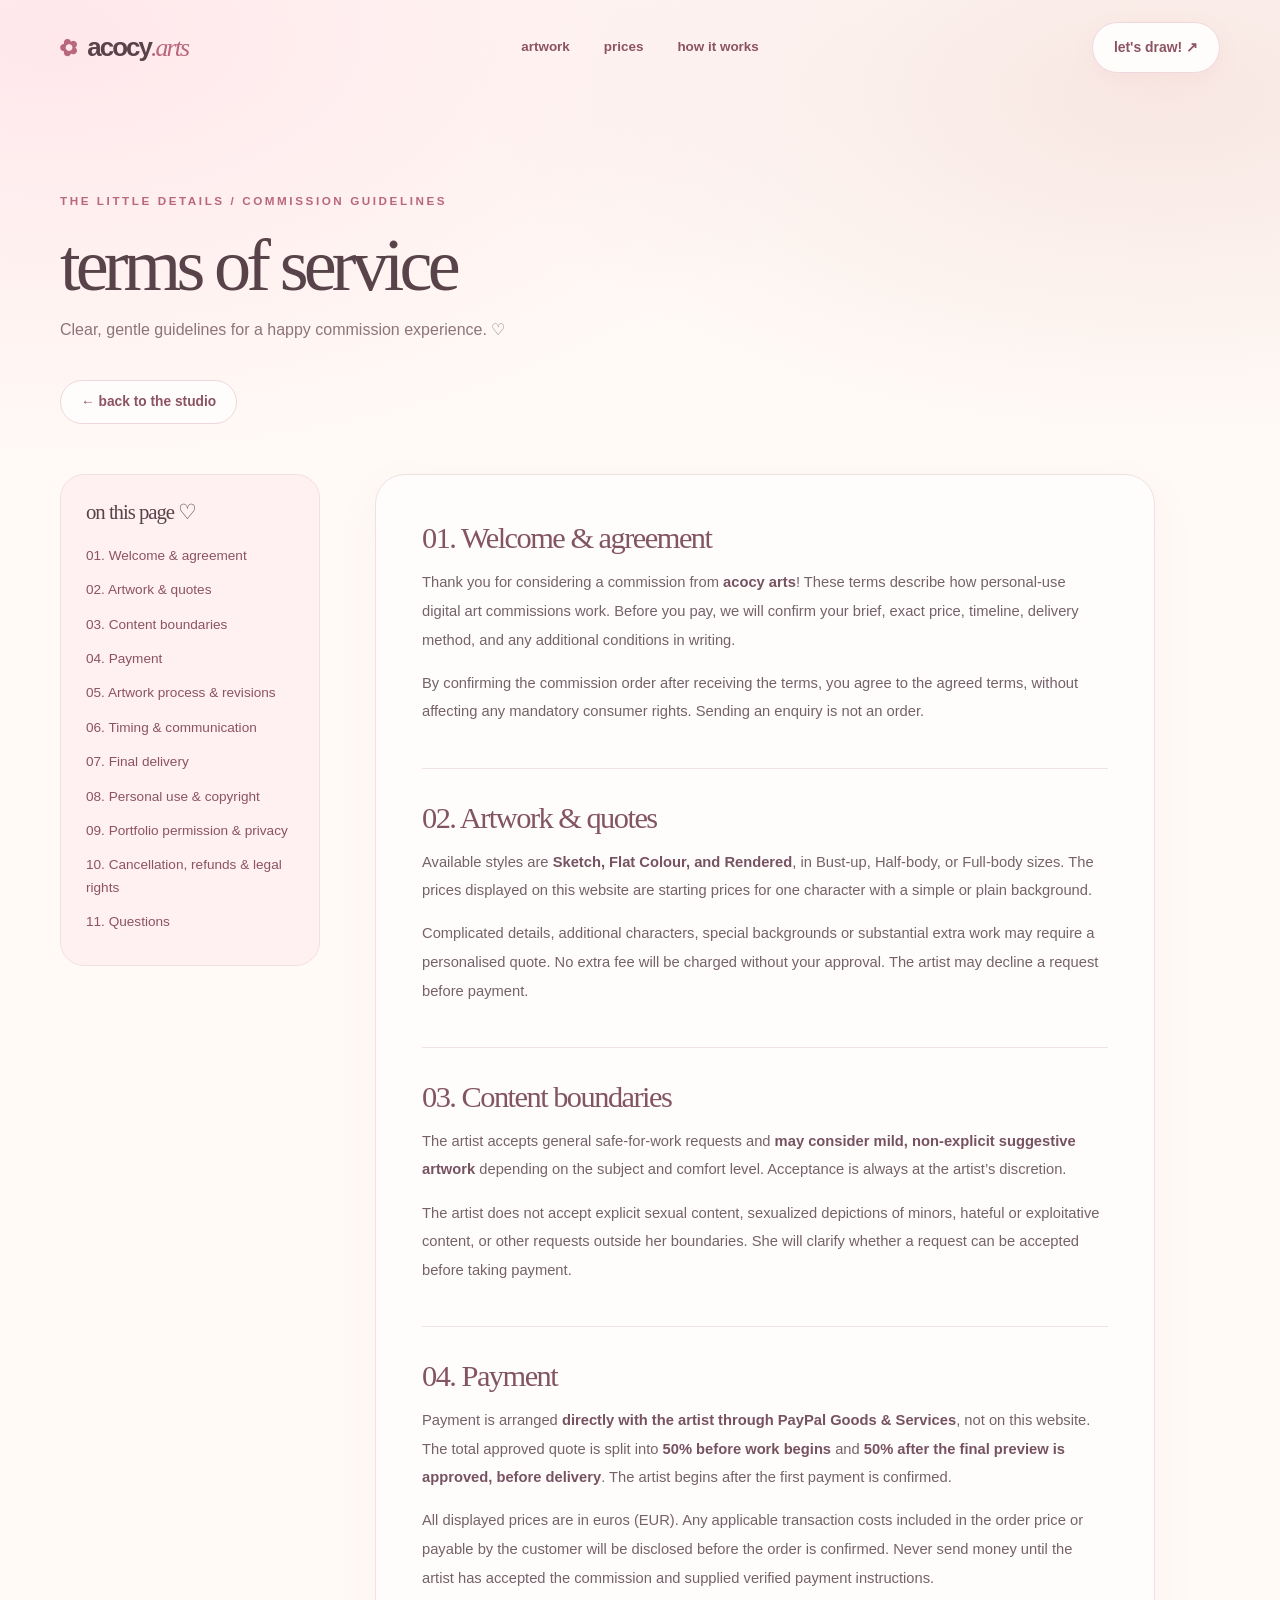
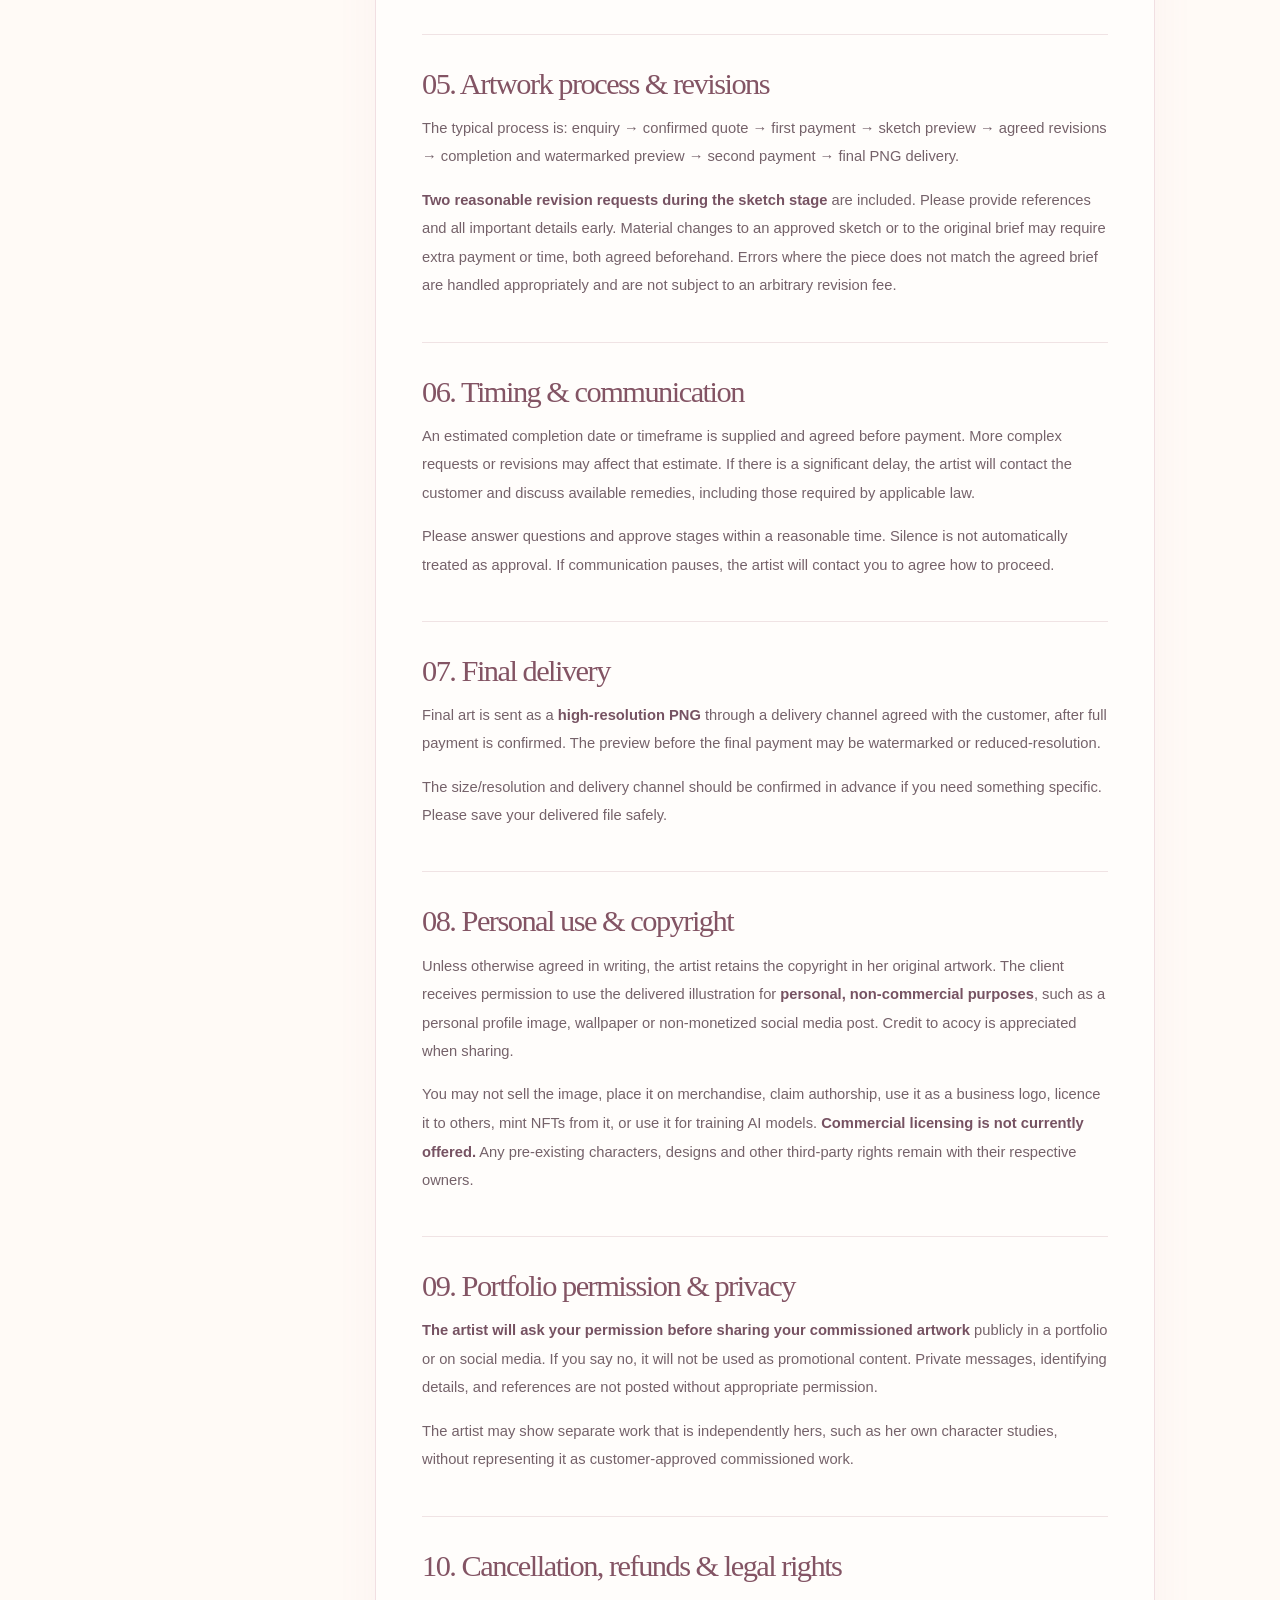
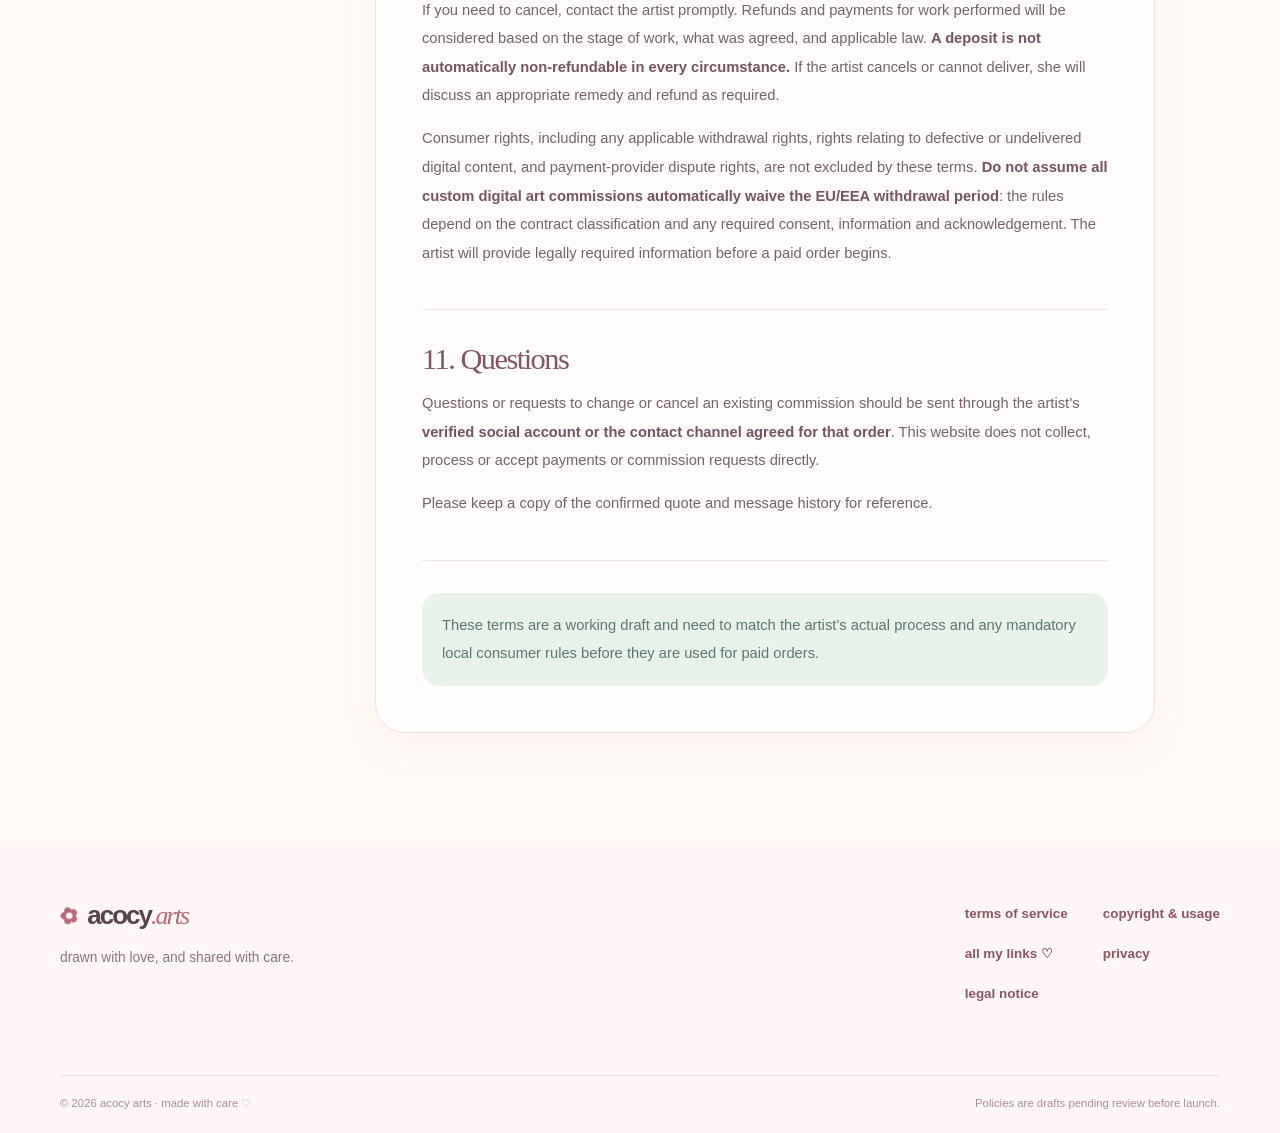
<file: acocy-arts-website-v2/acocy-arts-site/terms.html>
<!doctype html>
<html lang="en"><head><meta charset="utf-8"><meta name="viewport" content="width=device-width,initial-scale=1"><meta name="theme-color" content="#fff7f6"><meta name="description" content="terms of service — acocy arts"><title>terms of service · acocy arts</title><link rel="icon" href="assets/favicon.svg" type="image/svg+xml"><link rel="stylesheet" href="styles.css"></head>
<body class="legal-page"><a class="skip-link" href="#main">Skip to content</a><div class="top-wash" aria-hidden="true"></div><header class="site-header"><div class="header-inner shell"><a class="logo" href="index.html" aria-label="acocy arts home"><span class="logo-flower">✿</span> acocy<span class="logo-suffix">.arts</span></a><nav class="desktop-nav" aria-label="Main navigation"><a href="index.html#work">artwork</a><a href="index.html#pricing">prices</a><a href="index.html#how">how it works</a></nav><a class="nav-cta" href="index.html#request">let's draw! ↗</a></div></header>
<main id="main"><div class="shell subhero"><span class="eyebrow">the little details / commission guidelines</span><h1>terms of service</h1><p>Clear, gentle guidelines for a happy commission experience. ♡</p><a class="legal-back" href="index.html">← back to the studio</a></div><div class="shell legal-layout"><aside class="legal-toc"><h2>on this page ♡</h2><a href="#overview">01. Welcome &amp; agreement</a><a href="#types">02. Artwork &amp; quotes</a><a href="#content">03. Content boundaries</a><a href="#payment">04. Payment</a><a href="#process">05. Artwork process &amp; revisions</a><a href="#turnaround">06. Timing &amp; communication</a><a href="#delivery">07. Final delivery</a><a href="#rights">08. Personal use &amp; copyright</a><a href="#portfolio">09. Portfolio permission &amp; privacy</a><a href="#refunds">10. Cancellation, refunds &amp; legal rights</a><a href="#contact">11. Questions</a></aside><article class="legal-article"><section id="overview"><h2>01. Welcome &amp; agreement</h2><p>Thank you for considering a commission from <strong>acocy arts</strong>! These terms describe how personal-use digital art commissions work. Before you pay, we will confirm your brief, exact price, timeline, delivery method, and any additional conditions in writing.</p><p>By confirming the commission order after receiving the terms, you agree to the agreed terms, without affecting any mandatory consumer rights. Sending an enquiry is not an order.</p></section><section id="types"><h2>02. Artwork &amp; quotes</h2><p>Available styles are <strong>Sketch, Flat Colour, and Rendered</strong>, in Bust-up, Half-body, or Full-body sizes. The prices displayed on this website are starting prices for one character with a simple or plain background.</p><p>Complicated details, additional characters, special backgrounds or substantial extra work may require a personalised quote. No extra fee will be charged without your approval. The artist may decline a request before payment.</p></section><section id="content"><h2>03. Content boundaries</h2><p>The artist accepts general safe-for-work requests and <strong>may consider mild, non-explicit suggestive artwork</strong> depending on the subject and comfort level. Acceptance is always at the artist’s discretion.</p><p>The artist does not accept explicit sexual content, sexualized depictions of minors, hateful or exploitative content, or other requests outside her boundaries. She will clarify whether a request can be accepted before taking payment.</p></section><section id="payment"><h2>04. Payment</h2><p>Payment is arranged <strong>directly with the artist through PayPal Goods &amp; Services</strong>, not on this website. The total approved quote is split into <strong>50% before work begins</strong> and <strong>50% after the final preview is approved, before delivery</strong>. The artist begins after the first payment is confirmed.</p><p>All displayed prices are in euros (EUR). Any applicable transaction costs included in the order price or payable by the customer will be disclosed before the order is confirmed. Never send money until the artist has accepted the commission and supplied verified payment instructions.</p></section><section id="process"><h2>05. Artwork process &amp; revisions</h2><p>The typical process is: enquiry → confirmed quote → first payment → sketch preview → agreed revisions → completion and watermarked preview → second payment → final PNG delivery.</p><p><strong>Two reasonable revision requests during the sketch stage</strong> are included. Please provide references and all important details early. Material changes to an approved sketch or to the original brief may require extra payment or time, both agreed beforehand. Errors where the piece does not match the agreed brief are handled appropriately and are not subject to an arbitrary revision fee.</p></section><section id="turnaround"><h2>06. Timing &amp; communication</h2><p>An estimated completion date or timeframe is supplied and agreed before payment. More complex requests or revisions may affect that estimate. If there is a significant delay, the artist will contact the customer and discuss available remedies, including those required by applicable law.</p><p>Please answer questions and approve stages within a reasonable time. Silence is not automatically treated as approval. If communication pauses, the artist will contact you to agree how to proceed.</p></section><section id="delivery"><h2>07. Final delivery</h2><p>Final art is sent as a <strong>high-resolution PNG</strong> through a delivery channel agreed with the customer, after full payment is confirmed. The preview before the final payment may be watermarked or reduced-resolution.</p><p>The size/resolution and delivery channel should be confirmed in advance if you need something specific. Please save your delivered file safely.</p></section><section id="rights"><h2>08. Personal use &amp; copyright</h2><p>Unless otherwise agreed in writing, the artist retains the copyright in her original artwork. The client receives permission to use the delivered illustration for <strong>personal, non-commercial purposes</strong>, such as a personal profile image, wallpaper or non-monetized social media post. Credit to acocy is appreciated when sharing.</p><p>You may not sell the image, place it on merchandise, claim authorship, use it as a business logo, licence it to others, mint NFTs from it, or use it for training AI models. <strong>Commercial licensing is not currently offered.</strong> Any pre-existing characters, designs and other third-party rights remain with their respective owners.</p></section><section id="portfolio"><h2>09. Portfolio permission &amp; privacy</h2><p><strong>The artist will ask your permission before sharing your commissioned artwork</strong> publicly in a portfolio or on social media. If you say no, it will not be used as promotional content. Private messages, identifying details, and references are not posted without appropriate permission.</p><p>The artist may show separate work that is independently hers, such as her own character studies, without representing it as customer-approved commissioned work.</p></section><section id="refunds"><h2>10. Cancellation, refunds &amp; legal rights</h2><p>If you need to cancel, contact the artist promptly. Refunds and payments for work performed will be considered based on the stage of work, what was agreed, and applicable law. <strong>A deposit is not automatically non-refundable in every circumstance.</strong> If the artist cancels or cannot deliver, she will discuss an appropriate remedy and refund as required.</p><p>Consumer rights, including any applicable withdrawal rights, rights relating to defective or undelivered digital content, and payment-provider dispute rights, are not excluded by these terms. <strong>Do not assume all custom digital art commissions automatically waive the EU/EEA withdrawal period</strong>: the rules depend on the contract classification and any required consent, information and acknowledgement. The artist will provide legally required information before a paid order begins.</p></section><section id="contact"><h2>11. Questions</h2><p>Questions or requests to change or cancel an existing commission should be sent through the artist’s <strong>verified social account or the contact channel agreed for that order</strong>. This website does not collect, process or accept payments or commission requests directly.</p><p>Please keep a copy of the confirmed quote and message history for reference.</p></section><div class="legal-alert"><p>These terms are a working draft and need to match the artist’s actual process and any mandatory local consumer rules before they are used for paid orders.</p></div></article></div></main><footer class="site-footer"><div class="shell footer-main"><div><a class="logo footer-logo" href="index.html"><span class="logo-flower">✿</span> acocy<span class="logo-suffix">.arts</span></a><p>drawn with love, and shared with care.</p></div><div class="footer-links"><a href="terms.html">terms of service</a><a href="copyright.html">copyright &amp; usage</a><a href="links.html">all my links ♡</a><a href="privacy.html">privacy</a><a href="legal.html">legal notice</a></div></div><div class="shell footer-bottom"><span>© 2026 acocy arts · made with care ♡</span><span>Policies are drafts pending review before launch.</span></div></footer></body></html>
</file>
<file: showcase.css>
*{box-sizing:border-box}html{scroll-behavior:smooth;scroll-padding-top:24px}body{margin:0;background:#fff5f7;color:#49363f;font-family:ui-rounded,"Trebuchet MS",system-ui,sans-serif;font-size:16px;line-height:1.6}a{color:inherit;text-underline-offset:4px}a:focus-visible{outline:3px solid #96536f;outline-offset:5px}img{display:block;max-width:100%;height:auto}h1,h2,p{margin:0}h1{font-size:clamp(30px,5vw,46px);line-height:1.2;font-weight:700;letter-spacing:-1px}h2{font-size:20px;margin-bottom:9px}p+p{margin-top:10px}.page{max-width:1080px;margin:auto;padding:0 32px}header{display:flex;align-items:center;justify-content:space-between;padding:25px 0;border-bottom:1px solid #ecd9e1;gap:20px}.brand{font-size:23px;font-weight:bold;text-decoration:none}.brand span{color:#8b5f70}header nav{display:flex;gap:22px;font-size:14px}header nav a{text-decoration:none}.intro{padding:36px 0 28px}.identity{display:flex;align-items:center;gap:18px;margin-bottom:14px}.avatar{border-radius:50%;object-fit:cover;aspect-ratio:1;border:4px solid #fff;box-shadow:0 0 0 1px #e7ccd8;width:80px;height:80px}.status{font-size:13px;color:#795365;margin-bottom:5px}.commission-layout{display:grid;grid-template-columns:minmax(0,1.12fr) minmax(0,1fr);align-items:start;gap:28px}.sheet{background:#fff;border:1px solid #ecd9e1;border-radius:22px;overflow:hidden;padding:12px}.sheet img{width:100%;height:auto}.sheet p{font-size:12px;text-align:center;color:#765a67;padding:8px 0 0}.details{display:grid;gap:14px}.card{border:1px solid #ecd9e1;background:#fffafb;border-radius:20px;padding:20px 23px}.card p,.card li,.contact p{font-size:14px}.card ul{margin:0 0 12px;padding-left:18px}.text-link{font-size:13px}.contact{padding:9px 5px}.button{display:inline-block;background:#ebc8d7;border:1px solid #d7a9bd;border-radius:12px;padding:10px 23px;font-weight:bold;text-decoration:none;margin:14px 0}.button:hover,.link-card:hover{background:#f2dce6}.small{font-size:12px!important;color:#785f6b}footer{border-top:1px solid #ecd9e1;display:flex;justify-content:space-between;gap:18px;flex-wrap:wrap;margin-top:34px;padding:22px 0;font-size:12px;color:#785f6b}footer nav{display:flex;gap:15px;flex-wrap:wrap}.skip{position:absolute;left:16px;top:-90px;background:#fff;padding:10px;z-index:9}.skip:focus{top:12px}.bio-page{width:min(100% - 36px,440px);margin:0 auto;padding-top:48px}.bio-profile{text-align:center;margin-bottom:25px}.bio-profile .avatar{margin:0 auto 16px;width:96px;height:96px}.bio-profile h1{font-size:32px}.bio-profile p{margin-top:6px}.bio-profile .status{display:inline-block;background:#f3e0e9;border-radius:20px;padding:4px 12px;margin-top:12px}.link-list{display:grid;gap:12px;margin-bottom:12px}.link-card{display:flex;align-items:center;justify-content:space-between;gap:20px;background:#fffafb;border:1px solid #e2c3d1;padding:17px 20px;border-radius:16px;text-decoration:none;transition:background .15s}.link-card.primary{background:#efd5e1}.link-card small{display:block;font-size:12px;font-weight:normal;color:#785f6b;margin-top:3px}.policy-link{display:block;text-align:center;font-size:13px;margin-top:23px}#social-empty{text-align:center;margin-top:16px}.bio footer{justify-content:center;text-align:center}.bio footer nav{justify-content:center}[hidden]{display:none!important}@media(max-width:680px){.page{padding:0 20px}header{padding:19px 0}header nav{gap:14px;font-size:12px}.brand{font-size:20px}.intro{padding:27px 0 22px}.avatar{width:64px;height:64px}.commission-layout{grid-template-columns:1fr;gap:18px}.details{gap:11px}.card{padding:17px 20px}.contact{padding:8px 2px}.bio-page{padding-top:32px}}@media(prefers-reduced-motion:reduce){html{scroll-behavior:auto}.link-card{transition:none}}
</file>
<file: acocy-arts-website-v2/acocy-arts-site/styles.css>
:root{--paper:#fffaf6;--cream:#fff5ee;--blush:#fce5e6;--pink:#e89da9;--pink-light:#fff1f3;--pink-deep:#b9677a;--rose:#8c5363;--ink:#59434a;--muted:#8d747c;--line:#efd8db;--sage:#77968a;--white:#fffdfb;--radius:28px;--shadow:0 20px 55px rgba(137,79,99,.10)}
*{box-sizing:border-box}html{scroll-behavior:smooth}body{margin:0;background:var(--paper);color:var(--ink);font-family:'Trebuchet MS', 'Segoe UI',Arial,sans-serif;font-size:16px;line-height:1.65;overflow-x:hidden}a{color:inherit}button,textarea{font:inherit}button{cursor:pointer}img{max-width:100%;display:block}::selection{background:#f5cbd2;color:#734251}:focus-visible{outline:3px solid var(--pink-deep);outline-offset:3px}h1,h2,h3,p{margin-top:0}h1,h2,h3{line-height:1.12}h1,h2,h3,.summary-price{font-weight:500}h1,h2,h3,.brand-italic{font-family:Georgia,'Times New Roman',serif}h1 em,h2 em,h3 em{color:var(--pink-deep);font-weight:400}h1{font-size:clamp(3.8rem,7.3vw,7.15rem);letter-spacing:-.066em;margin:.32em 0 .25em}h2{font-size:clamp(2.55rem,4.6vw,4.45rem);letter-spacing:-.05em;margin:.2em 0}h3{font-size:1.55rem;letter-spacing:-.02em}p{color:var(--muted)}.shell{width:min(1160px,calc(100% - 64px));margin-inline:auto}.section-space{padding-top:114px;padding-bottom:114px}.eyebrow{font-size:.73rem;text-transform:uppercase;letter-spacing:.22em;color:var(--pink-deep);font-weight:800}.sr-only{position:absolute;width:1px;height:1px;padding:0;margin:-1px;overflow:hidden;clip:rect(0,0,0,0);white-space:nowrap;border:0}.skip-link{position:absolute;top:-70px;left:12px;z-index:999;background:white;padding:8px;border:2px solid var(--pink-deep)}.skip-link:focus{top:10px}.top-wash{position:absolute;top:0;left:0;right:0;height:680px;pointer-events:none;background:radial-gradient(ellipse at 4% 5%,#ffe7eb 0,transparent 48%),radial-gradient(ellipse at 91% 14%,#f8e7e2 0,transparent 42%);z-index:-1}.site-header{position:relative;z-index:20;padding:22px 0}.header-inner{display:flex;align-items:center;justify-content:space-between;gap:20px}.logo{text-decoration:none;font-size:1.62rem;line-height:1;font-weight:900;letter-spacing:-.075em;color:var(--ink);white-space:nowrap}.logo-flower{color:var(--pink-deep);font-size:1.4rem;display:inline-block;transform:rotate(-18deg);margin-right:6px}.logo-suffix{color:var(--pink-deep);font-family:Georgia,serif;font-style:italic;font-weight:500}.desktop-nav{display:flex;align-items:center;gap:34px}.desktop-nav a,.footer-links a{font-size:.84rem;font-weight:750;text-decoration:none;color:var(--rose);transition:color .2s}.desktop-nav a:hover,.footer-links a:hover{color:var(--pink-deep)}.nav-cta{background:var(--white);color:var(--rose);border:1px solid #efd7dc;padding:13px 21px;border-radius:999px;text-decoration:none;white-space:nowrap;font-size:.87rem;font-weight:800;box-shadow:0 7px 22px #d7879e14}.nav-cta:hover{background:var(--pink-light)}.hero{display:grid;grid-template-columns:1fr 1fr;align-items:center;gap:75px;min-height:700px;padding-top:42px;padding-bottom:92px}.hero-copy{max-width:540px}.hero-copy>p{font-size:1.06rem;max-width:430px;line-height:1.9;margin-bottom:32px}.hero-copy strong{color:var(--rose)}.tiny-star{color:var(--sage);font-size:1.3rem;vertical-align:middle;padding-right:8px}.squiggle{font-style:italic;color:var(--pink-deep);text-decoration:underline;text-decoration-color:#edc2ca;text-decoration-thickness:5px;text-underline-offset:9px}.hero-actions{display:flex;flex-wrap:wrap;gap:12px}.btn{border-radius:999px;text-decoration:none;display:inline-flex;align-items:center;justify-content:center;gap:26px;font-size:.89rem;font-weight:800;padding:17px 24px;border:1px solid transparent;transition:transform .2s,background .2s;line-height:1.3}.btn:hover{transform:translateY(-2px)}.btn-primary{background:#bf7c8c;color:white;box-shadow:0 12px 24px #bf7c8c35}.btn-primary:hover{background:#ab6879}.btn-light{background:var(--white);color:var(--rose);border-color:var(--line)}.hero-note{margin-top:32px;display:flex;align-items:center;flex-wrap:wrap;gap:10px;font-size:.77rem;color:var(--muted);font-weight:700}.status-dot{height:9px;width:9px;border-radius:50%;background:#8eae91;box-shadow:0 0 0 4px #c7e2cc6b}.status-dot.closed{background:var(--pink-deep);box-shadow:0 0 0 4px #f2c8d0}.note-divider{height:4px;width:4px;background:#d2a4ad;border-radius:100%;margin:0 4px}.hero-visual{position:relative;max-width:515px;justify-self:center;width:100%;padding:12px 35px 18px}.hero-image-frame{background:#f2cbd4;border:12px solid #f4d6db;transform:rotate(4deg);padding:15px 15px 38px;border-radius:45% 45% 24px 24px/20% 20% 24px 24px;box-shadow:18px 20px 2px #eed1d36b,0 25px 60px #8e53742b;position:relative;overflow:hidden}.hero-image-frame img{width:100%;max-height:490px;object-fit:cover;object-position:top center;border-radius:45% 45% 11px 11px/18% 18% 11px 11px;background:#f4e1dc;filter:saturate(.89)}.frame-credit{position:absolute;bottom:10px;left:22px;color:#98566e;font-size:.8rem;font-weight:750}.floating-note{position:absolute;left:-2%;bottom:60px;transform:rotate(-9deg);background:var(--white);padding:17px 22px;border-radius:9px;box-shadow:var(--shadow);text-align:center;color:var(--rose);font-size:.8rem}.floating-note span{display:block;letter-spacing:.1em;text-transform:uppercase;font-size:.55rem;font-weight:800;margin-bottom:4px}.floating-note strong{font-family:Georgia,serif;font-size:1rem;font-style:italic;line-height:1.2}.circle-doodle{position:absolute;font-size:3rem;color:#dfa1ae;z-index:3}.circle-one{top:-8px;right:0;transform:rotate(10deg)}.circle-two{bottom:15px;right:12px;font-size:2.3rem}.illustration-stamp{position:absolute;right:-2px;top:16%;background:#dfece6;color:#4f8473;border-radius:999px;transform:rotate(14deg);padding:10px 18px;font-size:.76rem;font-weight:900;letter-spacing:.02em}.marquee-ribbon{overflow:hidden;background:#f6dbe0;border-block:1px solid #efd0d5;transform:rotate(-1deg);padding:18px 0;color:#9f6170}.ribbon-content{min-width:max-content;white-space:nowrap;text-align:center;font-size:.85rem;text-transform:uppercase;letter-spacing:.24em;font-weight:850;word-spacing:.4em}.section-heading{margin-bottom:45px}.section-heading.centered{text-align:center;max-width:700px;margin:0 auto 46px}.section-heading p{max-width:560px;margin:0 auto;line-height:1.9}.mini-flower{font-family:'Trebuchet MS',sans-serif;color:var(--sage);font-size:2.8rem;vertical-align:top}.intro{display:grid;grid-template-columns:1fr 1fr;gap:110px;align-items:start}.intro-copy{padding-top:22px;max-width:530px}.intro-copy p{font-size:1.07rem;line-height:1.95}.intro-copy>p:first-child{color:var(--rose);font-size:1.22rem}.intro-signoff{color:var(--pink-deep);font-family:Georgia,serif;font-size:1.45rem;font-style:italic;margin-top:24px}.intro-signoff span{color:var(--sage)}.work-section{background:#fff1f0;border-block:1px solid #f9e2e2}.portfolio-grid{display:grid;grid-template-columns:1.22fr .78fr;gap:26px}.portfolio-feature{background:#eac1ca;border:12px solid white;border-radius:34px;min-height:510px;overflow:hidden;position:relative;box-shadow:var(--shadow)}.portfolio-feature img{width:100%;height:580px;object-fit:cover;object-position:top center}.image-label{position:absolute;left:21px;bottom:20px;background:#fffaf6ed;color:var(--rose);font-size:.78rem;font-weight:800;padding:10px 19px;border-radius:50px}.portfolio-side{display:grid;grid-template-rows:1fr 1fr;gap:24px}.style-note-card{position:relative;overflow:hidden;background:var(--white);border-radius:32px;padding:40px;box-shadow:0 8px 29px #b77b8912}.small-label{font-size:.69rem;color:var(--pink-deep);letter-spacing:.2em;text-transform:uppercase;font-weight:800}.style-note-card h3{font-size:2.5rem;margin:26px 0 15px;letter-spacing:-.05em}.style-note-card p{max-width:265px}.style-note-card a,.menu-aside a{font-size:.89rem;color:var(--pink-deep);font-weight:850;text-decoration:underline;text-underline-offset:6px}.card-sparkle{position:absolute;right:32px;top:15px;font-size:4rem;color:#d7e5db}.future-gallery{background:#dce9e1;border-radius:32px;padding:42px;display:flex;flex-direction:column;align-items:center;justify-content:center;text-align:center;color:#587769}.future-gallery strong{font-family:Georgia,serif;font-size:1.6rem;font-weight:500;margin:10px 0}.future-gallery p{color:#709084;margin:0}.little-bow{font-size:3rem;color:#9fb9ae}.tiny-daisies{margin-top:20px;letter-spacing:10px;color:#8aaea0}.pricing-layout{display:grid;grid-template-columns:1fr 280px;gap:26px;align-items:stretch}.pricing-table-wrap{background:white;border:1px solid #f1dcde;border-radius:29px;padding:30px 30px 23px;box-shadow:var(--shadow);min-width:0}.price-table{border-collapse:separate;border-spacing:0;width:100%;font-size:.95rem;text-align:center}.price-table th,.price-table td{padding:25px 12px;border-bottom:1px solid #f1e7e5}.price-table thead th{font-size:.79rem;color:#986576;line-height:1.3}.price-table thead span{display:block;color:#d294a0;margin-top:4px;font-size:1.35rem}.price-table th:first-child{text-align:left}.price-table tbody th{font-weight:850;color:var(--ink)}.price-table tbody td{font-family:Georgia,serif;font-size:1.5rem;font-weight:600;color:#7e5662}.price-table tr:last-child td,.price-table tr:last-child th{border:0}.render-head{background:#fff1f4;border-radius:17px 17px 0 0}.price-table tbody td:last-child{background:#fff1f4;color:#b96f84;font-weight:800}.price-table tbody tr:last-child td:last-child{border-radius:0 0 17px 17px}.pricing-footnote{font-size:.79rem;line-height:1.7;color:#9c8589;border-top:1px dashed #e8d8d9;padding-top:20px;margin:10px 0 15px}.included-list{display:flex;gap:15px;flex-wrap:wrap;font-size:.72rem;color:var(--sage);font-weight:850}.menu-aside{background:#e4ede7;border-radius:30px;padding:35px 30px 32px;position:relative;overflow:hidden;display:flex;flex-direction:column;align-items:flex-start;justify-content:flex-end}.menu-aside-sticker{position:absolute;top:21px;left:22px;background:#fffdf7;color:#799588;font-size:.67rem;font-weight:900;padding:9px 15px;border-radius:25px;transform:rotate(-8deg)}.menu-aside-illustration{font-size:8rem;color:#b1cabe;margin:auto;line-height:1}.menu-aside h3{font-size:2.15rem;line-height:1.18;margin-bottom:10px;color:#547165}.menu-aside h3 em{color:#749b8b}.menu-aside p{color:#789287;font-size:.87rem}.menu-aside a{color:#537767;margin-top:12px}.how-section{background:#fff0f1;border-block:1px solid #fae4e6}.steps-grid{display:grid;grid-template-columns:repeat(4,1fr);gap:17px}.step-card{background:var(--white);border:1px solid #f2e1e1;border-radius:27px;padding:31px 22px 26px;box-shadow:0 10px 25px #ac758014}.step-number{font-size:.76rem;font-weight:850;color:#ca9aa6}.step-icon{display:grid;place-items:center;width:73px;height:73px;border-radius:28px;background:#faeaed;color:var(--pink-deep);font-size:2.1rem;margin:24px 0}.step-card:nth-child(even) .step-icon{background:#e6efe9;color:#83a296}.step-card h3{font-size:1.6rem;margin-bottom:8px}.step-card p{font-size:.84rem;line-height:1.85;margin:0}.process-note{text-align:center;font-size:.82rem;margin:27px 0 0}.process-note strong{color:#926474}.request-panel{border-radius:42px;padding:60px;background:#f9e5e8;position:relative;overflow:hidden}.request-panel:before{content:'✿';position:absolute;right:-40px;top:-90px;color:#fff2f3;font-size:18rem;line-height:1}.request-heading{position:relative;max-width:660px;margin-bottom:40px}.request-heading h2{margin:18px 0}.request-heading p{color:#8d6c78;max-width:545px}.request-builder{display:grid;grid-template-columns:1.1fr .9fr;gap:21px;position:relative}.builder-controls,.builder-summary{background:var(--white);border-radius:29px;padding:36px;border:1px solid #f0dce0;box-shadow:0 12px 36px #a36b7612}.builder-controls fieldset{border:0;margin:0 0 27px;padding:0}.builder-controls legend,.note-label{font-weight:850;color:#775762;display:block;font-size:.9rem;margin-bottom:14px}.note-label span{color:#bba0a8;font-weight:500}.choice-group{display:flex;flex-wrap:wrap;gap:9px}.choice-pill{display:inline-flex;align-items:center;justify-content:center;gap:7px;min-height:43px;background:#fff9f8;border:1px solid #e9dadb;color:#7a626c;padding:10px 15px;border-radius:999px;font-size:.8rem;font-weight:800;transition:background .15s,border-color .15s}.choice-pill:hover{border-color:#c9909e}.choice-pill[aria-pressed="true"]{background:#bf7c8c;color:white;border-color:#bf7c8c}.builder-controls textarea{width:100%;resize:vertical;border:1px solid #ecd7d9;border-radius:19px;background:#fffaf9;min-height:114px;padding:14px 17px;outline:none;color:var(--ink);font-size:.87rem;line-height:1.65}.builder-controls textarea:focus{border-color:#c88c9b;box-shadow:0 0 0 3px #eecfd77d}.input-hint{display:block;font-size:.71rem;color:#a78a94}.summary-top{display:flex;justify-content:space-between;gap:10px;font-size:.72rem;color:#bb8393;font-weight:900;letter-spacing:.07em;text-transform:uppercase}.summary-name{margin:24px 0 4px;font-family:Georgia,serif;font-size:1.7rem;color:var(--rose)}.summary-price{font-family:Georgia,serif;font-size:4.3rem;line-height:1.1;letter-spacing:-.07em;color:#b46d83}.summary-caption{font-size:.7rem;margin:7px 0 25px;color:#9d8790}.summary-includes{border-top:1px dashed #ecd9df;padding-top:19px;margin-bottom:26px}.summary-includes p{font-size:.81rem;margin:5px 0;color:#877179}.copy-btn{width:100%;gap:14px}.copy-feedback{font-size:.82rem;color:#608c72;text-align:center;min-height:16px;margin:12px 0 0}.contact-actions{display:flex;flex-wrap:wrap;gap:8px;margin-top:10px}.contact-actions a{color:var(--rose);border:1px solid var(--line);font-weight:750;background:#fff8f8;border-radius:20px;padding:9px 12px;text-decoration:none;font-size:.8rem}.contact-hint{font-size:.73rem;text-align:center;line-height:1.7;margin:12px 0 0}.faq-list{max-width:750px;margin:auto}.faq-list details{background:white;border:1px solid #eededf;border-radius:20px;margin-bottom:12px;overflow:hidden}.faq-list summary{list-style:none;cursor:pointer;padding:23px 28px;font-weight:850;color:var(--rose);display:flex;align-items:center;justify-content:space-between;gap:14px}.faq-list summary::-webkit-details-marker{display:none}.faq-list summary:after{content:'+';font-size:1.5rem;color:#bf7c8c;line-height:1}.faq-list details[open] summary:after{content:'−'}.faq-list details p{padding:0 28px 21px;margin:0;font-size:.91rem;line-height:1.8}.goodbye-section{background:#e7eee9;overflow:hidden}.goodbye-inner{display:flex;align-items:center;justify-content:space-between;gap:30px;min-height:295px;position:relative}.goodbye-inner h2{margin:12px 0;color:#5a766b;font-size:clamp(3rem,5vw,5rem)}.goodbye-inner h2 em{color:#7ba08d}.goodbye-inner p{font-size:1rem;text-align:right;color:#789184}.goodbye-inner p strong{font-family:Georgia,serif;color:#5b7d70;font-size:1.4rem;font-style:italic}.goodbye-flower{position:absolute;left:41%;top:4%;font-size:13rem;line-height:1;color:#d4e3d9;transform:rotate(15deg);pointer-events:none}.site-footer{background:#fff7f7;padding:60px 0 20px}.footer-main{display:flex;justify-content:space-between;gap:30px;align-items:start;margin-bottom:70px}.footer-main p{font-size:.86rem;margin:15px 0}.footer-links{display:grid;grid-template-columns:repeat(2,auto);column-gap:35px;row-gap:18px}.footer-bottom{border-top:1px solid #eadadd;padding-top:18px;display:flex;align-items:center;justify-content:space-between;gap:20px;font-size:.71rem;color:#ac8e96}.legal-page .subhero{padding:92px 0 50px;position:relative}.legal-page .subhero h1{font-size:clamp(3rem,5.8vw,5.8rem);margin:.14em 0}.legal-page .subhero p{max-width:680px}.legal-layout{display:grid;grid-template-columns:260px minmax(0,780px);gap:55px;align-items:start;margin-bottom:110px}.legal-toc{background:#fff0f1;border:1px solid #f1dfe2;border-radius:24px;padding:25px;position:sticky;top:20px}.legal-toc h2{font-size:1.3rem;margin:0 0 15px}.legal-toc a{display:block;padding:6px 0;color:var(--rose);font-size:.85rem;text-decoration:none}.legal-toc a:hover{text-decoration:underline}.legal-article{background:#fffdfb;border:1px solid #f1dfe2;border-radius:30px;padding:46px;box-shadow:0 15px 43px #b9819110}.legal-article section{border-bottom:1px solid #f0e3e4;padding:0 0 27px;margin:0 0 32px;scroll-margin-top:35px}.legal-article section:last-child{border:0;padding:0;margin:0}.legal-article h2{font-size:1.9rem;margin:0 0 13px;color:#835464}.legal-article p,.legal-article li{font-size:.92rem;line-height:1.94;color:#75626a}.legal-article ul,.legal-article ol{padding-left:20px}.legal-article li{margin-bottom:7px}.legal-article strong{color:#765262}.legal-alert{background:#e9f1eb;border-radius:17px;padding:18px 20px;color:#5c786e;font-size:.83rem;margin-top:24px}.legal-alert p{margin:0;color:#5c786e}.legal-back{display:inline-block;text-decoration:none;background:var(--white);border:1px solid var(--line);border-radius:100px;padding:10px 20px;font-weight:800;color:var(--rose);font-size:.86rem;margin-top:20px}
@media(max-width:1000px){.desktop-nav{gap:16px}.hero{gap:28px}.hero h1{font-size:clamp(3.5rem,7vw,5.7rem)}.steps-grid{grid-template-columns:repeat(2,1fr)}.intro{gap:60px}.pricing-layout{grid-template-columns:1fr 230px}.menu-aside{padding:25px}.legal-layout{grid-template-columns:220px minmax(0,1fr);gap:24px}}
@media(max-width:750px){.shell{width:min(100% - 34px,600px)}.section-space{padding-block:76px}.site-header{padding:16px 0}.desktop-nav{display:none}.logo{font-size:1.38rem}.nav-cta{padding:11px 15px;font-size:.77rem}.hero{grid-template-columns:1fr;padding-top:36px;padding-bottom:80px;gap:55px;min-height:0}.hero-copy{max-width:540px}.hero h1{font-size:clamp(3.7rem,13vw,5.3rem)}.hero-copy>p{font-size:.96rem}.hero-visual{width:min(100%,450px);padding:0 36px 12px}.hero-image-frame img{max-height:415px}.floating-note{left:5px;bottom:38px}.illustration-stamp{right:2px}.intro,.portfolio-grid,.pricing-layout,.request-builder,.legal-layout{grid-template-columns:1fr}.intro{gap:0}.intro-copy{padding-top:0}.portfolio-feature img{height:520px}.portfolio-side{grid-template-columns:1fr 1fr;grid-template-rows:auto}.style-note-card,.future-gallery{padding:27px}.style-note-card h3{font-size:1.8rem}.menu-aside{min-height:255px;display:block;padding:35px}.menu-aside-illustration{position:absolute;right:30px;top:48px;font-size:7rem}.menu-aside h3{max-width:240px}.menu-aside p{max-width:300px}.request-panel{padding:28px 18px;border-radius:31px}.request-heading{padding-inline:9px}.footer-main{flex-direction:column;margin-bottom:45px}.footer-links{width:100%;grid-template-columns:repeat(2,minmax(0,1fr))}.footer-bottom{flex-direction:column;align-items:flex-start}.legal-page .subhero{padding:65px 0 28px}.legal-toc{position:static}.legal-article{padding:30px 23px}.goodbye-inner{padding:60px 0;min-height:245px}.goodbye-flower{left:47%;top:20%;font-size:8rem}}
@media(max-width:480px){.hero h1{font-size:3.58rem}.hero-actions{gap:9px}.btn{padding:14px 16px;gap:10px;font-size:.77rem}.hero-note{font-size:.67rem}.hero-visual{padding-inline:27px}.hero-image-frame{border-width:8px;padding:9px 9px 32px}.hero-image-frame img{max-height:370px}.floating-note{font-size:.7rem;padding:9px 11px}.floating-note strong{font-size:.85rem}.illustration-stamp{font-size:.62rem;padding:8px 10px}.portfolio-side{grid-template-columns:1fr}.portfolio-feature img{height:450px}.pricing-table-wrap{padding:20px 11px}.price-table th,.price-table td{padding:19px 5px}.price-table thead th{font-size:.63rem}.price-table tbody th{font-size:.77rem}.price-table tbody td{font-size:1.2rem}.included-list{gap:9px}.step-card{padding:24px 18px}.step-icon{height:54px;width:54px;font-size:1.6rem;margin:17px 0}.step-card h3{font-size:1.35rem}.step-card p{font-size:.76rem}.steps-grid{gap:10px}.builder-controls,.builder-summary{padding:25px 19px}.goodbye-inner{flex-direction:column;align-items:flex-start;gap:5px}.goodbye-inner p{text-align:left}.goodbye-flower{right:0;left:auto;top:25px}}
@media(prefers-reduced-motion:reduce){html{scroll-behavior:auto}*,*:before,*:after{transition-duration:.01ms!important;animation-duration:.01ms!important}}
/* Keep long decorative ribbon text inside the viewport on narrow screens. */
.marquee-ribbon{max-width:100%;overflow:hidden;contain:paint}
@media(max-width:750px){.marquee-ribbon{transform:none}}

/* V2 · The artist's finished transparent commission sheet. */
.hero-image-frame{background:linear-gradient(155deg,#ffe9ed,#f7d9e0 80%)}
.hero-image-frame img{object-fit:contain;object-position:top center;background:transparent;filter:none;height:490px;width:100%;border-radius:0}
.portfolio-feature{background:radial-gradient(circle at 45% 33%,#fff9f8 0,#ffe7eb 75%);display:flex;align-items:center;justify-content:center;min-height:645px}
.portfolio-image-link{width:100%;display:flex;justify-content:center;align-items:center;min-height:645px;padding:24px 24px 36px;text-decoration:none}
.portfolio-feature img{object-fit:contain;object-position:center;height:700px;max-height:none;width:auto;max-width:100%}
.portfolio-feature .image-label{pointer-events:none}
@media(max-width:750px){.portfolio-feature,.portfolio-image-link{min-height:0}.portfolio-feature img{height:auto;max-height:740px;max-width:100%}.hero-image-frame img{height:420px;max-height:none}}
@media(max-width:480px){.portfolio-image-link{padding:17px 7px 42px}.portfolio-feature img{height:auto;max-height:620px}.hero-image-frame img{height:375px;max-height:none}}
/* V2 · Dedicated soft-pink, editable links / bio page. */
.links-page{background:#fff9f7;min-height:100vh;position:relative}
.links-bg{position:fixed;inset:0;background:radial-gradient(circle at 3% 12%,#f8dbe5 0,transparent 31%),radial-gradient(circle at 94% 7%,#f8e9dc 0,transparent 27%),radial-gradient(circle at 80% 83%,#ffebef 0,transparent 39%);z-index:-1;pointer-events:none}
.links-top{padding:23px 0 7px;display:flex;justify-content:center;align-items:center}
.links-top a{text-decoration:none;color:var(--rose);font-size:.83rem;font-weight:800}
.links-wrap{width:min(100% - 32px,504px);margin:26px auto 44px;position:relative}
.links-sparkle{position:absolute;z-index:-1;color:#edb1bf;font-size:2.7rem;pointer-events:none}
.links-sparkle.one{left:-36px;top:80px;transform:rotate(-24deg)}
.links-sparkle.two{right:-26px;top:315px;color:#b2c9be;transform:rotate(15deg)}
.links-profile{text-align:center;margin:0 auto 23px}
.links-avatar-ring{width:145px;height:145px;border-radius:50%;background:linear-gradient(145deg,#ffdce3,#f6b7c5);padding:7px;margin:0 auto 19px;box-shadow:0 11px 26px #b8667d30;transform:rotate(-4deg)}
.links-avatar-ring img{background:#fff7f5;border-radius:50%;height:100%;width:100%;object-fit:cover;object-position:center 37%;border:4px solid #fff8f7}
.links-profile .eyebrow{letter-spacing:.16em;font-size:.68rem}
.links-profile h1{font-size:clamp(3.3rem,12vw,4.35rem);margin:3px 0 7px;line-height:1;color:#8b5262}
.links-profile h1 span{color:#c78199;font-style:italic}
.links-profile p{margin:0 auto;color:#997985;max-width:360px;font-size:.9rem;line-height:1.72}
.link-status{display:inline-flex;gap:8px;align-items:center;padding:9px 17px;margin-top:17px;border:1px solid #f4dbe1;border-radius:999px;background:#fffdfc;color:#956a7e;font-size:.75rem;font-weight:800}
.link-status .status-dot{width:8px;height:8px;margin:0;flex-shrink:0}
.link-status .status-dot.closed{background:#b8a9ab}
.bio-links{display:grid;gap:13px;margin:30px 0 20px}
.bio-link{min-height:88px;display:flex;align-items:center;gap:16px;text-decoration:none;border-radius:25px;padding:17px 21px;border:1px solid #edd7dc;background:#fffcfa;box-shadow:0 8px 19px #ad6e8115;transition:transform .18s,box-shadow .18s,border-color .18s}
.bio-link:hover{transform:translateY(-2px);border-color:#e8acb8;box-shadow:0 13px 23px #ad6e8124}
.bio-link.primary{background:linear-gradient(115deg,#c47f95,#b56c84);border-color:#bd7b90;color:white}
.bio-link-icon{display:grid;place-items:center;width:52px;height:52px;flex-shrink:0;border-radius:18px;background:#fae7ec;color:#ba738b;font-size:1.8rem}
.bio-link.primary .bio-link-icon{background:#ffffff35;color:white}
.bio-link-body{display:grid;gap:2px;flex:1;min-width:0}
.bio-link-body strong{font-size:1rem;color:#875d6d;line-height:1.35}
.bio-link-body small{font-size:.75rem;line-height:1.45;color:#ac8e99}
.bio-link.primary .bio-link-body strong,.bio-link.primary .bio-link-body small{color:white}
.bio-link-arrow{margin-left:auto;color:#c49aa7;font-size:1.1rem}
.bio-link.primary .bio-link-arrow{color:white}
.bio-divider{display:flex;align-items:center;gap:13px;margin:29px 4px 20px;color:#b98a9a;font-size:.72rem;font-weight:900;letter-spacing:.17em;text-transform:uppercase}
.bio-divider:before,.bio-divider:after{content:'';height:1px;background:#e8cfd8;flex:1}
.bio-empty{text-align:center;border:1px dashed #e3c7d2;background:#fffdfcc7;border-radius:19px;padding:18px 16px;color:#997c86;font-size:.83rem;line-height:1.7}
.bio-empty strong{color:#a3677f}
.bio-mini-menu{width:100%;display:block;border-radius:30px;padding:19px;border:1px solid #f0d8de;background:#fff4f4;text-decoration:none;box-shadow:0 12px 26px #b37c8b14}
.bio-mini-menu img{display:block;width:100%;max-width:300px;max-height:280px;object-fit:contain;margin:0 auto}
.bio-mini-menu span{text-align:center;display:block;font-size:.78rem;font-weight:800;color:#a46b82;margin-top:12px}
.bio-footer{text-align:center;padding:12px 0 24px;font-size:.72rem;color:#a88c97;line-height:2}
.bio-footer a{color:#8c6675;text-decoration:underline;text-underline-offset:3px;margin:0 5px}
@media(max-width:490px){.links-wrap{width:min(100% - 30px,504px);margin-top:20px}.links-avatar-ring{width:130px;height:130px}.bio-link{padding:14px 15px;min-height:80px}.bio-link-icon{width:46px;height:46px;border-radius:16px;font-size:1.5rem}.links-sparkle.one{left:0;top:64px}.links-sparkle.two{right:0;top:330px}}
</file>
<file: styles.css>
:root{--paper:#fffaf6;--cream:#fff5ee;--blush:#fce5e6;--pink:#e89da9;--pink-light:#fff1f3;--pink-deep:#b9677a;--rose:#8c5363;--ink:#59434a;--muted:#8d747c;--line:#efd8db;--sage:#77968a;--white:#fffdfb;--radius:28px;--shadow:0 20px 55px rgba(137,79,99,.10)}
*{box-sizing:border-box}html{scroll-behavior:smooth}body{margin:0;background:var(--paper);color:var(--ink);font-family:'Trebuchet MS', 'Segoe UI',Arial,sans-serif;font-size:16px;line-height:1.65;overflow-x:hidden}a{color:inherit}button,textarea{font:inherit}button{cursor:pointer}img{max-width:100%;display:block}::selection{background:#f5cbd2;color:#734251}:focus-visible{outline:3px solid var(--pink-deep);outline-offset:3px}h1,h2,h3,p{margin-top:0}h1,h2,h3{line-height:1.12}h1,h2,h3,.summary-price{font-weight:500}h1,h2,h3,.brand-italic{font-family:Georgia,'Times New Roman',serif}h1 em,h2 em,h3 em{color:var(--pink-deep);font-weight:400}h1{font-size:clamp(3.8rem,7.3vw,7.15rem);letter-spacing:-.066em;margin:.32em 0 .25em}h2{font-size:clamp(2.55rem,4.6vw,4.45rem);letter-spacing:-.05em;margin:.2em 0}h3{font-size:1.55rem;letter-spacing:-.02em}p{color:var(--muted)}.shell{width:min(1160px,calc(100% - 64px));margin-inline:auto}.section-space{padding-top:114px;padding-bottom:114px}.eyebrow{font-size:.73rem;text-transform:uppercase;letter-spacing:.22em;color:var(--pink-deep);font-weight:800}.sr-only{position:absolute;width:1px;height:1px;padding:0;margin:-1px;overflow:hidden;clip:rect(0,0,0,0);white-space:nowrap;border:0}.skip-link{position:absolute;top:-70px;left:12px;z-index:999;background:white;padding:8px;border:2px solid var(--pink-deep)}.skip-link:focus{top:10px}.top-wash{position:absolute;top:0;left:0;right:0;height:680px;pointer-events:none;background:radial-gradient(ellipse at 4% 5%,#ffe7eb 0,transparent 48%),radial-gradient(ellipse at 91% 14%,#f8e7e2 0,transparent 42%);z-index:-1}.site-header{position:relative;z-index:20;padding:22px 0}.header-inner{display:flex;align-items:center;justify-content:space-between;gap:20px}.logo{text-decoration:none;font-size:1.62rem;line-height:1;font-weight:900;letter-spacing:-.075em;color:var(--ink);white-space:nowrap}.logo-flower{color:var(--pink-deep);font-size:1.4rem;display:inline-block;transform:rotate(-18deg);margin-right:6px}.logo-suffix{color:var(--pink-deep);font-family:Georgia,serif;font-style:italic;font-weight:500}.desktop-nav{display:flex;align-items:center;gap:34px}.desktop-nav a,.footer-links a{font-size:.84rem;font-weight:750;text-decoration:none;color:var(--rose);transition:color .2s}.desktop-nav a:hover,.footer-links a:hover{color:var(--pink-deep)}.nav-cta{background:var(--white);color:var(--rose);border:1px solid #efd7dc;padding:13px 21px;border-radius:999px;text-decoration:none;white-space:nowrap;font-size:.87rem;font-weight:800;box-shadow:0 7px 22px #d7879e14}.nav-cta:hover{background:var(--pink-light)}.hero{display:grid;grid-template-columns:1fr 1fr;align-items:center;gap:75px;min-height:700px;padding-top:42px;padding-bottom:92px}.hero-copy{max-width:540px}.hero-copy>p{font-size:1.06rem;max-width:430px;line-height:1.9;margin-bottom:32px}.hero-copy strong{color:var(--rose)}.tiny-star{color:var(--sage);font-size:1.3rem;vertical-align:middle;padding-right:8px}.squiggle{font-style:italic;color:var(--pink-deep);text-decoration:underline;text-decoration-color:#edc2ca;text-decoration-thickness:5px;text-underline-offset:9px}.hero-actions{display:flex;flex-wrap:wrap;gap:12px}.btn{border-radius:999px;text-decoration:none;display:inline-flex;align-items:center;justify-content:center;gap:26px;font-size:.89rem;font-weight:800;padding:17px 24px;border:1px solid transparent;transition:transform .2s,background .2s;line-height:1.3}.btn:hover{transform:translateY(-2px)}.btn-primary{background:#bf7c8c;color:white;box-shadow:0 12px 24px #bf7c8c35}.btn-primary:hover{background:#ab6879}.btn-light{background:var(--white);color:var(--rose);border-color:var(--line)}.hero-note{margin-top:32px;display:flex;align-items:center;flex-wrap:wrap;gap:10px;font-size:.77rem;color:var(--muted);font-weight:700}.status-dot{height:9px;width:9px;border-radius:50%;background:#8eae91;box-shadow:0 0 0 4px #c7e2cc6b}.status-dot.closed{background:var(--pink-deep);box-shadow:0 0 0 4px #f2c8d0}.note-divider{height:4px;width:4px;background:#d2a4ad;border-radius:100%;margin:0 4px}.hero-visual{position:relative;max-width:515px;justify-self:center;width:100%;padding:12px 35px 18px}.hero-image-frame{background:#f2cbd4;border:12px solid #f4d6db;transform:rotate(4deg);padding:15px 15px 38px;border-radius:45% 45% 24px 24px/20% 20% 24px 24px;box-shadow:18px 20px 2px #eed1d36b,0 25px 60px #8e53742b;position:relative;overflow:hidden}.hero-image-frame img{width:100%;max-height:490px;object-fit:cover;object-position:top center;border-radius:45% 45% 11px 11px/18% 18% 11px 11px;background:#f4e1dc;filter:saturate(.89)}.frame-credit{position:absolute;bottom:10px;left:22px;color:#98566e;font-size:.8rem;font-weight:750}.floating-note{position:absolute;left:-2%;bottom:60px;transform:rotate(-9deg);background:var(--white);padding:17px 22px;border-radius:9px;box-shadow:var(--shadow);text-align:center;color:var(--rose);font-size:.8rem}.floating-note span{display:block;letter-spacing:.1em;text-transform:uppercase;font-size:.55rem;font-weight:800;margin-bottom:4px}.floating-note strong{font-family:Georgia,serif;font-size:1rem;font-style:italic;line-height:1.2}.circle-doodle{position:absolute;font-size:3rem;color:#dfa1ae;z-index:3}.circle-one{top:-8px;right:0;transform:rotate(10deg)}.circle-two{bottom:15px;right:12px;font-size:2.3rem}.illustration-stamp{position:absolute;right:-2px;top:16%;background:#dfece6;color:#4f8473;border-radius:999px;transform:rotate(14deg);padding:10px 18px;font-size:.76rem;font-weight:900;letter-spacing:.02em}.marquee-ribbon{overflow:hidden;background:#f6dbe0;border-block:1px solid #efd0d5;transform:rotate(-1deg);padding:18px 0;color:#9f6170}.ribbon-content{min-width:max-content;white-space:nowrap;text-align:center;font-size:.85rem;text-transform:uppercase;letter-spacing:.24em;font-weight:850;word-spacing:.4em}.section-heading{margin-bottom:45px}.section-heading.centered{text-align:center;max-width:700px;margin:0 auto 46px}.section-heading p{max-width:560px;margin:0 auto;line-height:1.9}.mini-flower{font-family:'Trebuchet MS',sans-serif;color:var(--sage);font-size:2.8rem;vertical-align:top}.intro{display:grid;grid-template-columns:1fr 1fr;gap:110px;align-items:start}.intro-copy{padding-top:22px;max-width:530px}.intro-copy p{font-size:1.07rem;line-height:1.95}.intro-copy>p:first-child{color:var(--rose);font-size:1.22rem}.intro-signoff{color:var(--pink-deep);font-family:Georgia,serif;font-size:1.45rem;font-style:italic;margin-top:24px}.intro-signoff span{color:var(--sage)}.work-section{background:#fff1f0;border-block:1px solid #f9e2e2}.portfolio-grid{display:grid;grid-template-columns:1.22fr .78fr;gap:26px}.portfolio-feature{background:#eac1ca;border:12px solid white;border-radius:34px;min-height:510px;overflow:hidden;position:relative;box-shadow:var(--shadow)}.portfolio-feature img{width:100%;height:580px;object-fit:cover;object-position:top center}.image-label{position:absolute;left:21px;bottom:20px;background:#fffaf6ed;color:var(--rose);font-size:.78rem;font-weight:800;padding:10px 19px;border-radius:50px}.portfolio-side{display:grid;grid-template-rows:1fr 1fr;gap:24px}.style-note-card{position:relative;overflow:hidden;background:var(--white);border-radius:32px;padding:40px;box-shadow:0 8px 29px #b77b8912}.small-label{font-size:.69rem;color:var(--pink-deep);letter-spacing:.2em;text-transform:uppercase;font-weight:800}.style-note-card h3{font-size:2.5rem;margin:26px 0 15px;letter-spacing:-.05em}.style-note-card p{max-width:265px}.style-note-card a,.menu-aside a{font-size:.89rem;color:var(--pink-deep);font-weight:850;text-decoration:underline;text-underline-offset:6px}.card-sparkle{position:absolute;right:32px;top:15px;font-size:4rem;color:#d7e5db}.future-gallery{background:#dce9e1;border-radius:32px;padding:42px;display:flex;flex-direction:column;align-items:center;justify-content:center;text-align:center;color:#587769}.future-gallery strong{font-family:Georgia,serif;font-size:1.6rem;font-weight:500;margin:10px 0}.future-gallery p{color:#709084;margin:0}.little-bow{font-size:3rem;color:#9fb9ae}.tiny-daisies{margin-top:20px;letter-spacing:10px;color:#8aaea0}.pricing-layout{display:grid;grid-template-columns:1fr 280px;gap:26px;align-items:stretch}.pricing-table-wrap{background:white;border:1px solid #f1dcde;border-radius:29px;padding:30px 30px 23px;box-shadow:var(--shadow);min-width:0}.price-table{border-collapse:separate;border-spacing:0;width:100%;font-size:.95rem;text-align:center}.price-table th,.price-table td{padding:25px 12px;border-bottom:1px solid #f1e7e5}.price-table thead th{font-size:.79rem;color:#986576;line-height:1.3}.price-table thead span{display:block;color:#d294a0;margin-top:4px;font-size:1.35rem}.price-table th:first-child{text-align:left}.price-table tbody th{font-weight:850;color:var(--ink)}.price-table tbody td{font-family:Georgia,serif;font-size:1.5rem;font-weight:600;color:#7e5662}.price-table tr:last-child td,.price-table tr:last-child th{border:0}.render-head{background:#fff1f4;border-radius:17px 17px 0 0}.price-table tbody td:last-child{background:#fff1f4;color:#b96f84;font-weight:800}.price-table tbody tr:last-child td:last-child{border-radius:0 0 17px 17px}.pricing-footnote{font-size:.79rem;line-height:1.7;color:#9c8589;border-top:1px dashed #e8d8d9;padding-top:20px;margin:10px 0 15px}.included-list{display:flex;gap:15px;flex-wrap:wrap;font-size:.72rem;color:var(--sage);font-weight:850}.menu-aside{background:#e4ede7;border-radius:30px;padding:35px 30px 32px;position:relative;overflow:hidden;display:flex;flex-direction:column;align-items:flex-start;justify-content:flex-end}.menu-aside-sticker{position:absolute;top:21px;left:22px;background:#fffdf7;color:#799588;font-size:.67rem;font-weight:900;padding:9px 15px;border-radius:25px;transform:rotate(-8deg)}.menu-aside-illustration{font-size:8rem;color:#b1cabe;margin:auto;line-height:1}.menu-aside h3{font-size:2.15rem;line-height:1.18;margin-bottom:10px;color:#547165}.menu-aside h3 em{color:#749b8b}.menu-aside p{color:#789287;font-size:.87rem}.menu-aside a{color:#537767;margin-top:12px}.how-section{background:#fff0f1;border-block:1px solid #fae4e6}.steps-grid{display:grid;grid-template-columns:repeat(4,1fr);gap:17px}.step-card{background:var(--white);border:1px solid #f2e1e1;border-radius:27px;padding:31px 22px 26px;box-shadow:0 10px 25px #ac758014}.step-number{font-size:.76rem;font-weight:850;color:#ca9aa6}.step-icon{display:grid;place-items:center;width:73px;height:73px;border-radius:28px;background:#faeaed;color:var(--pink-deep);font-size:2.1rem;margin:24px 0}.step-card:nth-child(even) .step-icon{background:#e6efe9;color:#83a296}.step-card h3{font-size:1.6rem;margin-bottom:8px}.step-card p{font-size:.84rem;line-height:1.85;margin:0}.process-note{text-align:center;font-size:.82rem;margin:27px 0 0}.process-note strong{color:#926474}.request-panel{border-radius:42px;padding:60px;background:#f9e5e8;position:relative;overflow:hidden}.request-panel:before{content:'✿';position:absolute;right:-40px;top:-90px;color:#fff2f3;font-size:18rem;line-height:1}.request-heading{position:relative;max-width:660px;margin-bottom:40px}.request-heading h2{margin:18px 0}.request-heading p{color:#8d6c78;max-width:545px}.request-builder{display:grid;grid-template-columns:1.1fr .9fr;gap:21px;position:relative}.builder-controls,.builder-summary{background:var(--white);border-radius:29px;padding:36px;border:1px solid #f0dce0;box-shadow:0 12px 36px #a36b7612}.builder-controls fieldset{border:0;margin:0 0 27px;padding:0}.builder-controls legend,.note-label{font-weight:850;color:#775762;display:block;font-size:.9rem;margin-bottom:14px}.note-label span{color:#bba0a8;font-weight:500}.choice-group{display:flex;flex-wrap:wrap;gap:9px}.choice-pill{display:inline-flex;align-items:center;justify-content:center;gap:7px;min-height:43px;background:#fff9f8;border:1px solid #e9dadb;color:#7a626c;padding:10px 15px;border-radius:999px;font-size:.8rem;font-weight:800;transition:background .15s,border-color .15s}.choice-pill:hover{border-color:#c9909e}.choice-pill[aria-pressed="true"]{background:#bf7c8c;color:white;border-color:#bf7c8c}.builder-controls textarea{width:100%;resize:vertical;border:1px solid #ecd7d9;border-radius:19px;background:#fffaf9;min-height:114px;padding:14px 17px;outline:none;color:var(--ink);font-size:.87rem;line-height:1.65}.builder-controls textarea:focus{border-color:#c88c9b;box-shadow:0 0 0 3px #eecfd77d}.input-hint{display:block;font-size:.71rem;color:#a78a94}.summary-top{display:flex;justify-content:space-between;gap:10px;font-size:.72rem;color:#bb8393;font-weight:900;letter-spacing:.07em;text-transform:uppercase}.summary-name{margin:24px 0 4px;font-family:Georgia,serif;font-size:1.7rem;color:var(--rose)}.summary-price{font-family:Georgia,serif;font-size:4.3rem;line-height:1.1;letter-spacing:-.07em;color:#b46d83}.summary-caption{font-size:.7rem;margin:7px 0 25px;color:#9d8790}.summary-includes{border-top:1px dashed #ecd9df;padding-top:19px;margin-bottom:26px}.summary-includes p{font-size:.81rem;margin:5px 0;color:#877179}.copy-btn{width:100%;gap:14px}.copy-feedback{font-size:.82rem;color:#608c72;text-align:center;min-height:16px;margin:12px 0 0}.contact-actions{display:flex;flex-wrap:wrap;gap:8px;margin-top:10px}.contact-actions a{color:var(--rose);border:1px solid var(--line);font-weight:750;background:#fff8f8;border-radius:20px;padding:9px 12px;text-decoration:none;font-size:.8rem}.contact-hint{font-size:.73rem;text-align:center;line-height:1.7;margin:12px 0 0}.faq-list{max-width:750px;margin:auto}.faq-list details{background:white;border:1px solid #eededf;border-radius:20px;margin-bottom:12px;overflow:hidden}.faq-list summary{list-style:none;cursor:pointer;padding:23px 28px;font-weight:850;color:var(--rose);display:flex;align-items:center;justify-content:space-between;gap:14px}.faq-list summary::-webkit-details-marker{display:none}.faq-list summary:after{content:'+';font-size:1.5rem;color:#bf7c8c;line-height:1}.faq-list details[open] summary:after{content:'−'}.faq-list details p{padding:0 28px 21px;margin:0;font-size:.91rem;line-height:1.8}.goodbye-section{background:#e7eee9;overflow:hidden}.goodbye-inner{display:flex;align-items:center;justify-content:space-between;gap:30px;min-height:295px;position:relative}.goodbye-inner h2{margin:12px 0;color:#5a766b;font-size:clamp(3rem,5vw,5rem)}.goodbye-inner h2 em{color:#7ba08d}.goodbye-inner p{font-size:1rem;text-align:right;color:#789184}.goodbye-inner p strong{font-family:Georgia,serif;color:#5b7d70;font-size:1.4rem;font-style:italic}.goodbye-flower{position:absolute;left:41%;top:4%;font-size:13rem;line-height:1;color:#d4e3d9;transform:rotate(15deg);pointer-events:none}.site-footer{background:#fff7f7;padding:60px 0 20px}.footer-main{display:flex;justify-content:space-between;gap:30px;align-items:start;margin-bottom:70px}.footer-main p{font-size:.86rem;margin:15px 0}.footer-links{display:grid;grid-template-columns:repeat(2,auto);column-gap:35px;row-gap:18px}.footer-bottom{border-top:1px solid #eadadd;padding-top:18px;display:flex;align-items:center;justify-content:space-between;gap:20px;font-size:.71rem;color:#ac8e96}.legal-page .subhero{padding:92px 0 50px;position:relative}.legal-page .subhero h1{font-size:clamp(3rem,5.8vw,5.8rem);margin:.14em 0}.legal-page .subhero p{max-width:680px}.legal-layout{display:grid;grid-template-columns:260px minmax(0,780px);gap:55px;align-items:start;margin-bottom:110px}.legal-toc{background:#fff0f1;border:1px solid #f1dfe2;border-radius:24px;padding:25px;position:sticky;top:20px}.legal-toc h2{font-size:1.3rem;margin:0 0 15px}.legal-toc a{display:block;padding:6px 0;color:var(--rose);font-size:.85rem;text-decoration:none}.legal-toc a:hover{text-decoration:underline}.legal-article{background:#fffdfb;border:1px solid #f1dfe2;border-radius:30px;padding:46px;box-shadow:0 15px 43px #b9819110}.legal-article section{border-bottom:1px solid #f0e3e4;padding:0 0 27px;margin:0 0 32px;scroll-margin-top:35px}.legal-article section:last-child{border:0;padding:0;margin:0}.legal-article h2{font-size:1.9rem;margin:0 0 13px;color:#835464}.legal-article p,.legal-article li{font-size:.92rem;line-height:1.94;color:#75626a}.legal-article ul,.legal-article ol{padding-left:20px}.legal-article li{margin-bottom:7px}.legal-article strong{color:#765262}.legal-alert{background:#e9f1eb;border-radius:17px;padding:18px 20px;color:#5c786e;font-size:.83rem;margin-top:24px}.legal-alert p{margin:0;color:#5c786e}.legal-back{display:inline-block;text-decoration:none;background:var(--white);border:1px solid var(--line);border-radius:100px;padding:10px 20px;font-weight:800;color:var(--rose);font-size:.86rem;margin-top:20px}
@media(max-width:1000px){.desktop-nav{gap:16px}.hero{gap:28px}.hero h1{font-size:clamp(3.5rem,7vw,5.7rem)}.steps-grid{grid-template-columns:repeat(2,1fr)}.intro{gap:60px}.pricing-layout{grid-template-columns:1fr 230px}.menu-aside{padding:25px}.legal-layout{grid-template-columns:220px minmax(0,1fr);gap:24px}}
@media(max-width:750px){.shell{width:min(100% - 34px,600px)}.section-space{padding-block:76px}.site-header{padding:16px 0}.desktop-nav{display:none}.logo{font-size:1.38rem}.nav-cta{padding:11px 15px;font-size:.77rem}.hero{grid-template-columns:1fr;padding-top:36px;padding-bottom:80px;gap:55px;min-height:0}.hero-copy{max-width:540px}.hero h1{font-size:clamp(3.7rem,13vw,5.3rem)}.hero-copy>p{font-size:.96rem}.hero-visual{width:min(100%,450px);padding:0 36px 12px}.hero-image-frame img{max-height:415px}.floating-note{left:5px;bottom:38px}.illustration-stamp{right:2px}.intro,.portfolio-grid,.pricing-layout,.request-builder,.legal-layout{grid-template-columns:1fr}.intro{gap:0}.intro-copy{padding-top:0}.portfolio-feature img{height:520px}.portfolio-side{grid-template-columns:1fr 1fr;grid-template-rows:auto}.style-note-card,.future-gallery{padding:27px}.style-note-card h3{font-size:1.8rem}.menu-aside{min-height:255px;display:block;padding:35px}.menu-aside-illustration{position:absolute;right:30px;top:48px;font-size:7rem}.menu-aside h3{max-width:240px}.menu-aside p{max-width:300px}.request-panel{padding:28px 18px;border-radius:31px}.request-heading{padding-inline:9px}.footer-main{flex-direction:column;margin-bottom:45px}.footer-links{width:100%;grid-template-columns:repeat(2,minmax(0,1fr))}.footer-bottom{flex-direction:column;align-items:flex-start}.legal-page .subhero{padding:65px 0 28px}.legal-toc{position:static}.legal-article{padding:30px 23px}.goodbye-inner{padding:60px 0;min-height:245px}.goodbye-flower{left:47%;top:20%;font-size:8rem}}
@media(max-width:480px){.hero h1{font-size:3.58rem}.hero-actions{gap:9px}.btn{padding:14px 16px;gap:10px;font-size:.77rem}.hero-note{font-size:.67rem}.hero-visual{padding-inline:27px}.hero-image-frame{border-width:8px;padding:9px 9px 32px}.hero-image-frame img{max-height:370px}.floating-note{font-size:.7rem;padding:9px 11px}.floating-note strong{font-size:.85rem}.illustration-stamp{font-size:.62rem;padding:8px 10px}.portfolio-side{grid-template-columns:1fr}.portfolio-feature img{height:450px}.pricing-table-wrap{padding:20px 11px}.price-table th,.price-table td{padding:19px 5px}.price-table thead th{font-size:.63rem}.price-table tbody th{font-size:.77rem}.price-table tbody td{font-size:1.2rem}.included-list{gap:9px}.step-card{padding:24px 18px}.step-icon{height:54px;width:54px;font-size:1.6rem;margin:17px 0}.step-card h3{font-size:1.35rem}.step-card p{font-size:.76rem}.steps-grid{gap:10px}.builder-controls,.builder-summary{padding:25px 19px}.goodbye-inner{flex-direction:column;align-items:flex-start;gap:5px}.goodbye-inner p{text-align:left}.goodbye-flower{right:0;left:auto;top:25px}}
@media(prefers-reduced-motion:reduce){html{scroll-behavior:auto}*,*:before,*:after{transition-duration:.01ms!important;animation-duration:.01ms!important}}
/* Keep long decorative ribbon text inside the viewport on narrow screens. */
.marquee-ribbon{max-width:100%;overflow:hidden;contain:paint}
@media(max-width:750px){.marquee-ribbon{transform:none}}

/* V2 · The artist's finished transparent commission sheet. */
.hero-image-frame{background:linear-gradient(155deg,#ffe9ed,#f7d9e0 80%)}
.hero-image-frame img{object-fit:contain;object-position:top center;background:transparent;filter:none;height:490px;width:100%;border-radius:0}
.portfolio-feature{background:radial-gradient(circle at 45% 33%,#fff9f8 0,#ffe7eb 75%);display:flex;align-items:center;justify-content:center;min-height:645px}
.portfolio-image-link{width:100%;display:flex;justify-content:center;align-items:center;min-height:645px;padding:24px 24px 36px;text-decoration:none}
.portfolio-feature img{object-fit:contain;object-position:center;height:700px;max-height:none;width:auto;max-width:100%}
.portfolio-feature .image-label{pointer-events:none}
@media(max-width:750px){.portfolio-feature,.portfolio-image-link{min-height:0}.portfolio-feature img{height:auto;max-height:740px;max-width:100%}.hero-image-frame img{height:420px;max-height:none}}
@media(max-width:480px){.portfolio-image-link{padding:17px 7px 42px}.portfolio-feature img{height:auto;max-height:620px}.hero-image-frame img{height:375px;max-height:none}}
/* V2 · Dedicated soft-pink, editable links / bio page. */
.links-page{background:#fff9f7;min-height:100vh;position:relative}
.links-bg{position:fixed;inset:0;background:radial-gradient(circle at 3% 12%,#f8dbe5 0,transparent 31%),radial-gradient(circle at 94% 7%,#f8e9dc 0,transparent 27%),radial-gradient(circle at 80% 83%,#ffebef 0,transparent 39%);z-index:-1;pointer-events:none}
.links-top{padding:23px 0 7px;display:flex;justify-content:center;align-items:center}
.links-top a{text-decoration:none;color:var(--rose);font-size:.83rem;font-weight:800}
.links-wrap{width:min(100% - 32px,504px);margin:26px auto 44px;position:relative}
.links-sparkle{position:absolute;z-index:-1;color:#edb1bf;font-size:2.7rem;pointer-events:none}
.links-sparkle.one{left:-36px;top:80px;transform:rotate(-24deg)}
.links-sparkle.two{right:-26px;top:315px;color:#b2c9be;transform:rotate(15deg)}
.links-profile{text-align:center;margin:0 auto 23px}
.links-avatar-ring{width:145px;height:145px;border-radius:50%;background:linear-gradient(145deg,#ffdce3,#f6b7c5);padding:7px;margin:0 auto 19px;box-shadow:0 11px 26px #b8667d30;transform:rotate(-4deg)}
.links-avatar-ring img{background:#fff7f5;border-radius:50%;height:100%;width:100%;object-fit:cover;object-position:center 37%;border:4px solid #fff8f7}
.links-profile .eyebrow{letter-spacing:.16em;font-size:.68rem}
.links-profile h1{font-size:clamp(3.3rem,12vw,4.35rem);margin:3px 0 7px;line-height:1;color:#8b5262}
.links-profile h1 span{color:#c78199;font-style:italic}
.links-profile p{margin:0 auto;color:#997985;max-width:360px;font-size:.9rem;line-height:1.72}
.link-status{display:inline-flex;gap:8px;align-items:center;padding:9px 17px;margin-top:17px;border:1px solid #f4dbe1;border-radius:999px;background:#fffdfc;color:#956a7e;font-size:.75rem;font-weight:800}
.link-status .status-dot{width:8px;height:8px;margin:0;flex-shrink:0}
.link-status .status-dot.closed{background:#b8a9ab}
.bio-links{display:grid;gap:13px;margin:30px 0 20px}
.bio-link{min-height:88px;display:flex;align-items:center;gap:16px;text-decoration:none;border-radius:25px;padding:17px 21px;border:1px solid #edd7dc;background:#fffcfa;box-shadow:0 8px 19px #ad6e8115;transition:transform .18s,box-shadow .18s,border-color .18s}
.bio-link:hover{transform:translateY(-2px);border-color:#e8acb8;box-shadow:0 13px 23px #ad6e8124}
.bio-link.primary{background:linear-gradient(115deg,#c47f95,#b56c84);border-color:#bd7b90;color:white}
.bio-link-icon{display:grid;place-items:center;width:52px;height:52px;flex-shrink:0;border-radius:18px;background:#fae7ec;color:#ba738b;font-size:1.8rem}
.bio-link.primary .bio-link-icon{background:#ffffff35;color:white}
.bio-link-body{display:grid;gap:2px;flex:1;min-width:0}
.bio-link-body strong{font-size:1rem;color:#875d6d;line-height:1.35}
.bio-link-body small{font-size:.75rem;line-height:1.45;color:#ac8e99}
.bio-link.primary .bio-link-body strong,.bio-link.primary .bio-link-body small{color:white}
.bio-link-arrow{margin-left:auto;color:#c49aa7;font-size:1.1rem}
.bio-link.primary .bio-link-arrow{color:white}
.bio-divider{display:flex;align-items:center;gap:13px;margin:29px 4px 20px;color:#b98a9a;font-size:.72rem;font-weight:900;letter-spacing:.17em;text-transform:uppercase}
.bio-divider:before,.bio-divider:after{content:'';height:1px;background:#e8cfd8;flex:1}
.bio-empty{text-align:center;border:1px dashed #e3c7d2;background:#fffdfcc7;border-radius:19px;padding:18px 16px;color:#997c86;font-size:.83rem;line-height:1.7}
.bio-empty strong{color:#a3677f}
.bio-mini-menu{width:100%;display:block;border-radius:30px;padding:19px;border:1px solid #f0d8de;background:#fff4f4;text-decoration:none;box-shadow:0 12px 26px #b37c8b14}
.bio-mini-menu img{display:block;width:100%;max-width:300px;max-height:280px;object-fit:contain;margin:0 auto}
.bio-mini-menu span{text-align:center;display:block;font-size:.78rem;font-weight:800;color:#a46b82;margin-top:12px}
.bio-footer{text-align:center;padding:12px 0 24px;font-size:.72rem;color:#a88c97;line-height:2}
.bio-footer a{color:#8c6675;text-decoration:underline;text-underline-offset:3px;margin:0 5px}
@media(max-width:490px){.links-wrap{width:min(100% - 30px,504px);margin-top:20px}.links-avatar-ring{width:130px;height:130px}.bio-link{padding:14px 15px;min-height:80px}.bio-link-icon{width:46px;height:46px;border-radius:16px;font-size:1.5rem}.links-sparkle.one{left:0;top:64px}.links-sparkle.two{right:0;top:330px}}
</file>
